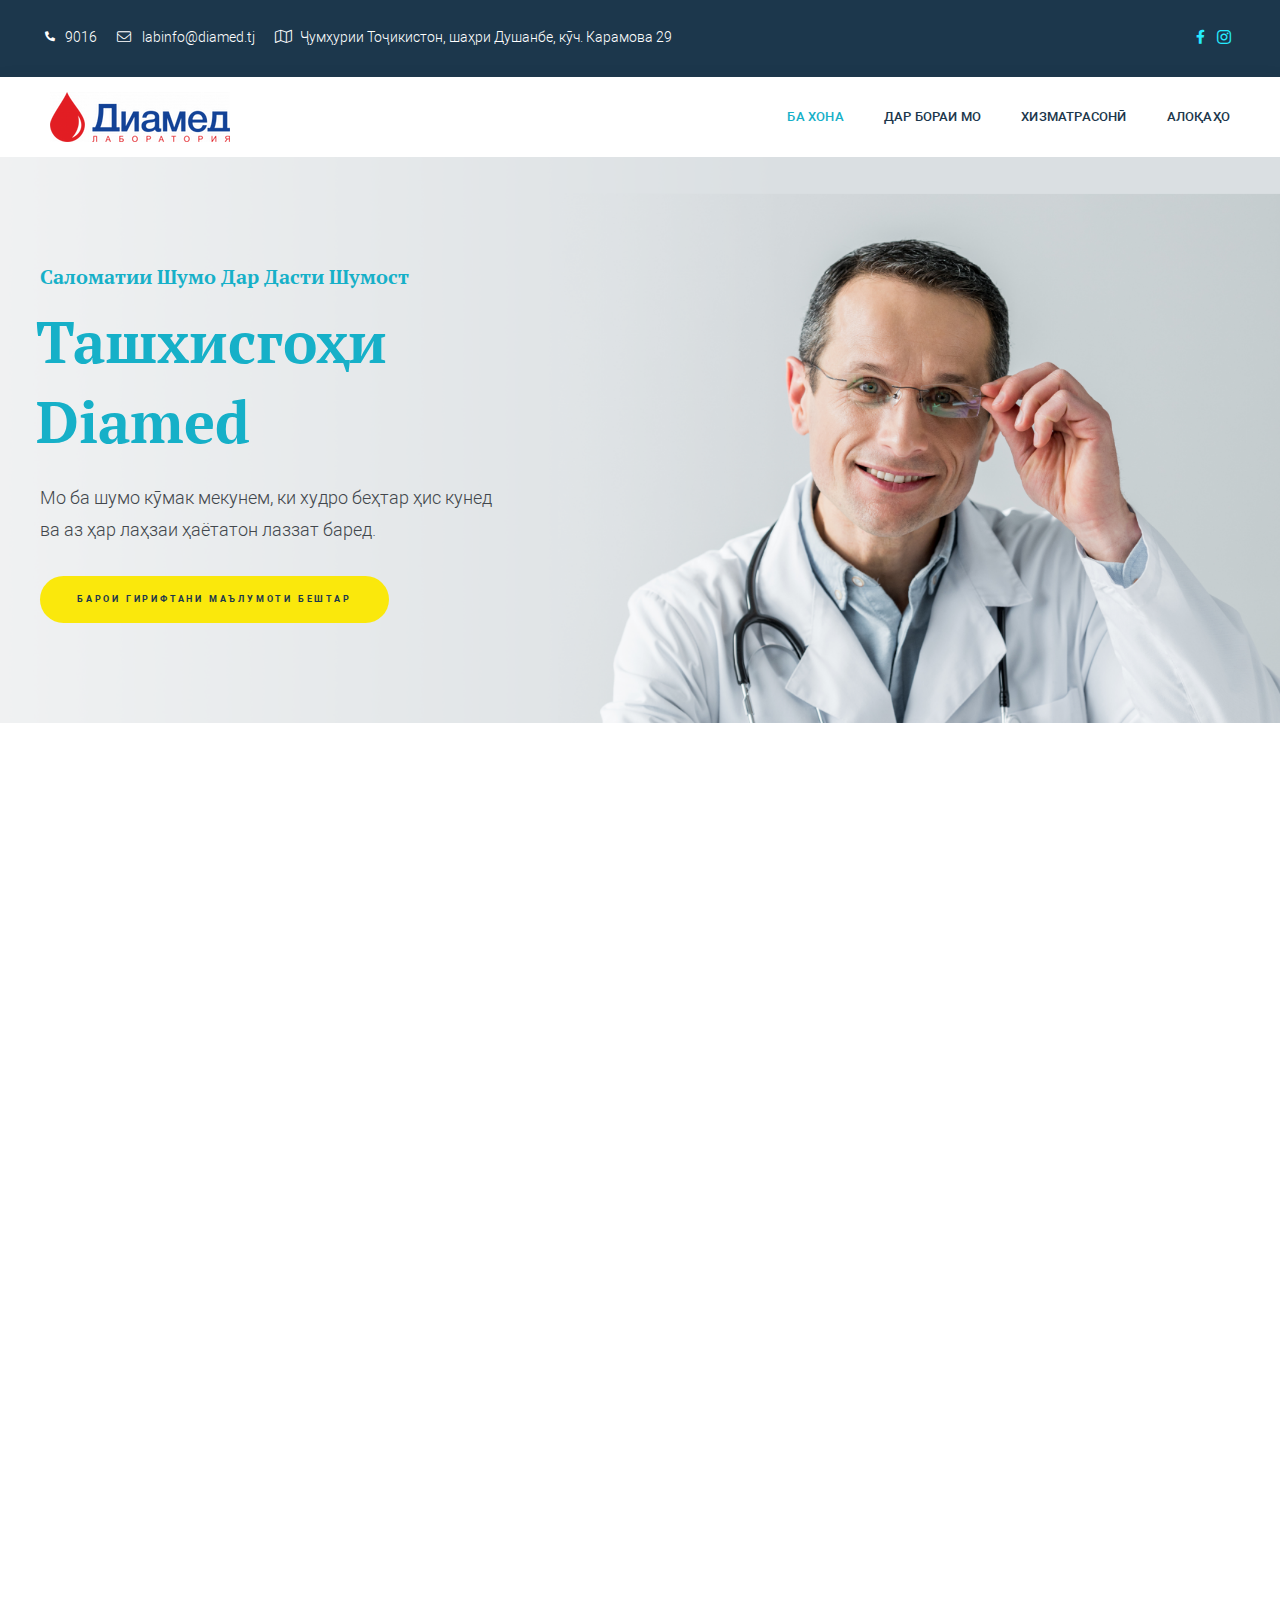
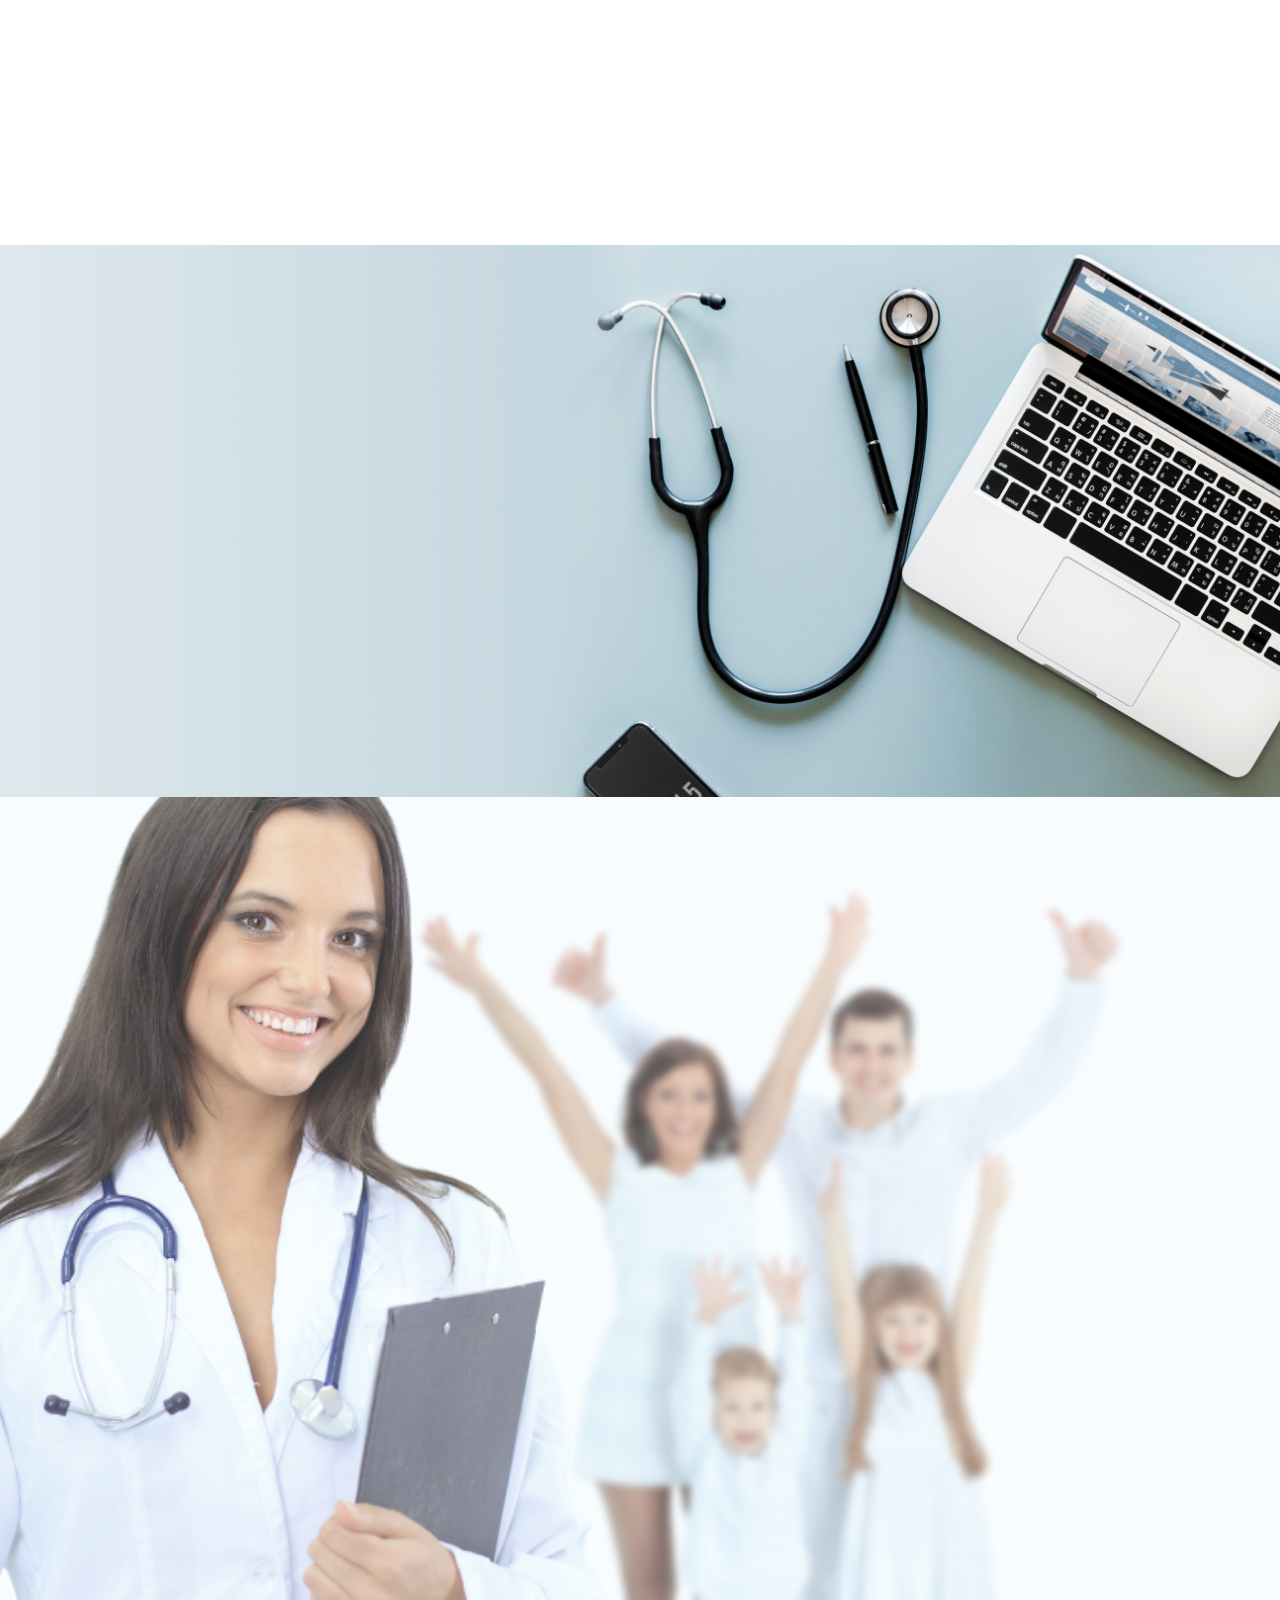
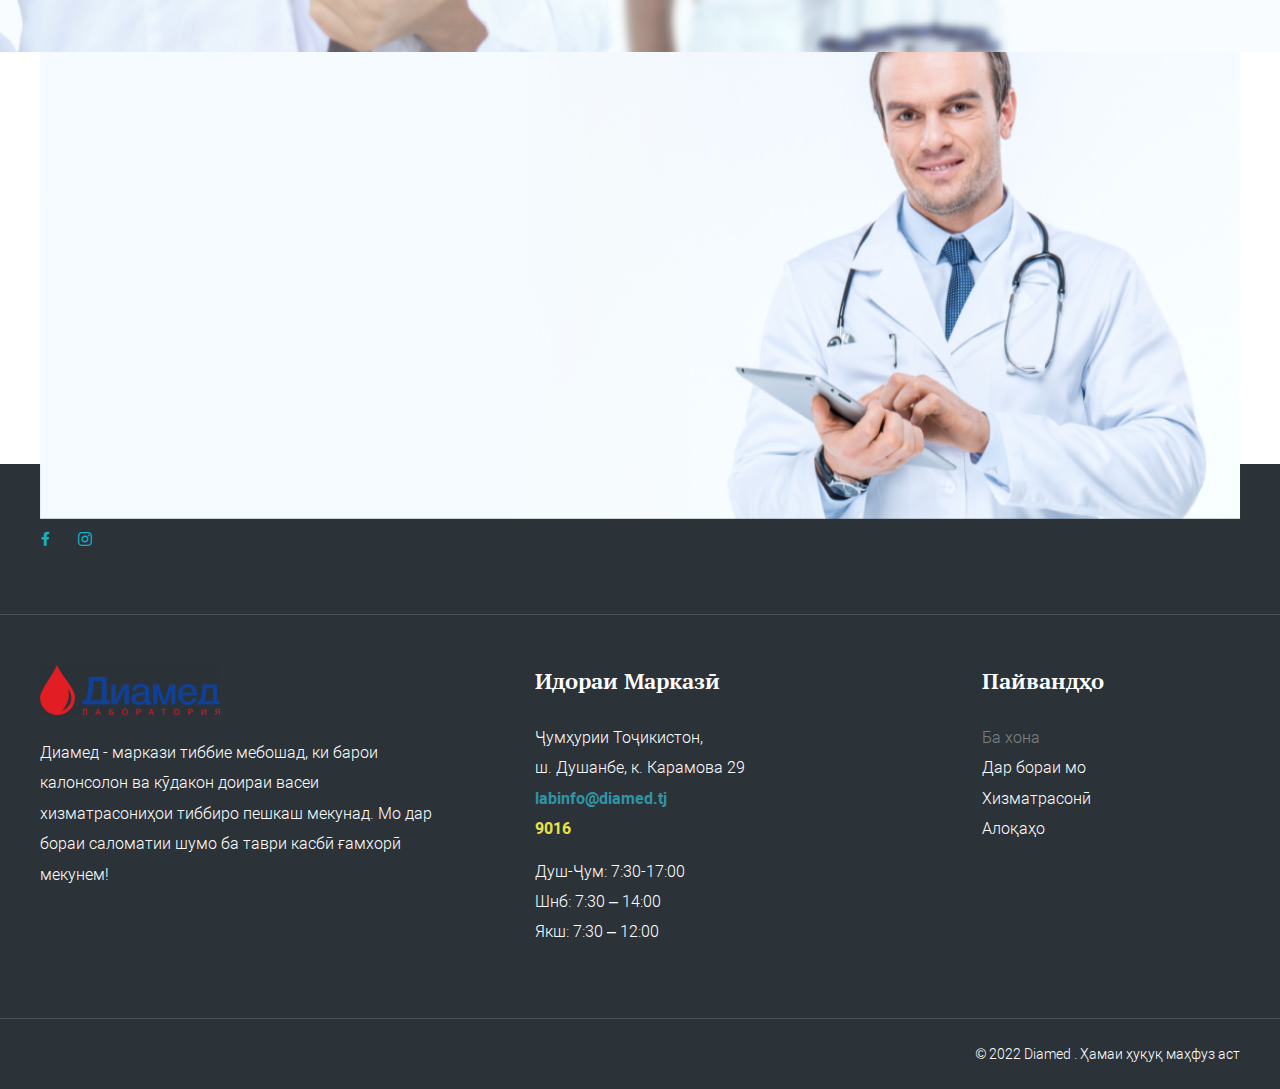
<file: index.html>
<!DOCTYPE html>
<html lang="en">
  <head>
    <meta http-equiv="Content-type" content="text/html;charset=UTF-8" />
    <link rel="shortcut icon" href="./img/ico.svg" type="image/x-icon" />
    <meta
      name="viewport"
      content="width=device-width, initial-scale=1.0, maximum-scale=1.0, user-scalable=0"
    />
    <meta name="format-detection" content="telephone=no" />
    <meta name="robots" content="none" />
    <link rel="stylesheet" href="./css/main.css" />
    <link rel="stylesheet" href="./css/adaptive.css" />
    <link rel="stylesheet" href="./fonts/ptserif.css" />
    <link rel="stylesheet" href="./fonts/roboto.css" />
    <link rel="stylesheet" href="./fonts/fontawesome/css/all.css" />
    <link rel="stylesheet" href="./fonts/fontawesome/css/brands.css" />
    <title>Ташхисгоҳи Диамед | Саҳифаи аслӣ</title>
  </head>
  <body>
    <div class="wrapper">
      <header class="header">
        <div class="header__top-panel">
          <div class="container">
            <div class="top-panel__row">
              <div class="top-panel__body">
                <a href="tel:9016" class="top-panel__contact">9016</a>
                <a href="mailto:labinfo@diamed.tj" class="top-panel__contact"
                  >labinfo@diamed.tj</a
                >
                <p class="top-panel__contact">
                  Ҷумҳурии Тоҷикистон, шаҳри Душанбе, кӯч. Карамова 29
                </p>
              </div>
              <div class="top-panel__social-media">
                <a
                  href="https://www.facebook.com/diamedlaboratory/"
                  class="top-panel__ic"
                ></a>
                <a
                  href="https://www.instagram.com/diamedlaboratory/"
                  class="top-panel__ic"
                ></a>
              </div>
            </div>
          </div>
        </div>
        <div class="header__middle-empty" id="empty"></div>
        <div class="header__header-middle" id="navbar">
          <div class="container">
            <div class="header-middle__row">
              <div class="header-middle__image">
                <a href="./index.html"
                  ><img class="logo" src="img/logo.webp" alt=""
                /></a>
              </div>
              <div class="header-middle__body">
                <div class="header-middle__mobile">
                  <i class="fas fa-bars" id="bars"></i>
                  <nav class="header-middle__nav-mobile">
                    <ul class="list">
                      <i class="fas fa-times" id="times"></i>
                      <li>
                        <a href="./index.html" class="nav-active">Ба хона</a>
                      </li>
                      <li>
                        <a href="./pages/about/index.html">Дар бораи мо</a>
                      </li>
                      <li>
                        <a href="./pages/services/index.html">Хизматрасонӣ</a>
                      </li>
                      <li><a href="./pages/contacs/index.html">Алоқаҳо</a></li>
                    </ul>
                  </nav>
                </div>
                <nav class="header-middle__nav">
                  <ul class="list">
                    <li>
                      <a href="./index.html" class="nav-active">Ба хона</a>
                    </li>
                    <li><a href="./pages/about/index.html">Дар бораи мо</a></li>
                    <li>
                      <a href="./pages/services/index.html">Хизматрасонӣ</a>
                    </li>
                    <li><a href="./pages/contacs/index.html">Алоқаҳо</a></li>
                  </ul>
                </nav>
              </div>
            </div>
          </div>
        </div>
        <div class="header__header-main">
          <div class="container">
            <div class="header-main__body _anim-items _anim-no-hide">
              <h2 class="header-main__subtitle _anim-items">
                Саломатии шумо дар дасти шумост
              </h2>
              <h1 class="header-main__title _anim-items">Ташхисгоҳи Diamed</h1>
              <div class="header-main__text _anim-items">
                Мо ба шумо кӯмак мекунем, ки худро беҳтар ҳис кунед<br />
                ва аз ҳар лаҳзаи ҳаётатон лаззат баред.
              </div>
              <div class="anim-link _anim-items">
                <a href="#" class="header-main__btn"
                  >Барои гирифтани маълумоти бештар</a
                >
              </div>
            </div>
          </div>
        </div>
      </header>
      <div class="content">
        <div class="cards-timetable">
          <div class="container">
            <div class="cards-timetable__row">
              <div class="cards-timetable__cards _anim-items _anim-no-hide">
                <div class="cards-timetable__card">
                  <div class="card__body">
                    <div class="item__row">
                      <div class="item__icon ic1"></div>
                      <h2 class="item__title">Маслиҳати</h2>
                      <p class="item__text">Профессионали</p>
                    </div>
                    <div class="item__row-back img-1">
                      <div class="item__row-back-1">
                        <h2 class="item__title-back">Маслиҳати</h2>
                        <p class="item__text-back">Профессионали</p>
                      </div>
                    </div>
                  </div>
                </div>
                <div class="cards-timetable__card">
                  <div class="card__body">
                    <div class="item__row">
                      <div class="item__icon ic2"></div>
                      <h2 class="item__title">Ташхис</h2>
                      <p class="item__text">Натиҷаи дақиқ</p>
                    </div>
                    <div class="item__row-back img-2">
                      <div class="item__row-back-1">
                        <h2 class="item__title-back">Ташхис</h2>
                        <p class="item__text-back">Натиҷаи дақиқ</p>
                      </div>
                    </div>
                  </div>
                </div>
                <div class="cards-timetable__card">
                  <div class="card__body">
                    <div class="item__row">
                      <div class="item__icon ic3"></div>
                      <h2 class="item__title">Табобат</h2>
                      <p class="item__text">Муносибати инфиродӣ</p>
                    </div>
                    <div class="item__row-back img-3">
                      <div class="item__row-back-1">
                        <h2 class="item__title-back">Табобат</h2>
                        <p class="item__text-back">Муносибати инфиродӣ</p>
                      </div>
                    </div>
                  </div>
                </div>
                <div class="cards-timetable__card">
                  <div class="card__body">
                    <div class="item__row">
                      <div class="item__icon ic4"></div>
                      <h2 class="item__title">Нигоҳубини ҳомиладор</h2>
                      <p class="item__text">Бехатар ва эҳтиёткор</p>
                    </div>
                    <div class="item__row-back img-4">
                      <div class="item__row-back-1">
                        <h2 class="item__title-back">Нигоҳубини ҳомиладор</h2>
                        <p class="item__text-back">Бехатар ва эҳтиёткор</p>
                      </div>
                    </div>
                  </div>
                </div>
                <div class="cards-timetable__card">
                  <div class="card__body">
                    <div class="item__row">
                      <div class="item__icon ic5"></div>
                      <h2 class="item__title">Педиатрия</h2>
                      <p class="item__text">Нигохубини кудакон</p>
                    </div>
                    <div class="item__row-back img-5">
                      <div class="item__row-back-1">
                        <h2 class="item__title-back">Педиатрия</h2>
                        <p class="item__text-back">
                          Нигохубини кудакони баландсифат
                        </p>
                      </div>
                    </div>
                  </div>
                </div>
                <div class="cards-timetable__card">
                  <div class="card__body">
                    <div class="item__row">
                      <div class="item__icon ic6"></div>
                      <h2 class="item__title">Онлайн Дастгирӣ</h2>
                      <p class="item__text">24/7</p>
                    </div>
                    <div class="item__row-back img-6">
                      <div class="item__row-back-1">
                        <h2 class="item__title-back">Онлайн Дастгирӣ</h2>
                        <p class="item__text-back">24/7</p>
                      </div>
                    </div>
                  </div>
                </div>
              </div>
              <div
                class="cards-timetable__time-table _anim-items _anim-no-hide"
              >
                <div class="time-table__body">
                  <div class="time-table__row">
                    <h2 class="time-table__subtitle_2">Графики ҳарҳафтаина</h2>
                    <div class="time-table__text">
                      Дар ин ҷо шумо метавонед таъинот таъин кунед, вақти
                      мувофиқро интихоб кунед ва духтури мувофиқро пайдо кунед.
                    </div>
                    <div class="time-table__timetable">
                      <div class="timetable__row">
                        <div class="timetable__daytime">
                          <div class="timetable__day">Душ. - Ҷумъа</div>
                          <div class="timetable__time">7:30 - 17:00</div>
                        </div>
                        <div class="timetable__daytime">
                          <div class="timetable__day">Шанбе</div>
                          <div class="timetable__time">7:30 - 14:00</div>
                        </div>
                        <div class="timetable__daytime">
                          <div class="timetable__day">Якшанбе</div>
                          <div class="timetable__time">7:30 - 12:00</div>
                        </div>
                      </div>
                      <a href="#" class="time-table__btn">Ба мо ташриф оред</a>
                    </div>
                  </div>
                </div>
              </div>
            </div>
          </div>
        </div>
        <div class="health-care">
          <div class="container">
            <div class="health-care__row">
              <div class="health-care__image _anim-items _anim-no-hide">
                <img src="img/Depositphotos_27390647_original.webp" alt="" />
              </div>
              <div class="health-care__body _anim-items _anim-no-hide">
                <div class="health-care__title">Мо таъмин мекунем</div>
                <div class="health-care__title_2">Саломатии хуб</div>
                <p class="health-care__text">
                  Мо хидматҳои ҳамаҷонибаи тиббиро пешниҳод менамоем, то ҳар кас
                  имкони гирифтани ёрии босифатро дошта бошад.
                </p>
                <p class="health-care__text-2">
                  Бартарии клиникӣ, гуногунрангӣ ва дастрасӣ ба технологияҳои
                  инноватсионӣ ҳама аломатҳои таҳсилоти олии тиббӣ дар Diamed
                  мебошанд. Сокинон, ҳамкорон ва кормандони намоёни мо таҷрибаи
                  худро дар Diamed мубодила мекунанд.
                </p>
                <div class="health-care__quote">
                  Мо кӯшиш мекунем, ки ба шумо кӯмак расонем ва хидматҳои
                  босифатро пешкаш кунем.
                </div>
                <a href="#" class="health-care__btn btn">бо мо тамос гиред</a>
              </div>
            </div>
          </div>
        </div>
        <div class="consultation">
          <div class="container">
            <div class="consultation__body _anim-items _anim-no-hide">
              <div class="consultation__title">Машварати онлайн гиред</div>
              <div class="consultation__text">
                Дар аксари ҳолатҳо, машварати аввалия кифоя аст. Дар ҳолатҳои
                мураккабтар, машварати такрорӣ метавонад талаб карда шавад. Шумо
                метавонед дар вақти дилхоҳ ба маркази мо муроҷиат кунед ва
                саволҳои худро диҳед. Намояндаи дастгирии касбии мо бо омодагӣ
                ба саволҳои шумо ҷавоб хоҳад дод.
              </div>
              <div class="consultation__link">
                <a href="tel:9016"
                  >Қадами аввалро барои кӯмак гузоред
                  <div>9016</div></a
                >
              </div>
              <div class="consultation__btn">
                <a href="tel:9016" class="health-care__btn">
                  Бо мо тамос гиред</a
                >
              </div>
            </div>
          </div>
        </div>
        <div class="reviews">
          <div class="container">
            <div class="reviews__row">
              <div class="reviews__body _anim-items _anim-no-hide">
                <div class="reviews__title">
                  Фикру мулоҳизаҳо аз муштариёни мо
                </div>
                <div class="slider">
                  <div class="reviews__slider-body">
                    <div class="reviews__slider">
                      <p class="slider__text">
                        Мо муддати тӯлонӣ аз хидматҳои ширкати "Диамед" истифода
                        мебарем! Хамаи аъзоёни оилаи мо дар ин пункти тиббй
                        хамеша аз муоинаи мунтазам мегузаранд. Кормандони ин ҷо
                        меҳрубон ва хеле бодиққат ҳастанд. Ман хидматҳои Diamed
                        тавсия медиҳам, агар шумо дар бораи саломатии худ
                        ғамхорӣ кунед!
                      </p>
                      <div class="slider__client">
                        <div class="clent__name-city">
                          <div class="client-name">Парвиз Шералиев</div>
                          <div class="client-city">ш. Душанбе</div>
                        </div>
                      </div>
                    </div>
                  </div>
                  <div class="reviews__slider-body">
                    <div class="reviews__slider">
                      <p class="slider__text">
                        Ташхисгоҳи хуб. Ҳамеша аз додани хун метарсидам, боре
                        маро бебарор бурданд, на танҳо дард кард, балки кӯфта
                        ҳам буд. Як дӯстам ба ман маслиҳат дод, ки дар ин ҷо
                        муроҷиат кунам, дар аввал ман худро таранг ҳис кардам,
                        аммо чунин кормандони олиҷаноб ҳастанд, онҳо хеле
                        дӯстона буданд, боодоб фаҳмонданд, ки чӣ кор кунам. Худи
                        раванд умуман бе дард гузашт, ҳамшираи шафқат дасти
                        сабук дошт, ҳама чизро зуд, дақиқ анҷом дод ва ягон
                        кӯфта намонд. Ман шодам. Натичахо сари вакт тайёр
                        шуданд, ба эътимоднокй шубхае набуд. Агар гӯянд, ки боз
                        ин корро кунам, ман ба ин ҷо меоям.
                      </p>
                      <div class="slider__client">
                        <div class="clent__name-city">
                          <div class="client-name">Манижа Асророва</div>
                          <div class="client-city">ш. Душанбе</div>
                        </div>
                      </div>
                    </div>
                  </div>
                  <div class="reviews__slider-body">
                    <div class="reviews__slider">
                      <p class="slider__text">
                        Санҷиши пурраи хун дар ин клиника гузаронида шуд. Нарх
                        писанд омад, натиҷа рӯзи дигар омад. Худи бино тозаю
                        озода, коргарон хушмуомила.
                      </p>
                      <div class="slider__client">
                        <div class="clent__name-city">
                          <div class="client-name">Озода Рахимова</div>
                          <div class="client-city">ш.Душанбе</div>
                        </div>
                      </div>
                    </div>
                  </div>
                </div>
              </div>
            </div>
          </div>
        </div>
        <div class="appointment">
          <div class="container">
            <div class="appointment__container">
              <div class="appointment__row">
                <div class="appointment__form">
                  <div class="form__title _anim-items _anim-no-hide">
                    Барои вохӯрӣ номнавис шавед
                  </div>
                  <form class="form" id="contactForm">
                    <div class="form__name _anim-items _anim-no-hide">
                      <p class="form__text">Номи Пурра</p>
                      <input
                        name="fullName"
                        type="text"
                        id="full-name"
                        required
                      />
                    </div>
                    <div class="form__phone _anim-items _anim-no-hide">
                      <p class="form__text">Рақами мобилӣ</p>
                      <input
                        name="phoneNumber"
                        type="tel"
                        id="telephone"
                        required
                      />
                    </div>
                    <div class="form__btn-anim _anim-items _anim-no-hide">
                      <button type="submit" class="form__btn">
                        ариза фиристед
                      </button>
                    </div>
                  </form>
                </div>
                <div class="appointment__empty"></div>
              </div>
            </div>
          </div>
        </div>
      </div>
      <footer class="footer">
        <div class="footer__footer-top">
          <div class="container">
            <div class="footer-top__links">
              <a
                href="https://www.facebook.com/diamedlaboratory/"
                class="top-panel__ic"
              ></a>
              <a
                href="https://www.instagram.com/diamedlaboratory/"
                class="top-panel__ic"
              ></a>
            </div>
          </div>
        </div>
        <div class="footer__footer-main">
          <div class="container">
            <div class="footer-main__row">
              <div class="footer-main__footer-column">
                <div class="footer-column__body">
                  <div class="footer-column__image">
                    <a href="index.html"
                      ><img class="logo" src="img/inver-logo.webp" alt=""
                    /></a>
                  </div>
                  <div class="footer-column__text">
                    Диамед - маркази тиббие мебошад, ки барои калонсолон ва
                    кӯдакон доираи васеи хизматрасониҳои тиббиро пешкаш мекунад.
                    Мо дар бораи саломатии шумо ба таври касбӣ ғамхорӣ мекунем!
                  </div>
                </div>
              </div>
              <div class="footer-main__footer-column">
                <div class="footer-column__body">
                  <div class="footer-column__title">Идораи Марказӣ</div>
                  <div class="footer-column__text">
                    Ҷумҳурии Тоҷикистон,<br />
                    ш. Душанбе, к. Карамова 29
                  </div>
                  <div class="footer-column__mail">
                    <a href="mailto:labinfo@diamed.tj">labinfo@diamed.tj</a>
                  </div>
                  <div class="footer-column__phone">
                    <a href="tel:9016">9016</a>
                  </div>
                  <div class="footer-column__time-table">
                    <div class="footer-column__text">Душ-Ҷум: 7:30-17:00</div>
                    <!-- Отрефакторить на row -->
                    <div class="footer-column__text">Шнб: 7:30 – 14:00</div>
                    <div class="footer-column__text">Якш: 7:30 – 12:00</div>
                  </div>
                </div>
              </div>
              <div class="footer-main__footer-column">
                <div class="footer-column__body">
                  <div class="footer-column__title">Пайвандҳо</div>
                  <div class="footer-column__links">
                    <div class="column__link link_active">
                      <a href="index.html">Ба хона</a>
                    </div>
                    <div class="column__link">
                      <a href="pages/about/index.html">Дар бораи мо</a>
                    </div>
                    <div class="column__link">
                      <a href="pages/services/index.html">Хизматрасонӣ</a>
                    </div>
                    <div class="column__link">
                      <a href="pages/contacs/index.html">Алоқаҳо</a>
                    </div>
                  </div>
                </div>
              </div>
            </div>
          </div>
        </div>
        <div class="footer-bottom">
          <div class="container">
            <div class="footer-bottom__row">
              <div class="footer-bottom__text">
                © 2022 Diamed . Ҳамаи ҳуқуқ маҳфуз аст
              </div>
            </div>
          </div>
        </div>
      </footer>
    </div>
    <script src="./js/jquery-3.5.1.min.js"></script>
    <script src="./js/slick.min.js"></script>
    <script src="./js/slider.js"></script>
    <script src="./js/main.js"></script>
  </body>
</html>
</file>
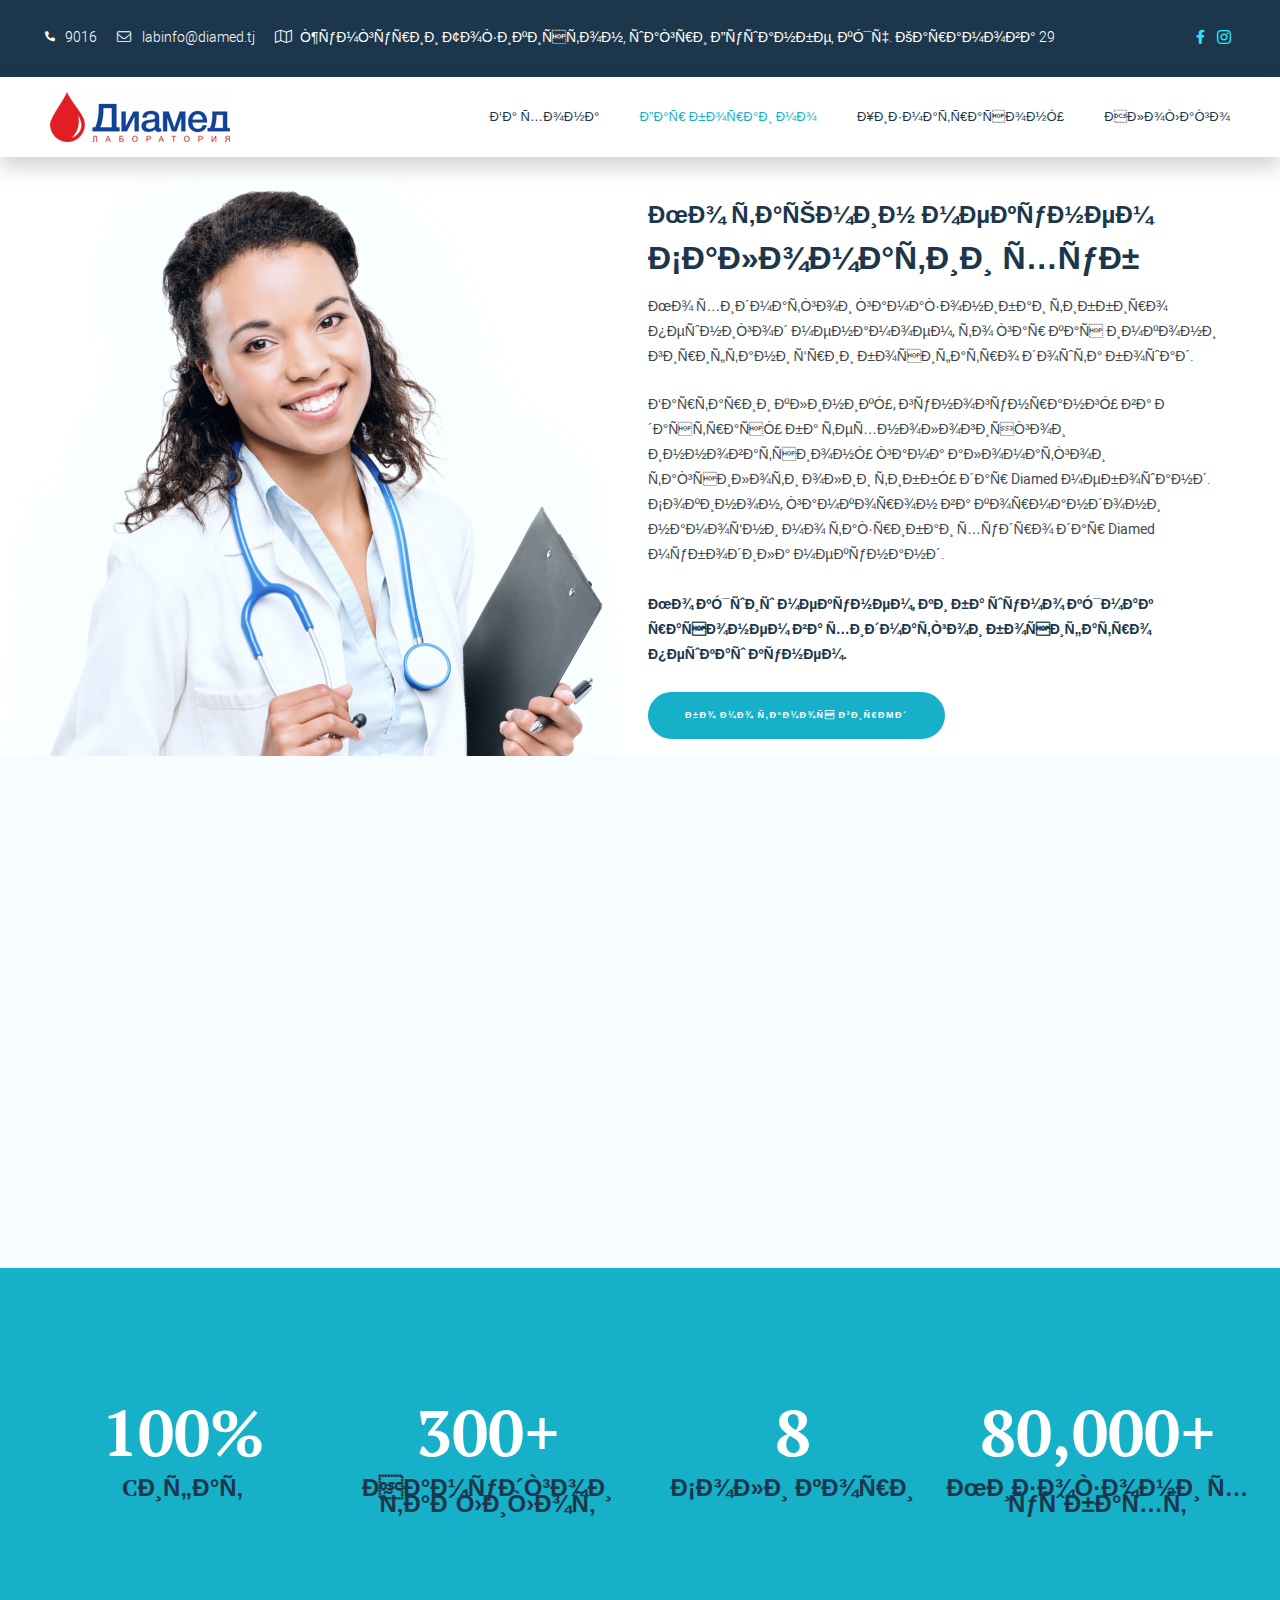
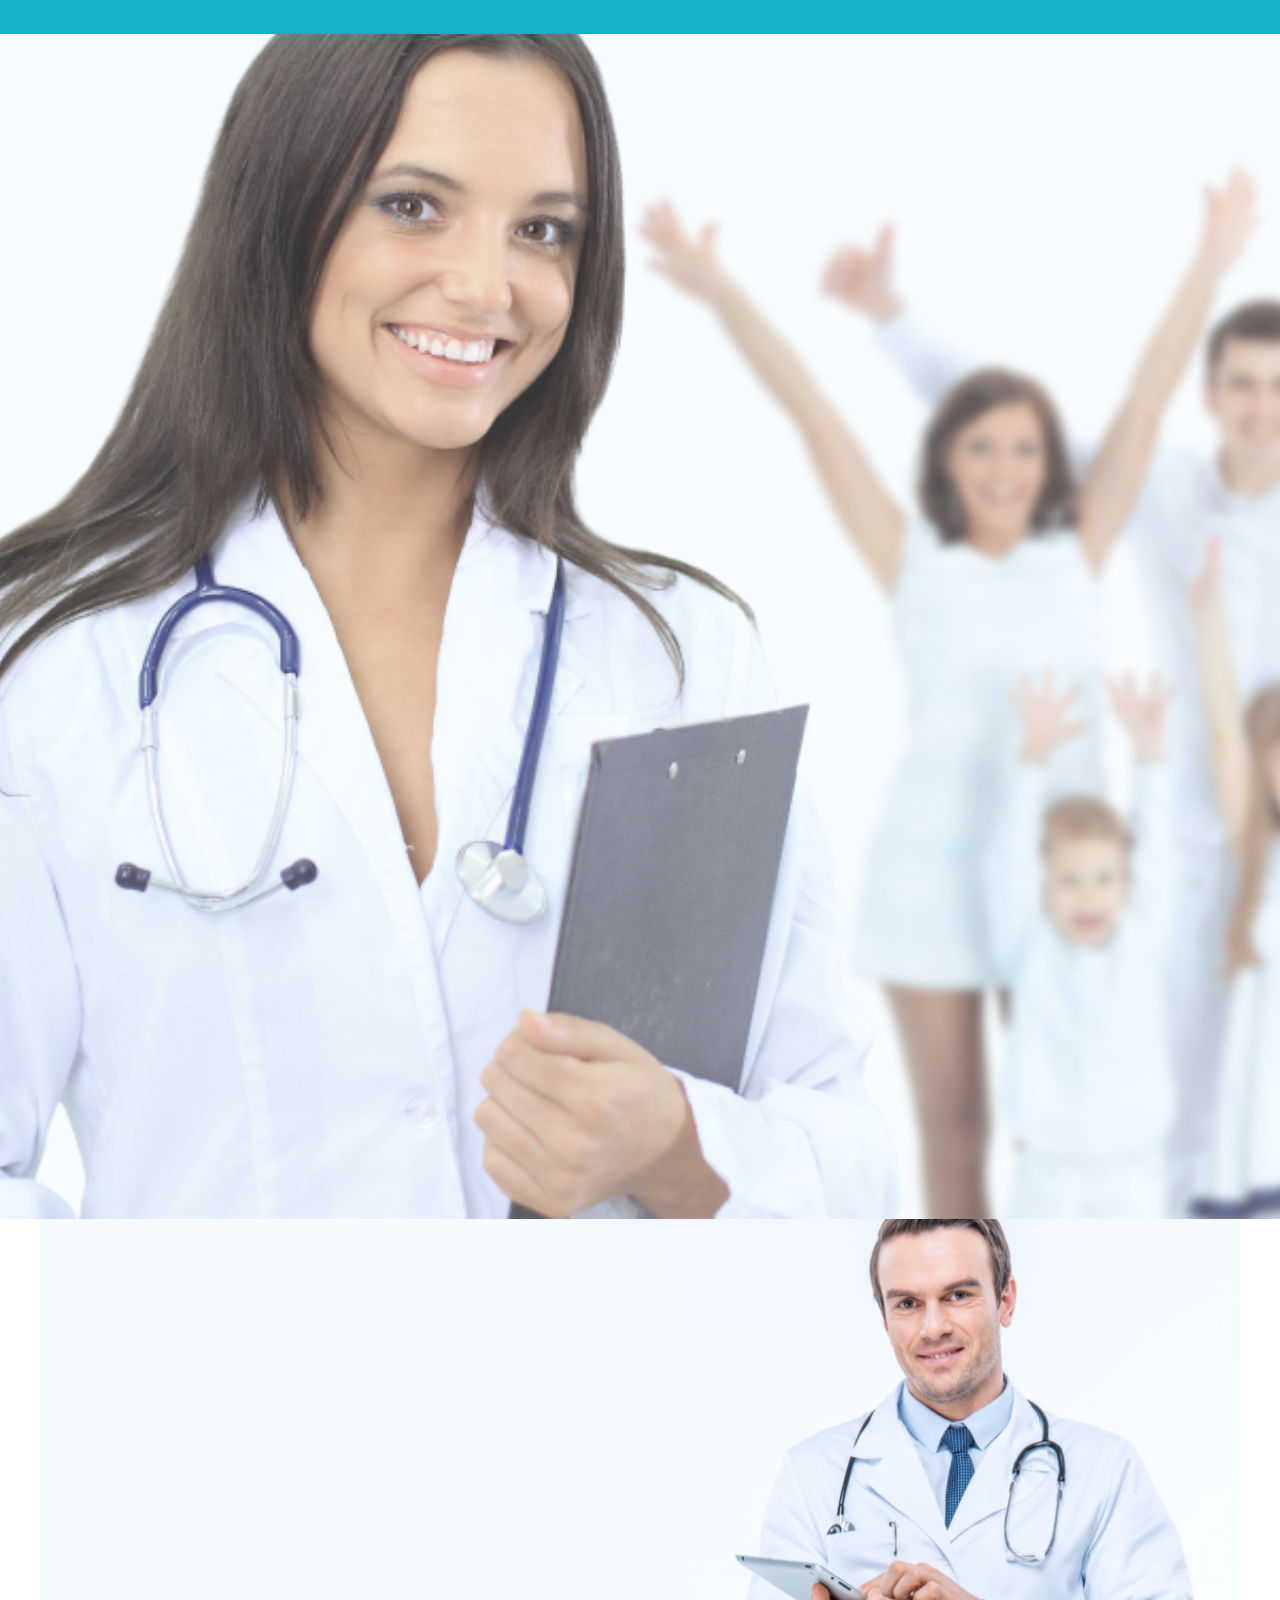
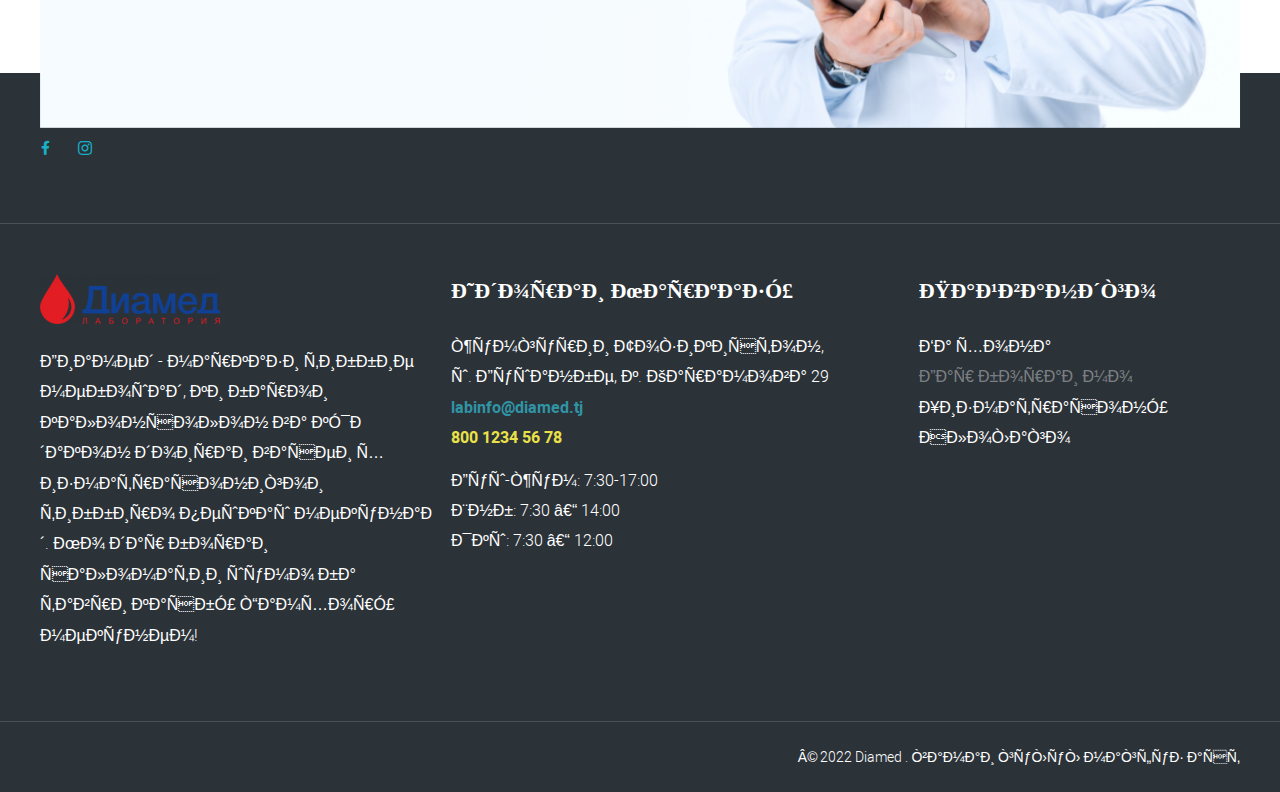
<file: pages/about/index.html>
<!DOCTYPE html>
<html lang="en">
  <head>
    <meta http-equiv="content" content="text/html;charset=UTF-8" />
    <link rel="shortcut icon" href="../../img/ico.svg" type="image/x-icon" />
    <meta
      name="viewport"
      content="width=device-width, initial-scale=1.0, maximum-scale=1.0, user-scalable=0"
    />
    <meta name="format-detection" content="telephone=no" />
    <meta name="robots" content="none" />
    <link rel="stylesheet" href="./css/main.css" />
    <link rel="stylesheet" href="../../css/adaptive.css" />
    <link rel="stylesheet" href="../../fonts/ptserif.css" />
    <link rel="stylesheet" href="../../fonts/roboto.css" />
    <link rel="stylesheet" href="../../fonts/fontawesome/css/all.css" />
    <title>Ташхисгоҳи Диамед | Дар бораи мо</title>
  </head>
  <body>
    <div class="wrapper">
      <header class="header">
        <div class="header__top-panel">
          <div class="container">
            <div class="top-panel__row">
              <div class="top-panel__body">
                <a href="tel:9016" class="top-panel__contact">9016</a>
                <a href="mailto:labinfo@diamed.tj" class="top-panel__contact"
                  >labinfo@diamed.tj</a
                >
                <p class="top-panel__contact">
                  Ҷумҳурии Тоҷикистон, шаҳри Душанбе, кӯч. Карамова 29
                </p>
              </div>
              <div class="top-panel__social-media">
                <a
                  href="https://www.facebook.com/diamedlaboratory/"
                  class="top-panel__ic"
                ></a>
                <a
                  href="https://www.instagram.com/diamedlaboratory/"
                  class="top-panel__ic"
                ></a>
              </div>
            </div>
          </div>
        </div>
        <div class="header__middle-empty" id="empty"></div>
        <div class="header__header-middle" id="navbar">
          <div class="container">
            <div class="header-middle__row">
              <div class="header-middle__image">
                <a href="../../index.html"
                  ><img class="logo" src="../../img/logo.webp" alt=""
                /></a>
              </div>
              <div class="header-middle__body">
                <div class="header-middle__mobile">
                  <i class="fas fa-bars" id="bars"></i>
                  <nav class="header-middle__nav-mobile">
                    <ul class="list">
                      <i class="fas fa-times" id="times"></i>
                      <li><a href="../../index.html">Ба хона</a></li>
                      <li>
                        <a href="../about/index.html" class="nav-active"
                          >Дар бораи мо</a
                        >
                      </li>
                      <li><a href="../services/index.html">Хизматрасонӣ</a></li>
                      <li><a href="../contacs/index.html">Алоқаҳо</a></li>
                    </ul>
                  </nav>
                </div>
                <nav class="header-middle__nav">
                  <ul class="list">
                    <li><a href="../../index.html">Ба хона</a></li>
                    <li>
                      <a href="../about/index.html" class="nav-active"
                        >Дар бораи мо</a
                      >
                    </li>
                    <li><a href="../services/index.html">Хизматрасонӣ</a></li>
                    <li><a href="../contacs/index.html">Алоқаҳо</a></li>
                  </ul>
                </nav>
              </div>
            </div>
          </div>
        </div>
      </header>
      <div class="content">
        <div class="health-care">
          <div class="container">
            <div class="health-care__row">
              <div class="health-care__image _anim-items _anim-no-hide">
                <img
                  src="../../img/Depositphotos_27390647_original.webp"
                  alt=""
                />
              </div>
              <div class="health-care__body _anim-items _anim-no-hide">
                <div class="health-care__title">Мо таъмин мекунем</div>
                <div class="health-care__title_2">Саломатии хуб</div>
                <p class="health-care__text">
                  Мо хидматҳои ҳамаҷонибаи тиббиро пешниҳод менамоем, то ҳар кас
                  имкони гирифтани ёрии босифатро дошта бошад.
                </p>
                <p class="health-care__text-2">
                  Бартарии клиникӣ, гуногунрангӣ ва дастрасӣ ба технологияҳои
                  инноватсионӣ ҳама аломатҳои таҳсилоти олии тиббӣ дар Diamed
                  мебошанд. Сокинон, ҳамкорон ва кормандони намоёни мо таҷрибаи
                  худро дар Diamed мубодила мекунанд.
                </p>
                <div class="health-care__quote">
                  Мо кӯшиш мекунем, ки ба шумо кӯмак расонем ва хидматҳои
                  босифатро пешкаш кунем.
                </div>
                <a href="#" class="health-care__btn btn">бо мо тамос гиред</a>
              </div>
            </div>
          </div>
        </div>
        <div class="quality">
          <div class="container">
            <div class="quality__row">
              <div class="quality__column _anim-items _anim-no-hide">
                <div class="column__body-q">
                  <div class="column__title-q">Сифат ва эътимоднокӣ</div>
                  <div class="column__text-q">
                    Мо ба шумо хидматҳои тиббии касбӣ пешкаш мекунем кадрхои
                    пуртачрибаи мо. Дар клиникаи мо беҳтарин аст тачхизот барои
                    назорат, диагностика ва хатто дастгирии ҳаёт
                  </div>
                </div>
              </div>
              <div class="quality__column _anim-items _anim-no-hide">
                <div class="column__body-q">
                  <div class="column__title-q">Саховат ва эҳтиром</div>
                  <div class="column__text-q">
                    Ҳолати шумо барои мо хеле муҳим аст. Мо истифода мебарем
                    муносибати инфиродӣ ва табобати ҳар як бемори мо бо эхтиром,
                    хохиш ва таклифхои шуморо ба назар гирифта.
                  </div>
                </div>
              </div>
              <div class="quality__column _anim-items _anim-no-hide">
                <div class="column__body-q">
                  <div class="column__title-q">Масъулият</div>
                  <div class="column__text-q">
                    Кормандони мо хеле касбӣ ва ҷавобгӯ мебошанд. Мо дӯст
                    медорем кори мо ва кушиши аз дастамон меомадагиро кардан ки
                    ба шумо хизматрасонй ва табобатро бо сифати баланд расонанд.
                  </div>
                </div>
              </div>
            </div>
          </div>
        </div>
        <div class="numbers">
          <div class="container">
            <div class="numbers__row">
              <div class="numbers__column">
                <div class="number__number">100%</div>
                <div class="number__subtext">Cифат</div>
              </div>
              <div class="numbers__column">
                <div class="number__number">300+</div>
                <div class="number__subtext">Намудҳои тадқиқот</div>
              </div>
              <div class="numbers__column">
                <div class="number__number">8</div>
                <div class="number__subtext">Соли кори</div>
              </div>
              <div class="numbers__column">
                <div class="number__number">80,000+</div>
                <div class="number__subtext">Мизоҷони хушбахт</div>
              </div>
            </div>
          </div>
        </div>
        <div class="reviews">
          <div class="container">
            <div class="reviews__row">
              <div class="reviews__body _anim-items _anim-no-hide">
                <div class="reviews__title">
                  Фикру мулоҳизаҳо аз муштариёни мо
                </div>
                <div class="slider">
                  <div class="reviews__slider-body">
                    <div class="reviews__slider">
                      <p class="slider__text">
                        Мо муддати тӯлонӣ аз хидматҳои ширкати "Диамед" истифода
                        мебарем! Хамаи аъзоёни оилаи мо дар ин пункти тиббй
                        хамеша аз муоинаи мунтазам мегузаранд. Кормандони ин ҷо
                        меҳрубон ва хеле бодиққат ҳастанд. Ман хидматҳои Diamed
                        тавсия медиҳам, агар шумо дар бораи саломатии худ
                        ғамхорӣ кунед!
                      </p>
                      <div class="slider__client">
                        <div class="clent__name-city">
                          <div class="client-name">Парвиз Шералиев</div>
                          <div class="client-city">ш. Душанбе</div>
                        </div>
                      </div>
                    </div>
                  </div>
                  <div class="reviews__slider-body">
                    <div class="reviews__slider">
                      <p class="slider__text">
                        Ташхисгоҳи хуб. Як дӯстам ба ман маслиҳат дод, ки дар ин
                        ҷо муроҷиат кунам, дар аввал ман худро таранг ҳис
                        кардам, аммо чунин кормандони олиҷаноб ҳастанд, онҳо
                        хеле дӯстона буданд, боодоб фаҳмонданд, ки чӣ кор кунам.
                        Худи раванд умуман бе дард гузашт, ҳамшираи шафқат дасти
                        сабук дошт, ҳама чизро зуд, дақиқ анҷом дод ва ягон
                        кӯфта намонд. Ман шодам. Натичахо сари вакт тайёр
                        шуданд, ба эътимоднокй шубхае набуд. Агар гӯянд, ки боз
                        ин корро кунам, ман ба ин ҷо меоям.
                      </p>
                      <div class="slider__client">
                        <div class="clent__name-city">
                          <div class="client-name">Манижа Асророва</div>
                          <div class="client-city">ш. Душанбе</div>
                        </div>
                      </div>
                    </div>
                  </div>
                  <div class="reviews__slider-body">
                    <div class="reviews__slider">
                      <p class="slider__text">
                        Санҷиши пурраи хун дар ин клиника гузаронида шуд. Нарх
                        писанд омад, натиҷа рӯзи дигар омад. Худи бино тозаю
                        озода, коргарон хушмуомила.
                      </p>
                      <div class="slider__client">
                        <div class="clent__name-city">
                          <div class="client-name">Озода Рахимова</div>
                          <div class="client-city">ш.Душанбе</div>
                        </div>
                      </div>
                    </div>
                  </div>
                </div>
              </div>
            </div>
          </div>
        </div>
        <div class="appointment">
          <div class="container">
            <div class="appointment__container">
              <div class="appointment__row">
                <div class="appointment__form">
                  <div class="form__title _anim-items _anim-no-hide">
                    Барои вохӯрӣ номнавис шавед
                  </div>
                  <form class="form" id="contactForm">
                    <div class="form__name _anim-items _anim-no-hide">
                      <p class="form__text">Номи Пурра</p>
                      <input
                        name="fullName"
                        type="text"
                        id="full-name"
                        required
                      />
                    </div>
                    <div class="form__phone _anim-items _anim-no-hide">
                      <p class="form__text">Рақами мобилӣ</p>
                      <input
                        name="phoneNumber"
                        type="tel"
                        id="telephone"
                        required
                      />
                    </div>
                    <div class="form__btn-anim _anim-items _anim-no-hide">
                      <button type="submit" class="form__btn">
                        ариза фиристед
                      </button>
                    </div>
                  </form>
                </div>
                <div class="appointment__empty"></div>
              </div>
            </div>
          </div>
        </div>
      </div>
      <footer class="footer">
        <div class="footer__footer-top">
          <div class="container">
            <div class="footer-top__links">
              <a
                href="https://www.facebook.com/diamedlaboratory/"
                class="top-panel__ic"
              ></a>
              <a
                href="https://www.instagram.com/diamedlaboratory/"
                class="top-panel__ic"
              ></a>
            </div>
          </div>
        </div>
        <div class="footer__footer-main">
          <div class="container">
            <div class="footer-main__row">
              <div class="footer-main__footer-column">
                <div class="footer-column__body">
                  <div class="footer-column__image">
                    <a href="../../index.html"
                      ><img class="logo" src="../../img/inver-logo.webp" alt=""
                    /></a>
                  </div>
                  <div class="footer-column__text">
                    Диамед - маркази тиббие мебошад, ки барои калонсолон ва
                    кӯдакон доираи васеи хизматрасониҳои тиббиро пешкаш мекунад.
                    Мо дар бораи саломатии шумо ба таври касбӣ ғамхорӣ мекунем!
                  </div>
                </div>
              </div>
              <div class="footer-main__footer-column">
                <div class="footer-column__body">
                  <div class="footer-column__title">Идораи Марказӣ</div>
                  <div class="footer-column__text">
                    Ҷумҳурии Тоҷикистон,<br />
                    ш. Душанбе, к. Карамова 29
                  </div>
                  <div class="footer-column__mail">
                    <a href="mailto:labinfo@diamed.tj">labinfo@diamed.tj</a>
                  </div>
                  <div class="footer-column__phone">
                    <a href="#">800 1234 56 78</a>
                  </div>
                  <div class="footer-column__time-table">
                    <div class="footer-column__text">Душ-Ҷум: 7:30-17:00</div>
                    <!-- Отрефакторить на row -->
                    <div class="footer-column__text">Шнб: 7:30 – 14:00</div>
                    <div class="footer-column__text">Якш: 7:30 – 12:00</div>
                  </div>
                </div>
              </div>
              <div class="footer-main__footer-column">
                <div class="footer-column__body">
                  <div class="footer-column__title">Пайвандҳо</div>
                  <div class="footer-column__links">
                    <div class="column__link">
                      <a href="../../index.html">Ба хона</a>
                    </div>
                    <div class="column__link link_active">
                      <a href="../about/index.html">Дар бораи мо</a>
                    </div>
                    <div class="column__link">
                      <a href="../services/index.html">Хизматрасонӣ</a>
                    </div>
                    <div class="column__link">
                      <a href="../contacs/index.html">Алоқаҳо</a>
                    </div>
                  </div>
                </div>
              </div>
            </div>
          </div>
        </div>
        <div class="footer-bottom">
          <div class="container">
            <div class="footer-bottom__row">
              <div class="footer-bottom__text">
                © 2022 Diamed . Ҳамаи ҳуқуқ маҳфуз аст
              </div>
            </div>
          </div>
        </div>
      </footer>
    </div>
    <script src="../../js/jquery-3.5.1.min.js"></script>
    <script src="../../js/slick.min.js"></script>
    <script src="../../js/slider.js"></script>
    <script src="../../js/main.js"></script>
  </body>
</html>
</file>
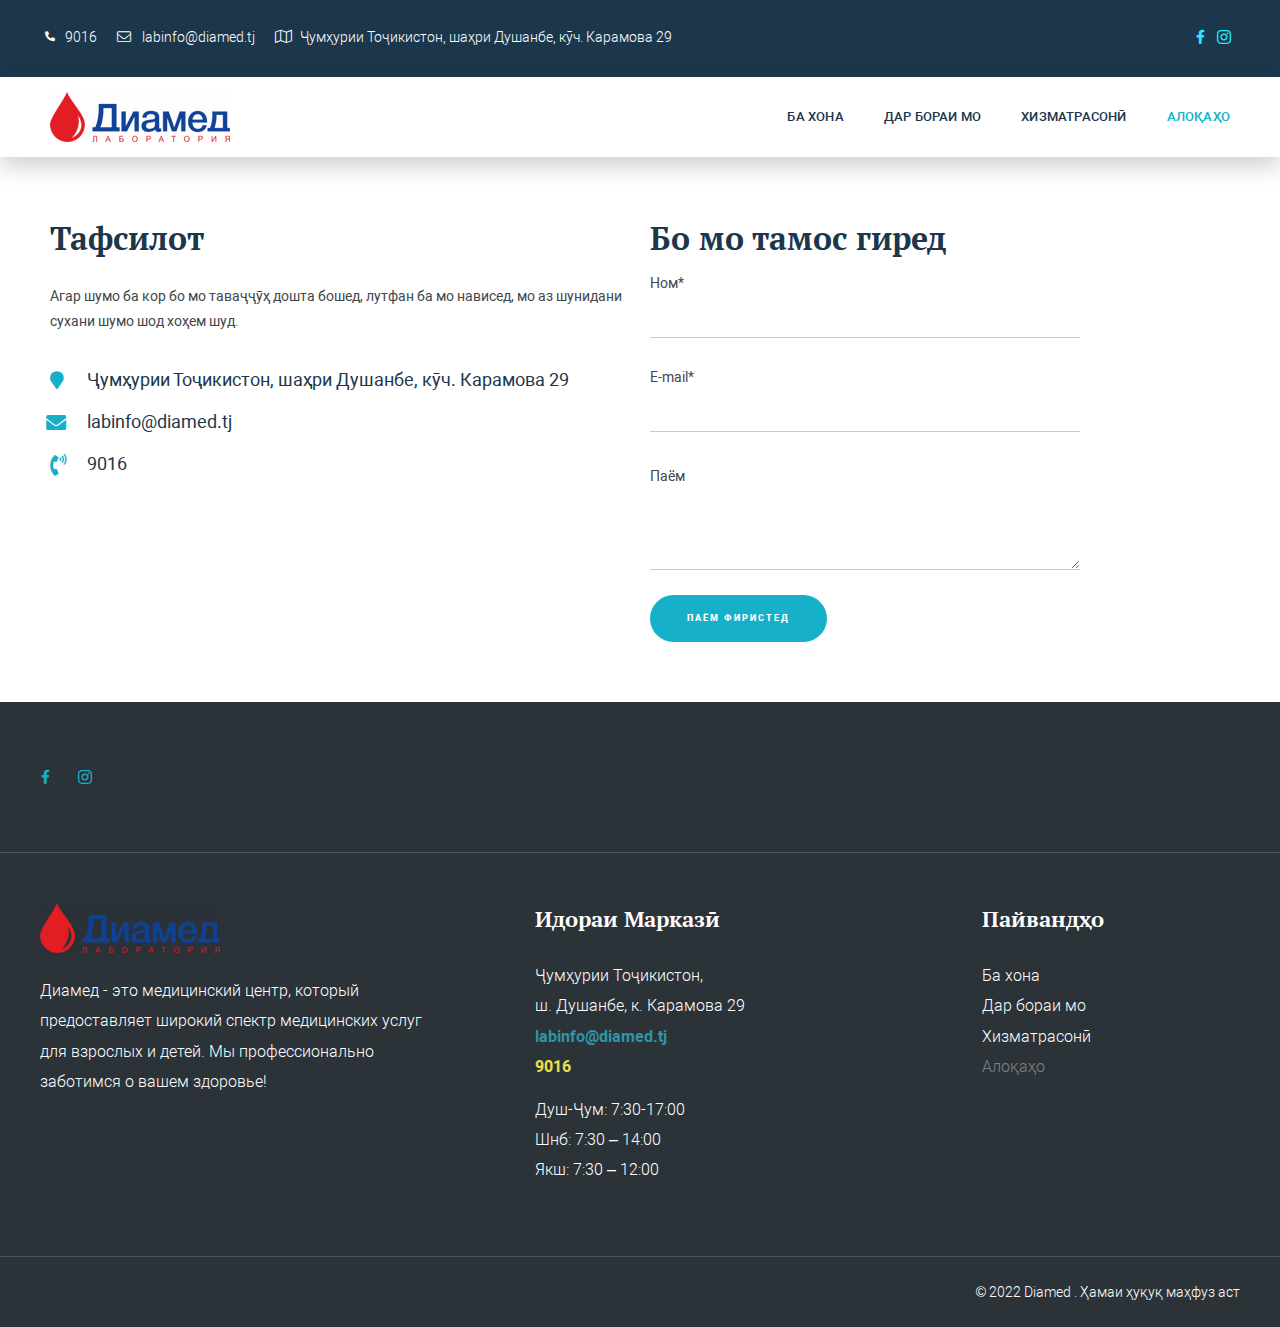
<file: pages/contacs/index.html>
<!DOCTYPE html>
<html lang="en">
  <head>
    <meta http-equiv="Content-type" content="text/html;charset=UTF-8" />
    <link rel="shortcut icon" href="../../img/ico.svg" type="image/x-icon" />
    <meta
      name="viewport"
      content="width=device-width, initial-scale=1.0, maximum-scale=1.0, user-scalable=0"
    />
    <meta name="format-detection" content="telephone=no" />
    <meta name="robots" content="none" />
    <link rel="stylesheet" href="./css/main.css" />
    <link rel="stylesheet" href="../../css/adaptive.css" />
    <link rel="stylesheet" href="../../fonts/ptserif.css" />
    <link rel="stylesheet" href="../../fonts/roboto.css" />
    <link rel="stylesheet" href="../../fonts/fontawesome/css/all.css" />
    <title>Ташхисгоҳи Диамед | Алоқаҳо</title>
  </head>
  <body>
    <div class="wrapper">
      <header class="header">
        <div class="header__top-panel">
          <div class="container">
            <div class="top-panel__row">
              <div class="top-panel__body">
                <a href="tel:9016" class="top-panel__contact">9016</a>
                <a href="mailto:labinfo@diamed.tj" class="top-panel__contact"
                  >labinfo@diamed.tj</a
                >
                <p class="top-panel__contact">
                  Ҷумҳурии Тоҷикистон, шаҳри Душанбе, кӯч. Карамова 29
                </p>
              </div>
              <div class="top-panel__social-media">
                <a
                  href="https://www.facebook.com/diamedlaboratory/"
                  class="top-panel__ic"
                ></a>
                <a
                  href="https://www.instagram.com/diamedlaboratory/"
                  class="top-panel__ic"
                ></a>
              </div>
            </div>
          </div>
        </div>
        <div class="header__middle-empty" id="empty"></div>
        <div class="header__header-middle" id="navbar">
          <div class="container">
            <div class="header-middle__row">
              <div class="header-middle__image">
                <a href="../../index.html"
                  ><img class="logo" src="../../img/logo.webp" alt=""
                /></a>
              </div>
              <div class="header-middle__body">
                <div class="header-middle__mobile">
                  <i class="fas fa-bars" id="bars"></i>
                  <nav class="header-middle__nav-mobile">
                    <ul class="list">
                      <i class="fas fa-times" id="times"></i>
                      <li><a href="../../index.html">Ба хона</a></li>
                      <li><a href="../about/index.html">Дар бораи мо</a></li>
                      <li><a href="../services/index.html">Хизматрасонӣ</a></li>
                      <li>
                        <a href="../contacs/index.html" class="nav-active"
                          >Алоқаҳо</a
                        >
                      </li>
                    </ul>
                  </nav>
                </div>
                <nav class="header-middle__nav">
                  <ul class="list">
                    <li><a href="../../index.html">Ба хона</a></li>
                    <li><a href="../about/index.html">Дар бораи мо</a></li>
                    <li><a href="../services/index.html">Хизматрасонӣ</a></li>
                    <li>
                      <a href="../contacs/index.html" class="nav-active"
                        >Алоқаҳо</a
                      >
                    </li>
                  </ul>
                </nav>
              </div>
            </div>
          </div>
        </div>
      </header>
      <div class="content">
        <div class="forms">
          <div class="container">
            <div class="forms__row">
              <div class="contact">
                <div class="contact__title _anim-items _anim-no-hide">
                  Тафсилот
                </div>
                <div class="contact__text _anim-items _anim-no-hide">
                  Агар шумо ба кор бо мо таваҷҷӯҳ дошта бошед, лутфан ба мо
                  нависед, мо аз шунидани сухани шумо шод хоҳем шуд.
                </div>
                <div class="contact__contacts">
                  <div class="contacts__place _anim-items _anim-no-hide">
                    Ҷумҳурии Тоҷикистон, шаҳри Душанбе, кӯч. Карамова 29
                  </div>
                  <div class="contacts__mail _anim-items _anim-no-hide">
                    <a href="mailto:labinfo@diamed.tj">labinfo@diamed.tj</a>
                  </div>
                  <div class="contacts__phone _anim-items _anim-no-hide">
                    <a href="tel:9016">9016</a>
                  </div>
                </div>
              </div>
              <div class="form _anim-items _anim-no-hide">
                <form id="contactForm">
                  <div class="forms__title _anim-items _anim-no-hide">
                    Бо мо тамос гиред
                  </div>
                  <div class="form__name _anim-items _anim-no-hide">
                    <div class="form__text">Ном*</div>
                    <input name="fullName" type="text" />
                  </div>
                  <div class="form__mail _anim-items _anim-no-hide">
                    <div class="form__text">E-mail*</div>
                    <input name="email" type="text" />
                  </div>
                  <div class="form__message _anim-items _anim-no-hide">
                    <div class="form__text">Паём</div>
                    <textarea name="message" name="text"></textarea>
                  </div>
                  <div class="form__btn-anim _anim-items _anim-no-hide">
                    <button type="submit" class="form__btn">
                      Паём фиристед
                    </button>
                  </div>
                </form>
              </div>
            </div>
          </div>
        </div>
      </div>
      <footer class="footer">
        <div class="footer__footer-top">
          <div class="container">
            <div class="footer-top__links">
              <a
                href="https://www.facebook.com/diamedlaboratory/"
                class="top-panel__ic"
              ></a>
              <a
                href="https://www.instagram.com/diamedlaboratory/"
                class="top-panel__ic"
              ></a>
            </div>
          </div>
        </div>
        <div class="footer__footer-main">
          <div class="container">
            <div class="footer-main__row">
              <div class="footer-main__footer-column">
                <div class="footer-column__body">
                  <div class="footer-column__image">
                    <a href="../../index.html"
                      ><img class="logo" src="../../img/inver-logo.webp" alt=""
                    /></a>
                  </div>
                  <div class="footer-column__text">
                    Диамед - это медицинский центр, который предоставляет
                    широкий спектр медицинских услуг для взрослых и детей. Мы
                    профессионально заботимся о вашем здоровье!
                  </div>
                </div>
              </div>
              <div class="footer-main__footer-column">
                <div class="footer-column__body">
                  <div class="footer-column__title">Идораи Марказӣ</div>
                  <div class="footer-column__text">
                    Ҷумҳурии Тоҷикистон,<br />
                    ш. Душанбе, к. Карамова 29
                  </div>
                  <div class="footer-column__mail">
                    <a href="mailto:labinfo@diamed.tj">labinfo@diamed.tj</a>
                  </div>
                  <div class="footer-column__phone">
                    <a href="tel:9016">9016</a>
                  </div>
                  <div class="footer-column__time-table">
                    <div class="footer-column__text">Душ-Ҷум: 7:30-17:00</div>
                    <!-- Отрефакторить на row -->
                    <div class="footer-column__text">Шнб: 7:30 – 14:00</div>
                    <div class="footer-column__text">Якш: 7:30 – 12:00</div>
                  </div>
                </div>
              </div>
              <div class="footer-main__footer-column">
                <div class="footer-column__body">
                  <div class="footer-column__title">Пайвандҳо</div>
                  <div class="footer-column__links">
                    <div class="column__link">
                      <a href="../../index.html">Ба хона</a>
                    </div>
                    <div class="column__link">
                      <a href="../about/index.html">Дар бораи мо</a>
                    </div>
                    <div class="column__link">
                      <a href="../services/index.html">Хизматрасонӣ</a>
                    </div>
                    <div class="column__link link_active">
                      <a href="../contacs/index.html">Алоқаҳо</a>
                    </div>
                  </div>
                </div>
              </div>
            </div>
          </div>
        </div>
        <div class="footer-bottom">
          <div class="container">
            <div class="footer-bottom__row">
              <div class="footer-bottom__text">
                © 2022 Diamed . Ҳамаи ҳуқуқ маҳфуз аст
              </div>
            </div>
          </div>
        </div>
      </footer>
    </div>
    <script src="../../js/main.js"></script>
  </body>
</html>
</file>
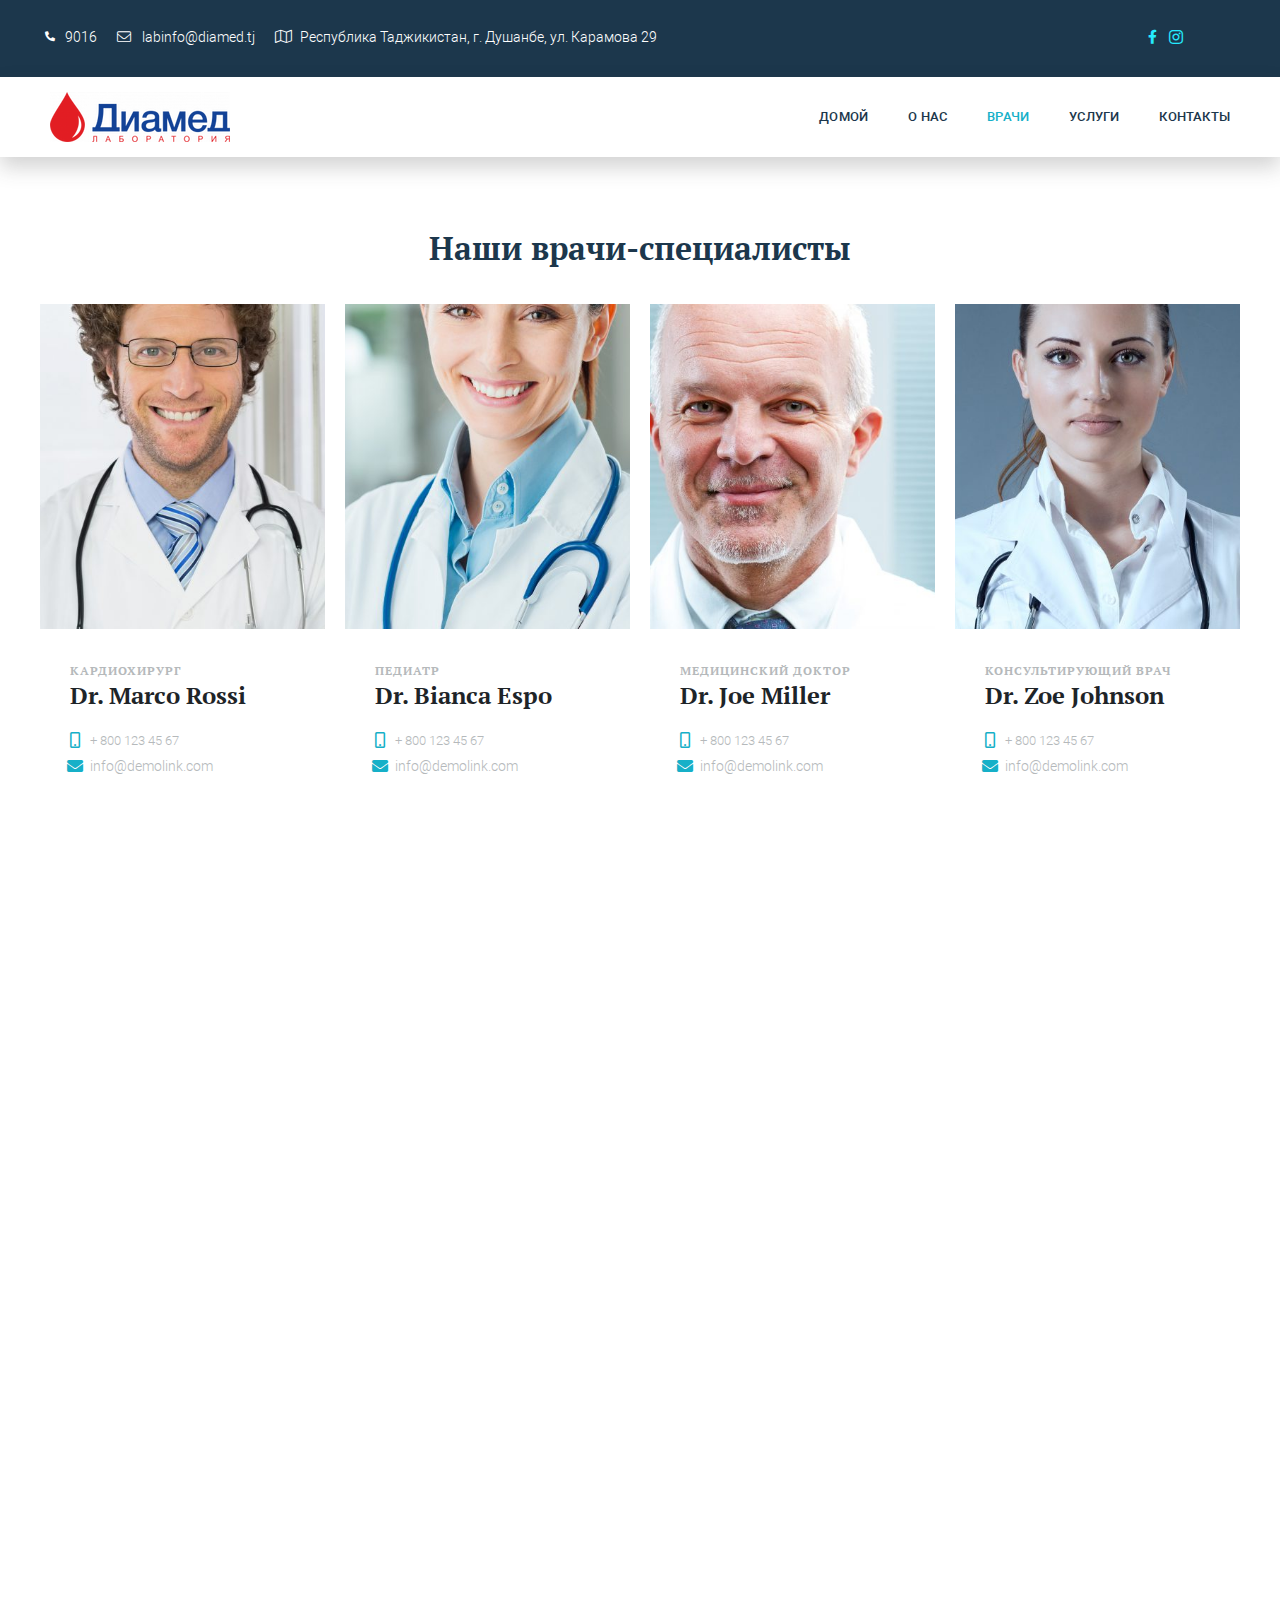
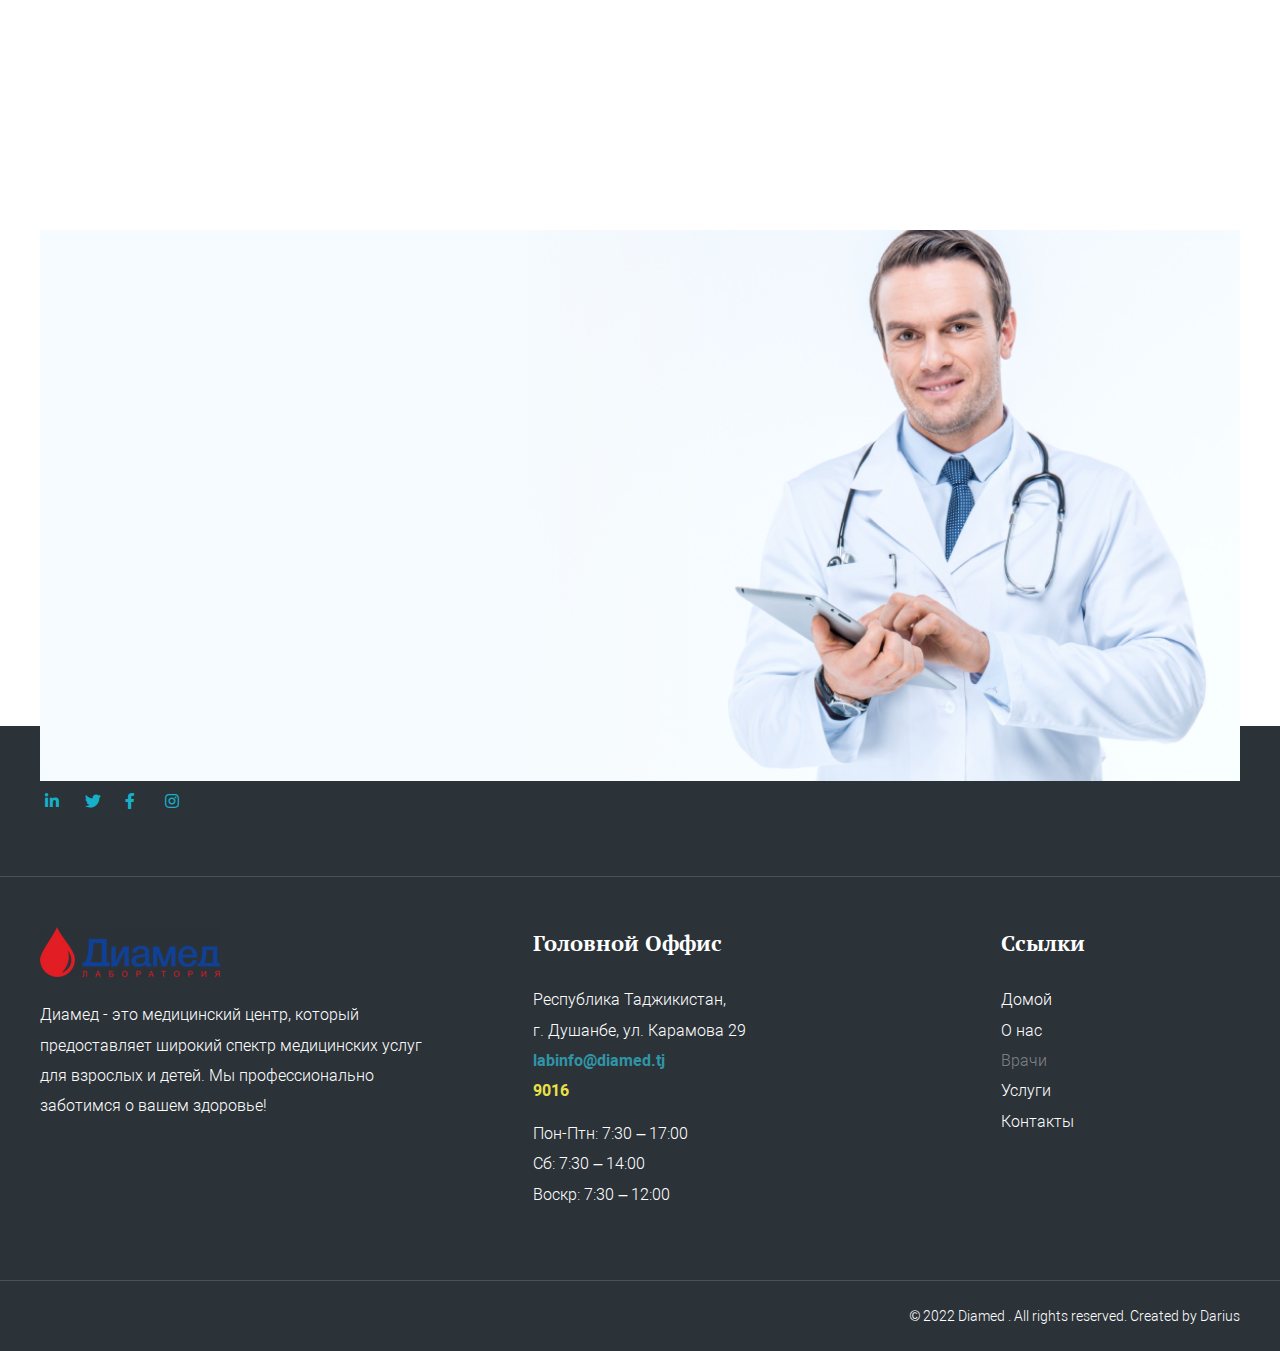
<file: pages/doctors/index.html>
<!DOCTYPE html>
<html lang="en">
  <head>
    <meta http-equiv="Content-type" content="text/html;charset=UTF-8" />
    <meta
      name="viewport"
      content="width=device-width, initial-scale=1.0, maximum-scale=1.0, user-scalable=0"
    />
    <meta name="format-detection" content="telephone=no" />
    <meta name="robots" content="none" />
    <link rel="stylesheet" href="./css/main.css" />
    <link rel="stylesheet" href="../../css/adaptive.css">
    <link rel="stylesheet" href="../../fonts/ptserif.css" />
    <link rel="stylesheet" href="../../fonts/roboto.css" />
    <link rel="stylesheet" href="../../fonts/fontawesome/css/all.css" />
    <title>Лаборатория Диамед | Врачи</title>
  </head>
  <body>
    <div class="wrapper">
      <header class="header">
        <div class="header__top-panel">
          <div class="container">
            <div class="top-panel__row">
              <div class="top-panel__body">
                <a href="tel:9016" class="top-panel__contact">9016</a>
                <a href="mailto:labinfo@diamed.tj" class="top-panel__contact"
                  >labinfo@diamed.tj</a
                >
                <p class="top-panel__contact">
                  Республика Таджикистан, г. Душанбе, ул. Карамова 29
                </p>
              </div>
              <div class="top-panel__social-media">
                <a href="#" class="top-panel__ic"></a>
                <a href="#" class="top-panel__ic"></a>
                <a href="#" class="top-panel__ic"></a>
                <a href="#" class="top-panel__ic"></a>
              </div>
            </div>
          </div>
        </div>
        <div class="header__middle-empty" id="empty"></div>
        <div class="header__header-middle" id="navbar">
          <div class="container">
            <div class="header-middle__row">
              <div class="header-middle__image">
                <a href="../../index.html"
                  ><img class="logo" src="../../img/logo.webp" alt=""
                /></a>
              </div>
              <div class="header-middle__body">
                <div class="header-middle__mobile">
                  <i class="fas fa-bars" id="bars"></i>
                  <nav class="header-middle__nav-mobile">
                    <ul class="list">
                      <i class="fas fa-times" id="times"></i>
                      <li><a href="../../index.html">домой</a></li>
                      <li><a href="../about/index.html">о нас</a></li>
                      <li>
                        <a href="../doctors/index.html" class="nav-active"
                          >врачи</a
                        >
                      </li>
                      <li><a href="../services/index.html">услуги</a></li>
                      <li><a href="../contacs/index.html">контакты</a></li>
                    </ul>
                  </nav>
                </div>
                <nav class="header-middle__nav">
                  <ul class="list">
                    <li><a href="../../index.html">домой</a></li>
                    <li><a href="../about/index.html">о нас</a></li>
                    <li>
                      <a href="../doctors/index.html" class="nav-active"
                        >врачи</a
                      >
                    </li>
                    <li><a href="../services/index.html">услуги</a></li>
                    <li><a href="../contacs/index.html">контакты</a></li>
                  </ul>
                </nav>
              </div>
            </div>
          </div>
        </div>
      </header>
      <div class="content">
        <div class="specialists">
          <div class="container">
            <div class="specialists__title _anim-items _anim-no-hide">
              Наши врачи-специалисты
            </div>
            <div class="specialists__row">
              <div class="specialists__column mb _anim-items _anim-no-hide">
                <div class="column__body">
                  <div class="column__row">
                    <div class="column__image">
                      <img src="../Source/team/team-8-770x460.jpg" alt="" />
                    </div>
                    <div class="column__information">
                      <div class="column__special">КАРДИОХИРУРГ</div>
                      <h2 class="column__name">
                        <a href="#">Dr. Marco Rossi</a>
                      </h2>
                      <a href="#" class="column__phone">+ 800 123 45 67</a>
                      <a href="#" class="column__mail">info@demolink.com</a>
                    </div>
                  </div>
                </div>
              </div>
              <div class="specialists__column mb _anim-items _anim-no-hide">
                <div class="column__body">
                  <div class="column__row">
                    <div class="column__image">
                      <img src="../Source/team/team-7-770x460.jpg" alt="" />
                    </div>
                    <div class="column__information">
                      <div class="column__special">ПЕДИАТР</div>
                      <h2 class="column__name">
                        <a href="#">Dr. Bianca Espo</a>
                      </h2>
                      <a href="#" class="column__phone">+ 800 123 45 67</a>
                      <a href="#" class="column__mail">info@demolink.com</a>
                    </div>
                  </div>
                </div>
              </div>
              <div class="specialists__column mb _anim-items _anim-no-hide">
                <div class="column__body">
                  <div class="column__row">
                    <div class="column__image">
                      <img src="../Source/team/team-6-770x460.jpg" alt="" />
                    </div>
                    <div class="column__information">
                      <div class="column__special">МЕДИЦИНСКИЙ ДОКТОР</div>
                      <h2 class="column__name">
                        <a href="#">Dr. Joe Miller</a>
                      </h2>
                      <a href="#" class="column__phone">+ 800 123 45 67</a>
                      <a href="#" class="column__mail">info@demolink.com</a>
                    </div>
                  </div>
                </div>
              </div>
              <div class="specialists__column mb _anim-items _anim-no-hide">
                <div class="column__body">
                  <div class="column__row">
                    <div class="column__image">
                      <img src="../Source/team/team-5-770x460.jpg" alt="" />
                    </div>
                    <div class="column__information">
                      <div class="column__special">КОНСУЛЬТИРУЮЩИЙ ВРАЧ</div>
                      <h2 class="column__name">
                        <a href="#">Dr. Zoe Johnson</a>
                      </h2>
                      <a href="#" class="column__phone">+ 800 123 45 67</a>
                      <a href="#" class="column__mail">info@demolink.com</a>
                    </div>
                  </div>
                </div>
              </div>
              <div class="specialists__column md _anim-items _anim-no-hide">
                <div class="column__body">
                  <div class="column__row">
                    <div class="column__image">
                      <img src="../../img/team-1-400x400.jpg" alt="" />
                    </div>
                    <div class="column__information">
                      <div class="column__special">КОНСУЛЬТИРУЮЩИЙ ВРАЧ</div>
                      <h2 class="column__name">
                        <a href="#">Dr. Sarah Johnson</a>
                      </h2>
                      <a href="#" class="column__phone">+ 800 123 45 67</a>
                      <a href="#" class="column__mail">info@demolink.com</a>
                    </div>
                  </div>
                </div>
              </div>
              <div class="specialists__column md _anim-items _anim-no-hide">
                <div class="column__body">
                  <div class="column__row">
                    <div class="column__image">
                      <img src="../../img/team-2-450x450.jpg" alt="" />
                    </div>
                    <div class="column__information">
                      <div class="column__special">СТОМАТОЛОГ</div>
                      <h2 class="column__name">
                        <a href="#">Dr. Greg House</a>
                      </h2>
                      <p href="#" class="column__phone">МЕДИЦИНСКИЙ ДОКТОР</p>
                      <a href="#" class="column__mail">info@demolink.com</a>
                    </div>
                  </div>
                </div>
              </div>
              <div class="specialists__column md _anim-items _anim-no-hide">
                <div class="column__body">
                  <div class="column__row">
                    <div class="column__image">
                      <img src="../../img/team-3-300x300.jpg" alt="" />
                    </div>
                    <div class="column__information">
                      <div class="column__special">ПЕДИАТР</div>
                      <h2 class="column__name">
                        <a href="#">Dr. Marta Stewart</a>
                      </h2>
                      <a href="#" class="column__phone">+ 800 123 45 67</a>
                      <a href="#" class="column__mail">info@demolink.com</a>
                    </div>
                  </div>
                </div>
              </div>
              <div class="specialists__column md _anim-items _anim-no-hide">
                <div class="column__body">
                  <div class="column__row">
                    <div class="column__image">
                      <img src="../../img/team-4-300x300.jpg" alt="" />
                    </div>
                    <div class="column__information">
                      <div class="column__special">Кардиохирург</div>
                      <h2 class="column__name">
                        <a href="#">Dr. Marco Rossi</a>
                      </h2>
                      <a href="#" class="column__phone">+ 800 123 45 67</a>
                      <a href="#" class="column__mail">info@demolink.com</a>
                    </div>
                  </div>
                </div>
              </div>
            </div>
          </div>
        </div>
        <div class="diplomas">
          <div class="container">
            <div class="diplomas__title _anim-items _anim-no-hide">
              Дипломы и сертификаты наших врачей
            </div>
            <div class="diplomas__row">
              <div class="diplomas__img _anim-items _anim-no-hide">
                <img src="../about/img/certificate.png" alt="" />
              </div>
              <div class="diplomas__img _anim-items _anim-no-hide">
                <img src="../about/img/certificate-1.webp" alt="" />
              </div>
              <div class="diplomas__img _anim-items _anim-no-hide">
                <img src="../about/img/certificate-2.webp" alt="" />
              </div>
              <div class="diplomas__img _anim-items _anim-no-hide">
                <img src="../about/img/certificate-3.webp" alt="" />
              </div>
            </div>
          </div>
        </div>
        <div class="appointment">
          <div class="container">
            <div class="appointment__container">
              <div class="appointment__row">
                <div class="appointment__form">
                  <div class="form__title _anim-items _anim-no-hide">
                    Запишитесь на прием
                  </div>
                  <form action="post" class="form">
                    <div class="form__department _anim-items _anim-no-hide">
                      <p class="form__text">Выберите отдел</p>
                      <input type="text" />
                    </div>
                    <div class="form__name _anim-items _anim-no-hide">
                      <p class="form__text">Ф.И.О</p>
                      <input type="text" />
                    </div>
                    <div class="form__phone _anim-items _anim-no-hide">
                      <p class="form__text">Номер Телефона</p>
                      <input type="tel" />
                    </div>
                    <div class="form__btn-anim _anim-items _anim-no-hide">
                      <a href="#" class="form__btn">отправить заявку</a>
                    </div>
                  </form>
                </div>
                <div class="appointment__empty"></div>
              </div>
            </div>
          </div>
        </div>
      </div>
      <footer class="footer">
        <div class="footer__footer-top">
          <div class="container">
            <div class="footer-top__links">
              <a href="#" class="link"></a>
              <a href="#" class="link"></a>
              <a href="#" class="link"></a>
              <a href="#" class="link"></a>
            </div>
          </div>
        </div>
        <div class="footer__footer-main">
          <div class="container">
            <div class="footer-main__row">
              <div class="footer-main__footer-column">
                <div class="footer-column__body">
                  <div class="footer-column__image">
                    <a href="../../index.html"
                      ><img class="logo" src="../../img/inver-logo.webp" alt=""
                    /></a>
                  </div>
                  <div class="footer-column__text">
                    Диамед - это медицинский центр, который предоставляет
                    широкий спектр медицинских услуг для взрослых и детей. Мы
                    профессионально заботимся о вашем здоровье!
                  </div>
                </div>
              </div>
              <div class="footer-main__footer-column">
                <div class="footer-column__body">
                  <div class="footer-column__title">Головной Оффис</div>
                  <div class="footer-column__text">
                    Республика Таджикистан,<br />
                    г. Душанбе, ул. Карамова 29
                  </div>
                  <div class="footer-column__mail">
                    <a href="mailto:labinfo@diamed.tj">labinfo@diamed.tj</a>
                  </div>
                  <div class="footer-column__phone">
                    <a href="tel:9016">9016</a>
                  </div>
                  <div class="footer-column__time-table">
                    <div class="footer-column__text">Пон-Птн: 7:30 – 17:00</div>
                    <div class="footer-column__text">Сб: 7:30 – 14:00</div>
                    <div class="footer-column__text">Воскр: 7:30 – 12:00</div>
                  </div>
                </div>
              </div>
              <div class="footer-main__footer-column">
                <div class="footer-column__body">
                  <div class="footer-column__title">Ссылки</div>
                  <div class="footer-column__links">
                    <div class="column__link">
                      <a href="../../index.html">Домой</a>
                    </div>
                    <div class="column__link">
                      <a href="../about/index.html">О нас</a>
                    </div>
                    <div class="column__link link_active">
                      <a href="../doctors/index.html">Врачи</a>
                    </div>
                    <div class="column__link">
                      <a href="../services/index.html">Услуги</a>
                    </div>
                    <div class="column__link">
                      <a href="../contacs/index.html">Контакты</a>
                    </div>
                  </div>
                </div>
              </div>
            </div>
          </div>
        </div>
        <div class="footer-bottom">
          <div class="container">
            <div class="footer-bottom__row">
              <div class="footer-bottom__text">
                © 2022 Diamed . All rights reserved. Created by Darius
              </div>
            </div>
          </div>
        </div>
      </footer>
    </div>
    <script src="../../js/main.js"></script>
  </body>
</html>
</file>
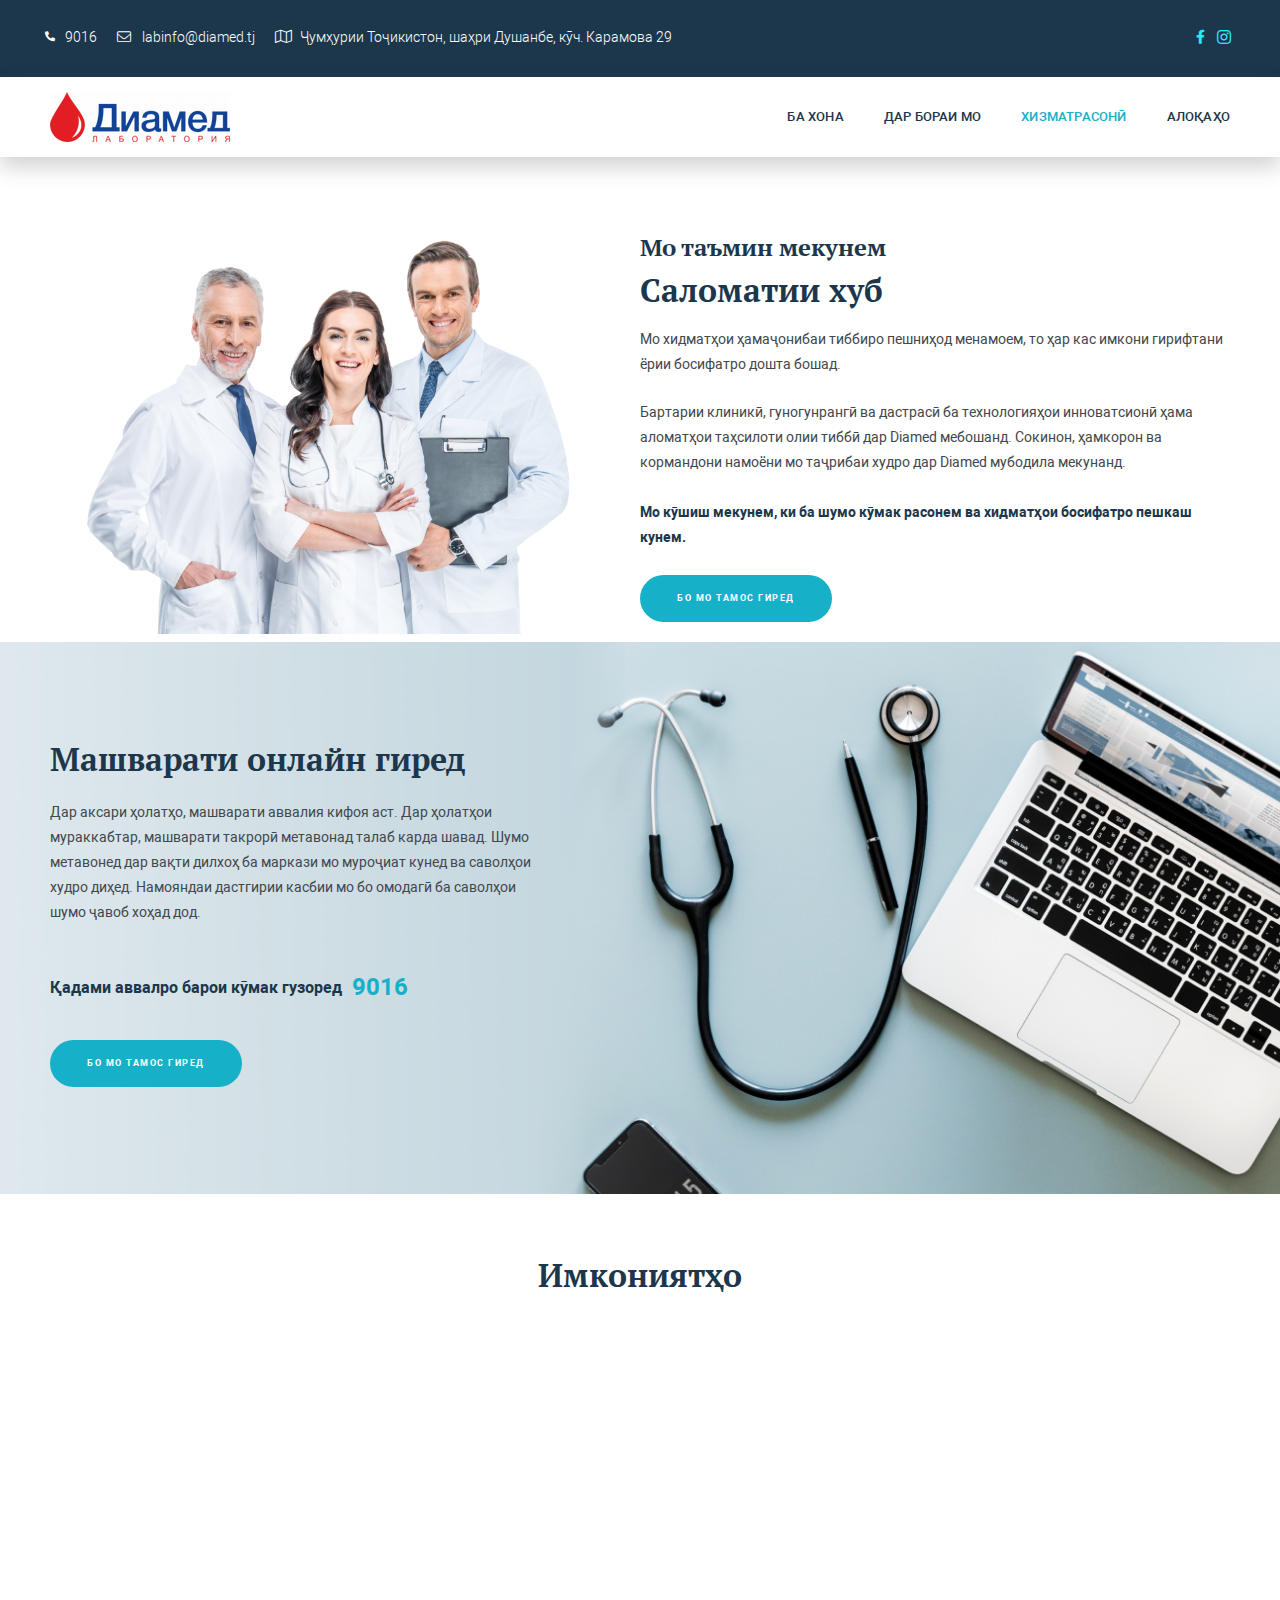
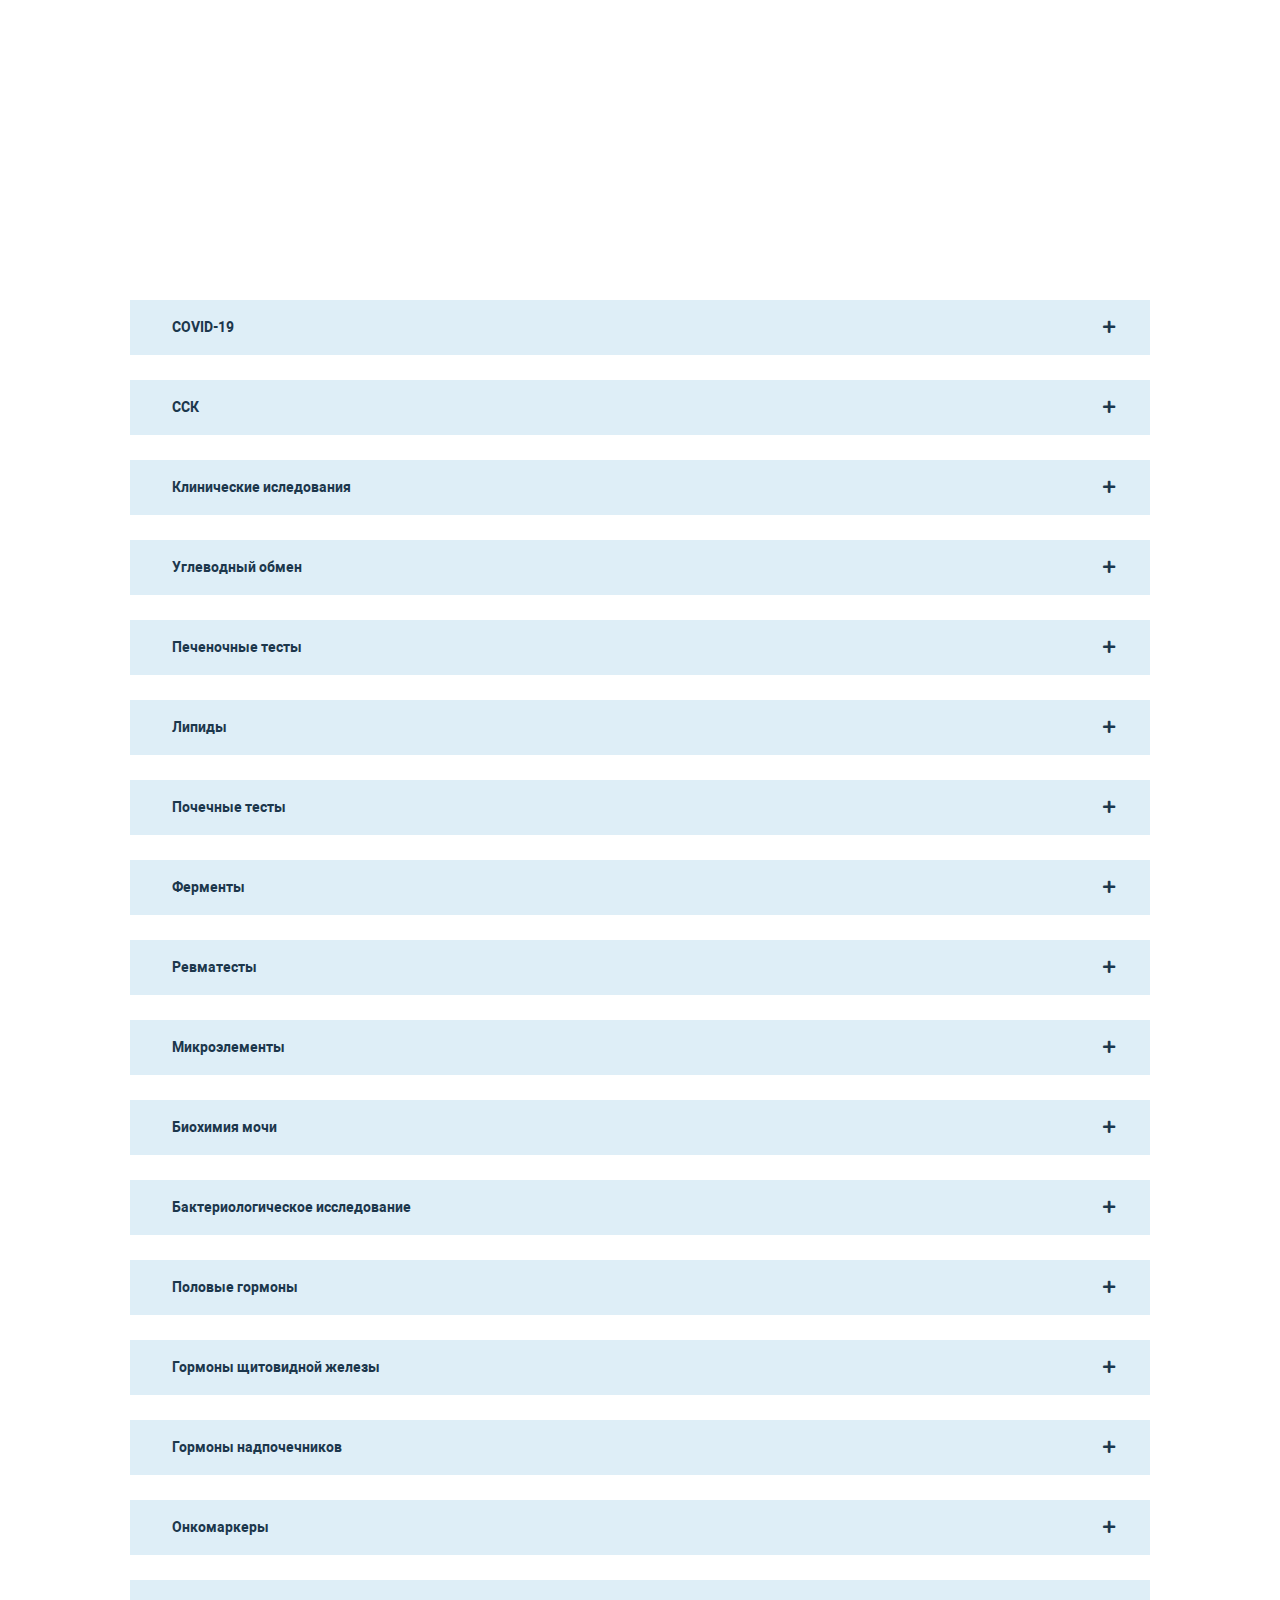
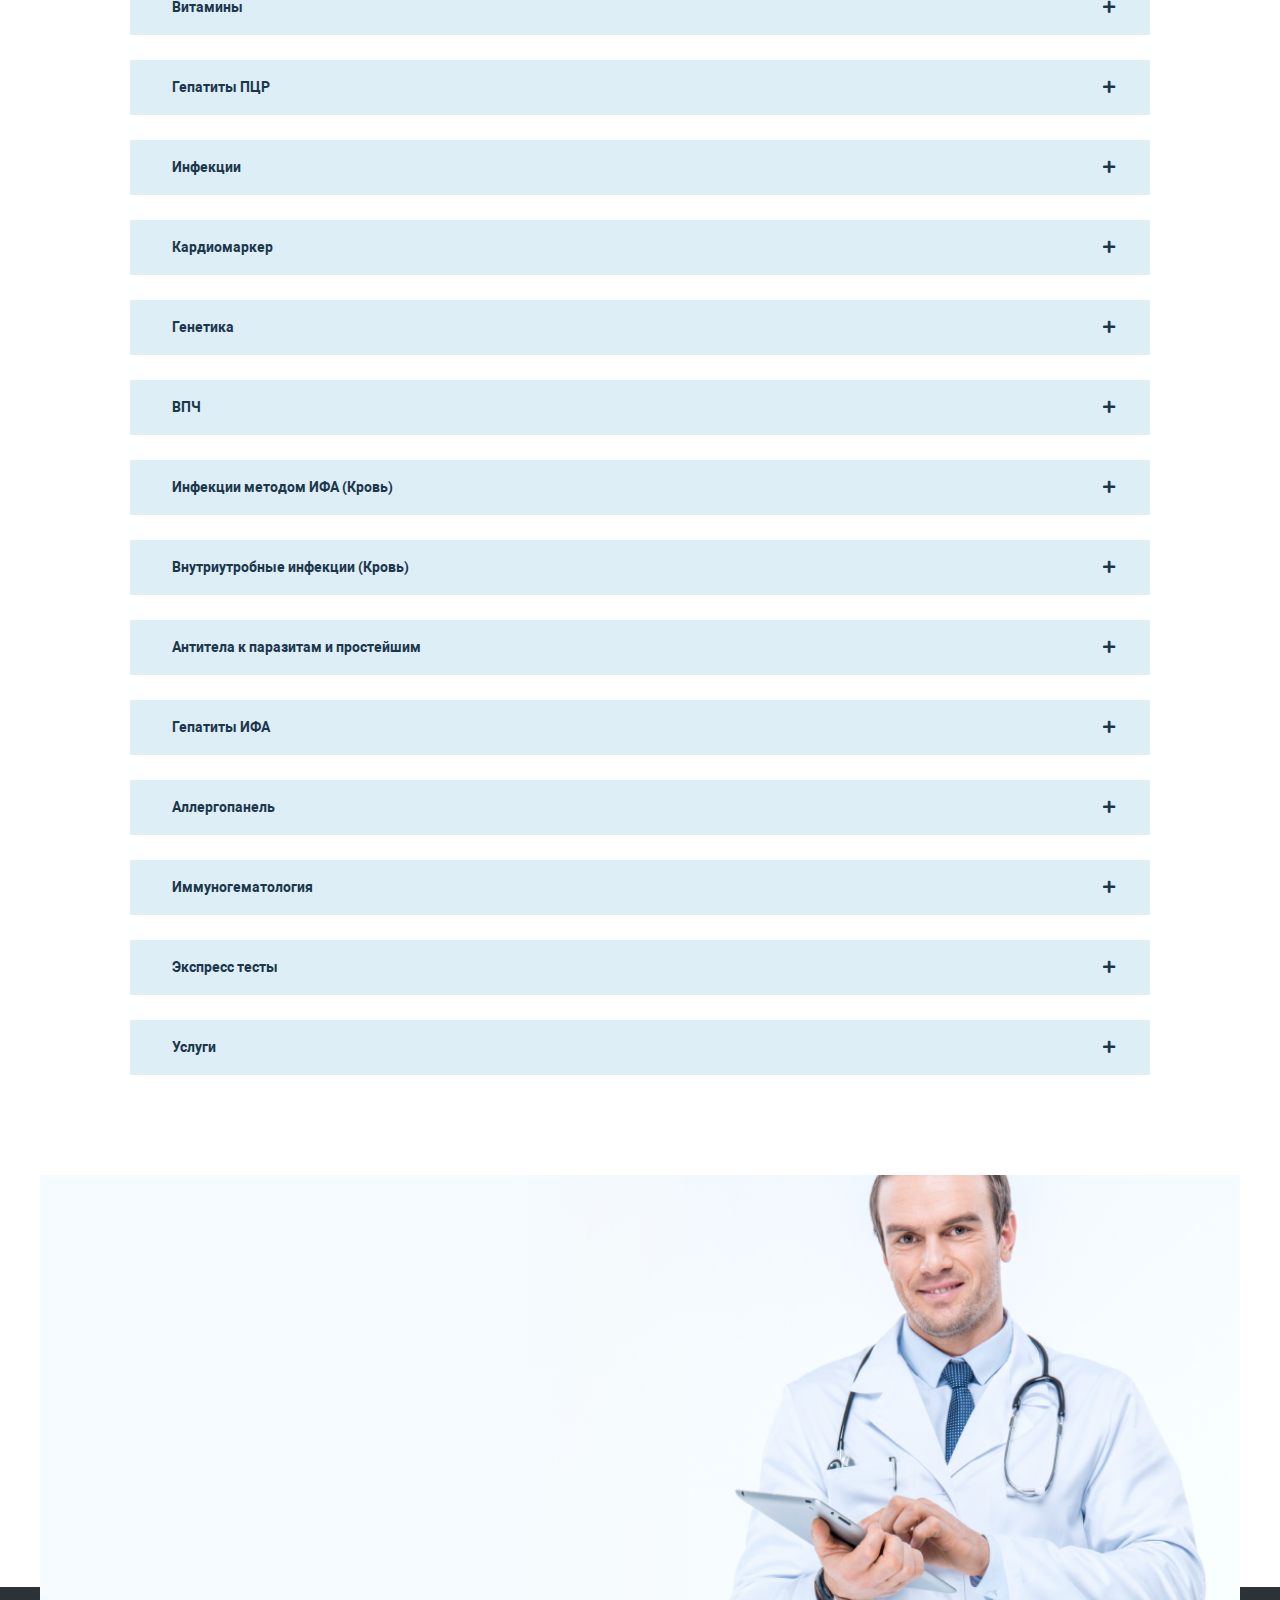
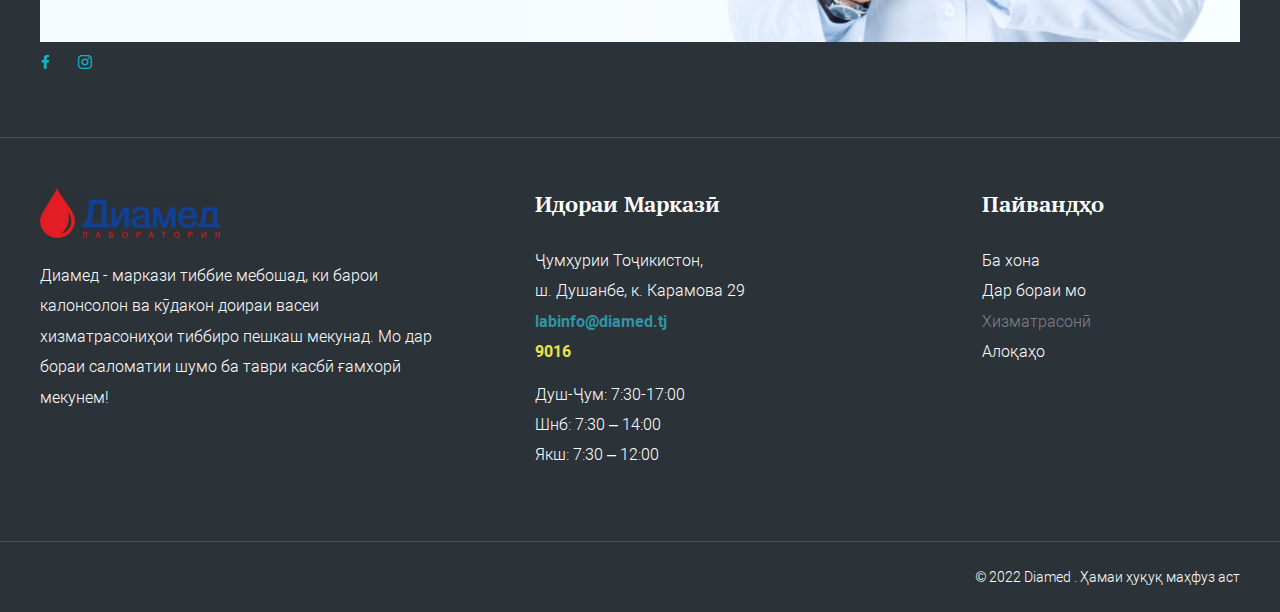
<file: pages/services/index.html>
<!DOCTYPE html>
<html lang="en">
  <head>
    <meta http-equiv="Content-type" content="text/html;charset=UTF-8" />
    <link rel="shortcut icon" href="../../img/ico.svg" type="image/x-icon" />
    <meta
      name="viewport"
      content="width=device-width, initial-scale=1.0, maximum-scale=1.0, user-scalable=0"
    />
    <meta name="format-detection" content="telephone=no" />
    <meta name="robots" content="none" />
    <link rel="stylesheet" href="./css/main.css" />
    <link rel="stylesheet" href="../../css/adaptive.css" />
    <link rel="stylesheet" href="../../fonts/ptserif.css" />
    <link rel="stylesheet" href="../../fonts/roboto.css" />
    <link rel="stylesheet" href="../../fonts/fontawesome/css/all.css" />
    <title>Ташхисгоҳи Диамед | Хизматрасонӣ</title>
  </head>
  <body>
    <div class="wrapper">
      <header class="header">
        <div class="header__top-panel">
          <div class="container">
            <div class="top-panel__row">
              <div class="top-panel__body">
                <a href="tel:9016" class="top-panel__contact">9016</a>
                <a href="mailto:labinfo@diamed.tj" class="top-panel__contact"
                  >labinfo@diamed.tj</a
                >
                <p class="top-panel__contact">
                  Ҷумҳурии Тоҷикистон, шаҳри Душанбе, кӯч. Карамова 29
                </p>
              </div>
              <div class="top-panel__social-media">
                <a
                  href="https://www.facebook.com/diamedlaboratory/"
                  class="top-panel__ic"
                ></a>
                <a
                  href="https://www.instagram.com/diamedlaboratory/"
                  class="top-panel__ic"
                ></a>
              </div>
            </div>
          </div>
        </div>
        <div class="header__middle-empty" id="empty"></div>
        <div class="header__header-middle" id="navbar">
          <div class="container">
            <div class="header-middle__row">
              <div class="header-middle__image">
                <a href="../../index.html"
                  ><img class="logo" src="../../img/logo.webp" alt=""
                /></a>
              </div>
              <div class="header-middle__body">
                <div class="header-middle__mobile">
                  <i class="fas fa-bars" id="bars"></i>
                  <nav class="header-middle__nav-mobile">
                    <ul class="list">
                      <i class="fas fa-times" id="times"></i>
                      <li><a href="../../index.html">Ба хона</a></li>
                      <li><a href="../about/index.html">Дар бораи мо</a></li>
                      <li>
                        <a href="../services/index.html" class="nav-active"
                          >Хизматрасонӣ</a
                        >
                      </li>
                      <li><a href="../contacs/index.html">Алоқаҳо</a></li>
                    </ul>
                  </nav>
                </div>
                <nav class="header-middle__nav">
                  <ul class="list">
                    <li><a href="../../index.html">Ба хона</a></li>
                    <li><a href="../about/index.html">Дар бораи мо</a></li>
                    <li>
                      <a href="../services/index.html" class="nav-active"
                        >Хизматрасонӣ</a
                      >
                    </li>
                    <li><a href="../contacs/index.html">Алоқаҳо</a></li>
                  </ul>
                </nav>
              </div>
            </div>
          </div>
        </div>
      </header>
      <div class="content">
        <div class="health-care">
          <div class="container">
            <div class="health-care__row">
              <div class="health-care__image _anim-items _anim-no-hide">
                <img src="img/Depositphotos_135129520_el0.png" alt="" />
              </div>
              <div class="health-care__body _anim-items _anim-no-hide">
                <div class="health-care__title">Мо таъмин мекунем</div>
                <div class="health-care__title_2">Саломатии хуб</div>
                <p class="health-care__text">
                  Мо хидматҳои ҳамаҷонибаи тиббиро пешниҳод менамоем, то ҳар кас
                  имкони гирифтани ёрии босифатро дошта бошад.
                </p>
                <p class="health-care__text-2">
                  Бартарии клиникӣ, гуногунрангӣ ва дастрасӣ ба технологияҳои
                  инноватсионӣ ҳама аломатҳои таҳсилоти олии тиббӣ дар Diamed
                  мебошанд. Сокинон, ҳамкорон ва кормандони намоёни мо таҷрибаи
                  худро дар Diamed мубодила мекунанд.
                </p>
                <div class="health-care__quote">
                  Мо кӯшиш мекунем, ки ба шумо кӯмак расонем ва хидматҳои
                  босифатро пешкаш кунем.
                </div>
                <a href="#" class="health-care__btn btn">бо мо тамос гиред</a>
              </div>
            </div>
          </div>
        </div>
        <div class="consultation">
          <div class="container">
            <div class="consultation__body _anim-items _anim-no-hide">
              <div class="consultation__title">Машварати онлайн гиред</div>
              <div class="consultation__text">
                Дар аксари ҳолатҳо, машварати аввалия кифоя аст. Дар ҳолатҳои
                мураккабтар, машварати такрорӣ метавонад талаб карда шавад. Шумо
                метавонед дар вақти дилхоҳ ба маркази мо муроҷиат кунед ва
                саволҳои худро диҳед. Намояндаи дастгирии касбии мо бо омодагӣ
                ба саволҳои шумо ҷавоб хоҳад дод.
              </div>
              <div class="consultation__link">
                <a href="tel:9016"
                  >Қадами аввалро барои кӯмак гузоред
                  <div>9016</div></a
                >
              </div>
              <div class="consultation__btn">
                <a href="tel:9016" class="health-care__btn"
                  >Бо мо тамос гиред</a
                >
              </div>
            </div>
          </div>
        </div>
        <div class="cards-timetable">
          <div class="container">
            <div class="cards-timetable__title">Имкониятҳо</div>
            <div class="cards-timetable__row">
              <div class="cards-timetable__cards">
                <div class="cards-timetable__card mb _anim-items _anim-no-hide">
                  <div class="card__body">
                    <div class="item__row">
                      <div class="item__icon ic1"></div>
                      <h2 class="item__title">Маслиҳати</h2>
                      <p class="item__text">Профессионали</p>
                    </div>
                    <div class="item__row-back img-1">
                      <div class="item__row-back-1">
                        <h2 class="item__title-back">Маслиҳат</h2>
                        <p class="item__text-back">
                          Шумо метавонед маслиҳати касбӣ гиред кормандони
                          ботаҷрибаи мо дар хидматрасонии маркази мо, масъалаҳои
                          тиббӣ.
                        </p>
                      </div>
                    </div>
                  </div>
                </div>
                <div class="cards-timetable__card mb _anim-items _anim-no-hide">
                  <div class="card__body">
                    <div class="item__row">
                      <div class="item__icon ic2"></div>
                      <h2 class="item__title">Ташхис</h2>
                      <p class="item__text">Натиҷаи дақиқ</p>
                    </div>
                    <div class="item__row-back img-2">
                      <div class="item__row-back-1">
                        <h2 class="item__title-back">Ташхис</h2>
                        <p class="item__text-back">
                          Шумо метавонед маслиҳати касбӣ гиред кормандони
                          ботаҷрибаи мо дар хидматрасонии маркази мо, масъалаҳои
                          тиббӣ.
                        </p>
                      </div>
                    </div>
                  </div>
                </div>
                <div class="cards-timetable__card mb _anim-items _anim-no-hide">
                  <div class="card__body">
                    <div class="item__row">
                      <div class="item__icon ic3"></div>
                      <h2 class="item__title">Табобат</h2>
                      <p class="item__text">Муносибати инфиродӣ</p>
                    </div>
                    <div class="item__row-back img-3">
                      <div class="item__row-back-1">
                        <h2 class="item__title-back">Табобат</h2>
                        <p class="item__text-back">
                          Шумо метавонед маслиҳати касбӣ гиред кормандони
                          ботаҷрибаи мо дар хидматрасонии маркази мо, масъалаҳои
                          тиббӣ.
                        </p>
                      </div>
                    </div>
                  </div>
                </div>
                <div class="cards-timetable__card md _anim-items _anim-no-hide">
                  <div class="card__body">
                    <div class="item__row">
                      <div class="item__icon ic4"></div>
                      <h2 class="item__title">Нигоҳубини ҳомиладор</h2>
                      <p class="item__text">Бехатар ва эҳтиёткор</p>
                    </div>
                    <div class="item__row-back img-4">
                      <div class="item__row-back-1">
                        <h2 class="item__title-back">Нигоҳубини ҳомиладор</h2>
                        <p class="item__text-back">
                          Шумо метавонед маслиҳати касбӣ гиред кормандони
                          ботаҷрибаи мо дар хидматрасонии маркази мо, масъалаҳои
                          тиббӣ.
                        </p>
                      </div>
                    </div>
                  </div>
                </div>
                <div class="cards-timetable__card md _anim-items _anim-no-hide">
                  <div class="card__body">
                    <div class="item__row">
                      <div class="item__icon ic5"></div>
                      <h2 class="item__title">Педиатрия</h2>
                      <p class="item__text">Нигохубини кудакони баландсифат</p>
                    </div>
                    <div class="item__row-back img-5">
                      <div class="item__row-back-1">
                        <h2 class="item__title-back">Педиатрия</h2>
                        <p class="item__text-back">
                          Шумо метавонед маслиҳати касбӣ гиред кормандони
                          ботаҷрибаи мо дар хидматрасонии маркази мо, масъалаҳои
                          тиббӣ.
                        </p>
                      </div>
                    </div>
                  </div>
                </div>
                <div class="cards-timetable__card md _anim-items _anim-no-hide">
                  <div class="card__body">
                    <div class="item__row">
                      <div class="item__icon ic6"></div>
                      <h2 class="item__title">Онлайн Дастгирӣ</h2>
                      <p class="item__text">24/7</p>
                    </div>
                    <div class="item__row-back img-6">
                      <div class="item__row-back-1">
                        <h2 class="item__title-back">Онлайн Дастгирӣ</h2>
                        <p class="item__text-back">
                          Шумо метавонед маслиҳати касбӣ гиред кормандони
                          ботаҷрибаи мо дар хидматрасонии маркази мо, масъалаҳои
                          тиббӣ.
                        </p>
                      </div>
                    </div>
                  </div>
                </div>
              </div>
            </div>
          </div>
        </div>
        <div class="toggle">
          <div class="container">
            <div class="toggle__row">
              <div class="toogle__body">
                <div class="toggle__item one">
                  <div class="toggle__title">COVID-19</div>
                  <div class="toggle__text">
                    <div class="toggle__text-row">
                      <div class="toggle__text-body">ПЦР SARS - Cov2</div>
                      <div class="toggle__text-body">122.00</div>
                    </div>
                    <div class="toggle__text-row">
                      <div class="toggle__text-body">
                        Экспресс SARS Cov2 IgG/IgM
                      </div>
                      <div class="toggle__text-body">100.00</div>
                    </div>
                    <div class="toggle__text-row">
                      <div class="toggle__text-body">
                        Антитела к SARS Cov2 IgM
                      </div>
                      <div class="toggle__text-body">130.00</div>
                    </div>
                    <div class="toggle__text-row">
                      <div class="toggle__text-body">
                        Антитела к SARS Cov2 IgG
                      </div>
                      <div class="toggle__text-body">130.00</div>
                    </div>
                    <div class="toggle__text-row">
                      <div class="toggle__text-body">
                        SARS-COV2 B.1.1.7 (Британский штамм)
                      </div>
                      <div class="toggle__text-body">122.00</div>
                    </div>
                    <div class="toggle__text-row">
                      <div class="toggle__text-body">
                        Экспресс SARS-CoV-2 Антиген
                      </div>
                      <div class="toggle__text-body">100.00</div>
                    </div>
                    <div class="toggle__text-row">
                      <div class="toggle__text-body">
                        Анти RBD SARS CoV2 IgG
                      </div>
                      <div class="toggle__text-body">100.00</div>
                    </div>
                  </div>
                </div>
                <div class="toggle__item">
                  <div class="toggle__title">ССК</div>
                  <div class="toggle__text">
                    <div class="toggle__text-row">
                      <div class="toggle__text-body">
                        Свертываемость крови (по Сухареву)
                      </div>
                      <div class="toggle__text-body">15.00</div>
                    </div>
                    <div class="toggle__text-row">
                      <div class="toggle__text-body">Аутокоагулограмма</div>
                      <div class="toggle__text-body">18.00</div>
                    </div>
                    <div class="toggle__text-row">
                      <div class="toggle__text-body">Тромбиновое время</div>
                      <div class="toggle__text-body">18.00</div>
                    </div>
                    <div class="toggle__text-row">
                      <div class="toggle__text-body">Тромботест</div>
                      <div class="toggle__text-body">20.00</div>
                    </div>
                    <div class="toggle__text-row">
                      <div class="toggle__text-body">Протромбин.индекс</div>
                      <div class="toggle__text-body">18.00</div>
                    </div>
                    <div class="toggle__text-row">
                      <div class="toggle__text-body">Протромбин по Квику</div>
                      <div class="toggle__text-body">16.00</div>
                    </div>
                    <div class="toggle__text-row">
                      <div class="toggle__text-body">Протромбин III</div>
                      <div class="toggle__text-body">18.00</div>
                    </div>
                    <div class="toggle__text-row">
                      <div class="toggle__text-body">Фибриноген "А"</div>
                      <div class="toggle__text-body">20.00</div>
                    </div>
                    <div class="toggle__text-row">
                      <div class="toggle__text-body">АЧТВ</div>
                      <div class="toggle__text-body">18.00</div>
                    </div>
                    <div class="toggle__text-row">
                      <div class="toggle__text-body">МНО</div>
                      <div class="toggle__text-body">18.00</div>
                    </div>
                    <div class="toggle__text-row">
                      <div class="toggle__text-body">Д-димер</div>
                      <div class="toggle__text-body">140.00</div>
                    </div>
                    <div class="toggle__text-row">
                      <div class="toggle__text-body">
                        Волчаночный антикоагулянт (Антифосфолипидный Синдром
                        IgG)
                      </div>
                      <div class="toggle__text-body">85.00</div>
                    </div>
                    <div class="toggle__text-row">
                      <div class="toggle__text-body">Тромбодинамика</div>
                      <div class="toggle__text-body">100.00</div>
                    </div>
                  </div>
                </div>
                <div class="toggle__item">
                  <div class="toggle__title">Клинические иследования</div>
                  <div class="toggle__text">
                    <div class="toggle__text-row">
                      <div class="toggle__text-body">ОАК + тромбоциты</div>
                      <div class="toggle__text-body">32.00</div>
                    </div>
                    <div class="toggle__text-row">
                      <div class="toggle__text-body">Клеточный иммунитет</div>
                      <div class="toggle__text-body">170.00</div>
                    </div>
                    <div class="toggle__text-row">
                      <div class="toggle__text-body">Общий анализ мочи</div>
                      <div class="toggle__text-body">25.00</div>
                    </div>
                    <div class="toggle__text-row">
                      <div class="toggle__text-body">
                        Анализ мочи по Нечипоренко
                      </div>
                      <div class="toggle__text-body">28.00</div>
                    </div>
                    <div class="toggle__text-row">
                      <div class="toggle__text-body">Тромбодинамика</div>
                      <div class="toggle__text-body">32.00</div>
                    </div>
                    <div class="toggle__text-row">
                      <div class="toggle__text-body">
                        Моча на желчные пигменты
                      </div>
                      <div class="toggle__text-body">15.00</div>
                    </div>
                    <div class="toggle__text-row">
                      <div class="toggle__text-body">Суточная протеинурия</div>
                      <div class="toggle__text-body">32.00</div>
                    </div>
                    <div class="toggle__text-row">
                      <div class="toggle__text-body">Литос — тест</div>
                      <div class="toggle__text-body">58.00</div>
                    </div>
                    <div class="toggle__text-row">
                      <div class="toggle__text-body">Спермограмма</div>
                      <div class="toggle__text-body">55.00</div>
                    </div>
                    <div class="toggle__text-row">
                      <div class="toggle__text-body">MAR-тест</div>
                      <div class="toggle__text-body">170.00</div>
                    </div>
                    <div class="toggle__text-row">
                      <div class="toggle__text-body">
                        Секрет предстательной железы
                      </div>
                      <div class="toggle__text-body">25.00</div>
                    </div>
                    <div class="toggle__text-row">
                      <div class="toggle__text-body">Мазок на флору</div>
                      <div class="toggle__text-body">28.00</div>
                    </div>
                    <div class="toggle__text-row">
                      <div class="toggle__text-body">
                        Мазок из трех точек + степень чистоты
                      </div>
                      <div class="toggle__text-body">30.00</div>
                    </div>
                    <div class="toggle__text-row">
                      <div class="toggle__text-body">
                        Цитологическое исследование
                      </div>
                      <div class="toggle__text-body">30.00</div>
                    </div>
                    <div class="toggle__text-row">
                      <div class="toggle__text-body">РАР-тест</div>
                      <div class="toggle__text-body">50.00</div>
                    </div>
                    <div class="toggle__text-row">
                      <div class="toggle__text-body">Жидкостная цитология</div>
                      <div class="toggle__text-body">85.00</div>
                    </div>
                    <div class="toggle__text-row">
                      <div class="toggle__text-body">Копрограмма</div>
                      <div class="toggle__text-body">20.00</div>
                    </div>
                    <div class="toggle__text-row">
                      <div class="toggle__text-body">Кал на простейшие</div>
                      <div class="toggle__text-body">18.00</div>
                    </div>
                    <div class="toggle__text-row">
                      <div class="toggle__text-body">Кал на яйцеглист</div>
                      <div class="toggle__text-body">20.00</div>
                    </div>
                    <div class="toggle__text-row">
                      <div class="toggle__text-body">Кал на скрытую кровь</div>
                      <div class="toggle__text-body">15.00</div>
                    </div>
                    <div class="toggle__text-row">
                      <div class="toggle__text-body">
                        Соскоб с перианальных складок
                      </div>
                      <div class="toggle__text-body">18.00</div>
                    </div>
                    <div class="toggle__text-row">
                      <div class="toggle__text-body">Парасеп</div>
                      <div class="toggle__text-body">34.00</div>
                    </div>
                  </div>
                </div>
                <div class="toggle__item">
                  <div class="toggle__title">Углеводный обмен</div>
                  <div class="toggle__text">
                    <div class="toggle__text-row">
                      <div class="toggle__text-body">Глюкоза крови</div>
                      <div class="toggle__text-body">22.00</div>
                    </div>
                    <div class="toggle__text-row">
                      <div class="toggle__text-body">Глюкоза мочи</div>
                      <div class="toggle__text-body">22.00</div>
                    </div>
                    <div class="toggle__text-row">
                      <div class="toggle__text-body">Глико-гемоглобин</div>
                      <div class="toggle__text-body">63.00</div>
                    </div>
                    <div class="toggle__text-row">
                      <div class="toggle__text-body">С-пептид</div>
                      <div class="toggle__text-body">65.00</div>
                    </div>
                    <div class="toggle__text-row">
                      <div class="toggle__text-body">Инсулин</div>
                      <div class="toggle__text-body">70.00</div>
                    </div>
                    <div class="toggle__text-row">
                      <div class="toggle__text-body">
                        Толерантность к глюкозе
                      </div>
                      <div class="toggle__text-body">32.00</div>
                    </div>
                  </div>
                </div>
                <div class="toggle__item">
                  <div class="toggle__title">Печеночные тесты</div>
                  <div class="toggle__text">
                    <div class="toggle__text-row">
                      <div class="toggle__text-body">Белок общий</div>
                      <div class="toggle__text-body">32.00</div>
                    </div>
                    <div class="toggle__text-row">
                      <div class="toggle__text-body">Альбумин</div>
                      <div class="toggle__text-body">32.00</div>
                    </div>
                    <div class="toggle__text-row">
                      <div class="toggle__text-body">Билирубин общий</div>
                      <div class="toggle__text-body">32.00</div>
                    </div>
                    <div class="toggle__text-row">
                      <div class="toggle__text-body">Билирубин прямой</div>
                      <div class="toggle__text-body">32.00</div>
                    </div>
                    <div class="toggle__text-row">
                      <div class="toggle__text-body">Трансаминаза-АЛТ</div>
                      <div class="toggle__text-body">32.00</div>
                    </div>
                    <div class="toggle__text-row">
                      <div class="toggle__text-body">Трансаминаза-АСТ</div>
                      <div class="toggle__text-body">32.00</div>
                    </div>
                    <div class="toggle__text-row">
                      <div class="toggle__text-body">Тимоловая проба</div>
                      <div class="toggle__text-body">30.00</div>
                    </div>
                    <div class="toggle__text-row">
                      <div class="toggle__text-body">ГГТ</div>
                      <div class="toggle__text-body">32.00</div>
                    </div>
                    <div class="toggle__text-row">
                      <div class="toggle__text-body">Йодная проба</div>
                      <div class="toggle__text-body">25.00</div>
                    </div>
                    <div class="toggle__text-row">
                      <div class="toggle__text-body">Ферритин</div>
                      <div class="toggle__text-body">58.00</div>
                    </div>
                  </div>
                </div>
                <div class="toggle__item">
                  <div class="toggle__title">Липиды</div>
                  <div class="toggle__text">
                    <div class="toggle__text-row">
                      <div class="toggle__text-body">Холестерин</div>
                      <div class="toggle__text-body">20.00</div>
                    </div>
                    <div class="toggle__text-row">
                      <div class="toggle__text-body">HDL-холестерин</div>
                      <div class="toggle__text-body">28.00</div>
                    </div>
                    <div class="toggle__text-row">
                      <div class="toggle__text-body">LDL-холестерин</div>
                      <div class="toggle__text-body">28.00</div>
                    </div>
                    <div class="toggle__text-row">
                      <div class="toggle__text-body">Триглицериды</div>
                      <div class="toggle__text-body">25.00</div>
                    </div>
                    <div class="toggle__text-row">
                      <div class="toggle__text-body">
                        Индекс атероген-ти (Обязательно с HDL + общий
                        холестерин)
                      </div>
                      <div class="toggle__text-body">35.00</div>
                    </div>
                  </div>
                </div>
                <div class="toggle__item">
                  <div class="toggle__title">Почечные тесты</div>
                  <div class="toggle__text">
                    <div class="toggle__text-row">
                      <div class="toggle__text-body">Креатинин</div>
                      <div class="toggle__text-body">30.00</div>
                    </div>
                    <div class="toggle__text-row">
                      <div class="toggle__text-body">Мочевина</div>
                      <div class="toggle__text-body">30.00</div>
                    </div>
                    <div class="toggle__text-row">
                      <div class="toggle__text-body">Мочевая кислота</div>
                      <div class="toggle__text-body">30.00</div>
                    </div>
                    <div class="toggle__text-row">
                      <div class="toggle__text-body">Фильтр, ф-я почек</div>
                      <div class="toggle__text-body">40.00</div>
                    </div>
                    <div class="toggle__text-row">
                      <div class="toggle__text-body">
                        Креатинин в моче (суточная моча)
                      </div>
                      <div class="toggle__text-body">30.00</div>
                    </div>
                    <div class="toggle__text-row">
                      <div class="toggle__text-body">
                        Мочевина в моче (суточная моча)
                      </div>
                      <div class="toggle__text-body">30.00</div>
                    </div>
                    <div class="toggle__text-row">
                      <div class="toggle__text-body">Кортизол в моче</div>
                      <div class="toggle__text-body">60.00</div>
                    </div>
                    <div class="toggle__text-row">
                      <div class="toggle__text-body">Альфа амилаза в моче</div>
                      <div class="toggle__text-body">30.00</div>
                    </div>
                    <div class="toggle__text-row">
                      <div class="toggle__text-body">Глюкоза в моче</div>
                      <div class="toggle__text-body">22.00</div>
                    </div>
                  </div>
                </div>
                <div class="toggle__item">
                  <div class="toggle__title">Ферменты</div>
                  <div class="toggle__text">
                    <div class="toggle__text-row">
                      <div class="toggle__text-body">Альфа-амилаза</div>
                      <div class="toggle__text-body">30.00</div>
                    </div>
                    <div class="toggle__text-row">
                      <div class="toggle__text-body">
                        А-амилаза панкреатическая
                      </div>
                      <div class="toggle__text-body">32.00</div>
                    </div>
                    <div class="toggle__text-row">
                      <div class="toggle__text-body">Липаза</div>
                      <div class="toggle__text-body">40.00</div>
                    </div>
                    <div class="toggle__text-row">
                      <div class="toggle__text-body">Щелочная фосфотаза</div>
                      <div class="toggle__text-body">28.00</div>
                    </div>
                    <div class="toggle__text-row">
                      <div class="toggle__text-body">Диастаза мочи</div>
                      <div class="toggle__text-body">30.00</div>
                    </div>
                  </div>
                </div>
                <div class="toggle__item">
                  <div class="toggle__title">Ревматесты</div>
                  <div class="toggle__text">
                    <div class="toggle__text-row">
                      <div class="toggle__text-body">Антистрептолизин</div>
                      <div class="toggle__text-body">25.00</div>
                    </div>
                    <div class="toggle__text-row">
                      <div class="toggle__text-body">С-реактивный белок</div>
                      <div class="toggle__text-body">22.00</div>
                    </div>
                    <div class="toggle__text-row">
                      <div class="toggle__text-body">Ревматоидный ф-р</div>
                      <div class="toggle__text-body">25.00</div>
                    </div>
                  </div>
                </div>
                <div class="toggle__item">
                  <div class="toggle__title">Микроэлементы</div>
                  <div class="toggle__text">
                    <div class="toggle__text-row">
                      <div class="toggle__text-body">Магний</div>
                      <div class="toggle__text-body">30.00</div>
                    </div>
                    <div class="toggle__text-row">
                      <div class="toggle__text-body">Кальций</div>
                      <div class="toggle__text-body">25.00</div>
                    </div>
                    <div class="toggle__text-row">
                      <div class="toggle__text-body">
                        Кальций ионизированный
                      </div>
                      <div class="toggle__text-body">25.00</div>
                    </div>
                    <div class="toggle__text-row">
                      <div class="toggle__text-body">Фосфор неорганический</div>
                      <div class="toggle__text-body">28.00</div>
                    </div>
                    <div class="toggle__text-row">
                      <div class="toggle__text-body">Железо</div>
                      <div class="toggle__text-body">30.00</div>
                    </div>
                    <div class="toggle__text-row">
                      <div class="toggle__text-body">Натрий</div>
                      <div class="toggle__text-body">28.00</div>
                    </div>
                    <div class="toggle__text-row">
                      <div class="toggle__text-body">Калий</div>
                      <div class="toggle__text-body">28.00</div>
                    </div>
                  </div>
                </div>
                <div class="toggle__item">
                  <div class="toggle__title">Биохимия мочи</div>
                  <div class="toggle__text">
                    <div class="toggle__text-row">
                      <div class="toggle__text-body">Альбумин в моче</div>
                      <div class="toggle__text-body">32.00</div>
                    </div>
                    <div class="toggle__text-row">
                      <div class="toggle__text-body">
                        Мочевая кислота в моче
                      </div>
                      <div class="toggle__text-body">30.00</div>
                    </div>
                    <div class="toggle__text-row">
                      <div class="toggle__text-body">Кальций в моче</div>
                      <div class="toggle__text-body">25.00</div>
                    </div>
                    <div class="toggle__text-row">
                      <div class="toggle__text-body">Фосфор в моче</div>
                      <div class="toggle__text-body">28.00</div>
                    </div>
                    <div class="toggle__text-row">
                      <div class="toggle__text-body">Альфа - амилаза мочи</div>
                      <div class="toggle__text-body">30.00</div>
                    </div>
                    <div class="toggle__text-row">
                      <div class="toggle__text-body">Креатинин в моче</div>
                      <div class="toggle__text-body">30.00</div>
                    </div>
                    <div class="toggle__text-row">
                      <div class="toggle__text-body">Мочевина в моче</div>
                      <div class="toggle__text-body">30.00</div>
                    </div>
                    <div class="toggle__text-row">
                      <div class="toggle__text-body">
                        Моча на желч. пегменты
                      </div>
                      <div class="toggle__text-body">15.00</div>
                    </div>
                  </div>
                </div>
                <div class="toggle__item">
                  <div class="toggle__title">
                    Бактериологическое исследование
                  </div>
                  <div class="toggle__text">
                    <div class="toggle__text-row">
                      <div class="toggle__text-body">Бак. посев</div>
                      <div class="toggle__text-body">30.00</div>
                    </div>
                    <div class="toggle__text-row">
                      <div class="toggle__text-body">
                        Чувствительность к антибиотикам
                      </div>
                      <div class="toggle__text-body">40.00</div>
                    </div>
                    <div class="toggle__text-row">
                      <div class="toggle__text-body">
                        Кал на дизгруппу (сальмонеллез дизентерия)
                      </div>
                      <div class="toggle__text-body">42.00</div>
                    </div>
                    <div class="toggle__text-row">
                      <div class="toggle__text-body">Кровь на гемокультуру</div>
                      <div class="toggle__text-body">60.00</div>
                    </div>
                    <div class="toggle__text-row">
                      <div class="toggle__text-body">Кровь на стерильность</div>
                      <div class="toggle__text-body">60.00</div>
                    </div>
                    <div class="toggle__text-row">
                      <div class="toggle__text-body">
                        Бруцеллез по Райту Хеддельсона
                      </div>
                      <div class="toggle__text-body">48.00</div>
                    </div>
                    <div class="toggle__text-row">
                      <div class="toggle__text-body">Демодекс</div>
                      <div class="toggle__text-body">25.00</div>
                    </div>
                    <div class="toggle__text-row">
                      <div class="toggle__text-body">КОЭ</div>
                      <div class="toggle__text-body">30.00</div>
                    </div>
                    <div class="toggle__text-row">
                      <div class="toggle__text-body">
                        КОЭ без чувствительностью к антибиотикам
                      </div>
                      <div class="toggle__text-body">48.00</div>
                    </div>
                    <div class="toggle__text-row">
                      <div class="toggle__text-body">
                        КОЭ с чувствительностью к антибиотикам
                      </div>
                      <div class="toggle__text-body">78.00</div>
                    </div>
                    <div class="toggle__text-row">
                      <div class="toggle__text-body">
                        Посев мочи на микоплазму
                      </div>
                      <div class="toggle__text-body">42.00</div>
                    </div>
                    <div class="toggle__text-row">
                      <div class="toggle__text-body">
                        Посев мочи на уреаплазму
                      </div>
                      <div class="toggle__text-body">42.00</div>
                    </div>
                  </div>
                </div>
                <div class="toggle__item">
                  <div class="toggle__title">Половые гормоны</div>
                  <div class="toggle__text">
                    <div class="toggle__text-row">
                      <div class="toggle__text-body">ЛГ</div>
                      <div class="toggle__text-body">75.00</div>
                    </div>
                    <div class="toggle__text-row">
                      <div class="toggle__text-body">ХГЧ</div>
                      <div class="toggle__text-body">32.00</div>
                    </div>
                    <div class="toggle__text-row">
                      <div class="toggle__text-body">ФСГ</div>
                      <div class="toggle__text-body">75.00</div>
                    </div>
                    <div class="toggle__text-row">
                      <div class="toggle__text-body">Прогестерон</div>
                      <div class="toggle__text-body">82.00</div>
                    </div>
                    <div class="toggle__text-row">
                      <div class="toggle__text-body">Тестостерон</div>
                      <div class="toggle__text-body">75.00</div>
                    </div>
                    <div class="toggle__text-row">
                      <div class="toggle__text-body">Пролактин</div>
                      <div class="toggle__text-body">75.00</div>
                    </div>
                    <div class="toggle__text-row">
                      <div class="toggle__text-body">Эстрадиол</div>
                      <div class="toggle__text-body">82.00</div>
                    </div>
                    <div class="toggle__text-row">
                      <div class="toggle__text-body">Секс-стер-связ.гл.</div>
                      <div class="toggle__text-body">75.00</div>
                    </div>
                    <div class="toggle__text-row">
                      <div class="toggle__text-body">ДГЭАС-сульфат</div>
                      <div class="toggle__text-body">60.00</div>
                    </div>
                    <div class="toggle__text-row">
                      <div class="toggle__text-body">Антиспермал.а/т</div>
                      <div class="toggle__text-body">132.00</div>
                    </div>
                    <div class="toggle__text-row">
                      <div class="toggle__text-body">17-ОН-прогестерон</div>
                      <div class="toggle__text-body">88.00</div>
                    </div>
                    <div class="toggle__text-row">
                      <div class="toggle__text-body">ХГЧ-точное разведение</div>
                      <div class="toggle__text-body">48.00</div>
                    </div>
                    <div class="toggle__text-row">
                      <div class="toggle__text-body">СТГ</div>
                      <div class="toggle__text-body">68.00</div>
                    </div>
                    <div class="toggle__text-row">
                      <div class="toggle__text-body">ИФР 1</div>
                      <div class="toggle__text-body">165.00</div>
                    </div>
                    <div class="toggle__text-row">
                      <div class="toggle__text-body">
                        АнтиМюллеров гормон (АМГ)
                      </div>
                      <div class="toggle__text-body">325.00</div>
                    </div>
                  </div>
                </div>
                <div class="toggle__item">
                  <div class="toggle__title">Гормоны щитовидной железы</div>
                  <div class="toggle__text">
                    <div class="toggle__text-row">
                      <div class="toggle__text-body">Антитела к ТГ</div>
                      <div class="toggle__text-body">62.00</div>
                    </div>
                    <div class="toggle__text-row">
                      <div class="toggle__text-body">Антитела к ТПО</div>
                      <div class="toggle__text-body">62.00</div>
                    </div>
                    <div class="toggle__text-row">
                      <div class="toggle__text-body">ТГ</div>
                      <div class="toggle__text-body">62.00</div>
                    </div>
                    <div class="toggle__text-row">
                      <div class="toggle__text-body">ТЗ свободный</div>
                      <div class="toggle__text-body">58.00</div>
                    </div>
                    <div class="toggle__text-row">
                      <div class="toggle__text-body">Т4</div>
                      <div class="toggle__text-body">58.00</div>
                    </div>
                    <div class="toggle__text-row">
                      <div class="toggle__text-body">Т4 свободный</div>
                      <div class="toggle__text-body">58.00</div>
                    </div>
                    <div class="toggle__text-row">
                      <div class="toggle__text-body">ТТГ</div>
                      <div class="toggle__text-body">58.00</div>
                    </div>
                    <div class="toggle__text-row">
                      <div class="toggle__text-body">Паратгормон</div>
                      <div class="toggle__text-body">135.00</div>
                    </div>
                  </div>
                </div>
                <div class="toggle__item">
                  <div class="toggle__title">Гормоны надпочечников</div>
                  <div class="toggle__text">
                    <div class="toggle__text-row">
                      <div class="toggle__text-body">Кортизол вечер</div>
                      <div class="toggle__text-body">60.00</div>
                    </div>
                    <div class="toggle__text-row">
                      <div class="toggle__text-body">Кортизол утро</div>
                      <div class="toggle__text-body">60.00</div>
                    </div>
                    <div class="toggle__text-row">
                      <div class="toggle__text-body">ДГЭАС-сульфат</div>
                      <div class="toggle__text-body">60.00</div>
                    </div>
                  </div>
                </div>
                <div class="toggle__item">
                  <div class="toggle__title">Онкомаркеры</div>
                  <div class="toggle__text">
                    <div class="toggle__text-row">
                      <div class="toggle__text-body">РЭА</div>
                      <div class="toggle__text-body">62.00</div>
                    </div>
                    <div class="toggle__text-row">
                      <div class="toggle__text-body">СА 125</div>
                      <div class="toggle__text-body">72.00</div>
                    </div>
                    <div class="toggle__text-row">
                      <div class="toggle__text-body">СА 15-3</div>
                      <div class="toggle__text-body">72.00</div>
                    </div>
                    <div class="toggle__text-row">
                      <div class="toggle__text-body">СА 19-9</div>
                      <div class="toggle__text-body">72.00</div>
                    </div>
                    <div class="toggle__text-row">
                      <div class="toggle__text-body">СА 72-4</div>
                      <div class="toggle__text-body">72.00</div>
                    </div>
                    <div class="toggle__text-row">
                      <div class="toggle__text-body">Cyfra 21-1</div>
                      <div class="toggle__text-body">92.00</div>
                    </div>
                    <div class="toggle__text-row">
                      <div class="toggle__text-body">ПСА свободный</div>
                      <div class="toggle__text-body">62.00</div>
                    </div>
                    <div class="toggle__text-row">
                      <div class="toggle__text-body">ПСА общий</div>
                      <div class="toggle__text-body">62.00</div>
                    </div>
                    <div class="toggle__text-row">
                      <div class="toggle__text-body">NSE</div>
                      <div class="toggle__text-body">72.00</div>
                    </div>
                    <div class="toggle__text-row">
                      <div class="toggle__text-body">АФП</div>
                      <div class="toggle__text-body">62.00</div>
                    </div>
                    <div class="toggle__text-row">
                      <div class="toggle__text-body">ТГ</div>
                      <div class="toggle__text-body">62.00</div>
                    </div>
                    <div class="toggle__text-row">
                      <div class="toggle__text-body">Не-4</div>
                      <div class="toggle__text-body">180.00</div>
                    </div>
                    <div class="toggle__text-row">
                      <div class="toggle__text-body">
                        ROMA (Обязательно с CA 125 + HE4)
                      </div>
                      <div class="toggle__text-body">150.00</div>
                    </div>
                    <div class="toggle__text-row">
                      <div class="toggle__text-body">Прокальцитонин</div>
                      <div class="toggle__text-body">280.00</div>
                    </div>
                  </div>
                </div>
                <div class="toggle__item">
                  <div class="toggle__title">Витамины</div>
                  <div class="toggle__text">
                    <div class="toggle__text-row">
                      <div class="toggle__text-body">Витамин D</div>
                      <div class="toggle__text-body">90.00</div>
                    </div>
                    <div class="toggle__text-row">
                      <div class="toggle__text-body">Витамин В 12</div>
                      <div class="toggle__text-body">60.00</div>
                    </div>
                    <div class="toggle__text-row">
                      <div class="toggle__text-body">Фолиевая кислота</div>
                      <div class="toggle__text-body">68.00</div>
                    </div>
                  </div>
                </div>
                <div class="toggle__item">
                  <div class="toggle__title">Гепатиты ПЦР</div>
                  <div class="toggle__text">
                    <div class="toggle__text-row">
                      <div class="toggle__text-body">
                        ПЦР Гепатит В качественный
                      </div>
                      <div class="toggle__text-body">72.00</div>
                    </div>
                    <div class="toggle__text-row">
                      <div class="toggle__text-body">
                        ПЦР Гепатит В количественный
                      </div>
                      <div class="toggle__text-body">330.00</div>
                    </div>
                    <div class="toggle__text-row">
                      <div class="toggle__text-body">
                        ПЦР Гепатит D качественный
                      </div>
                      <div class="toggle__text-body">75.00</div>
                    </div>
                    <div class="toggle__text-row">
                      <div class="toggle__text-body">
                        ПЦР Гепатит С качественный
                      </div>
                      <div class="toggle__text-body">72.00</div>
                    </div>
                    <div class="toggle__text-row">
                      <div class="toggle__text-body">
                        ПЦР Гепатит С количественный
                      </div>
                      <div class="toggle__text-body">350.00</div>
                    </div>
                    <div class="toggle__text-row">
                      <div class="toggle__text-body">ПЦР Гепатит С генотип</div>
                      <div class="toggle__text-body">260.00</div>
                    </div>
                  </div>
                </div>
                <div class="toggle__item">
                  <div class="toggle__title">Инфекции</div>
                  <div class="toggle__text">
                    <div class="toggle__text-row">
                      <div class="toggle__text-body">ПЦР Toxoplasma gondii</div>
                      <div class="toggle__text-body">62.00</div>
                    </div>
                    <div class="toggle__text-row">
                      <div class="toggle__text-body">ПЦР Candida</div>
                      <div class="toggle__text-body">60.00</div>
                    </div>
                    <div class="toggle__text-row">
                      <div class="toggle__text-body">ПЦР Chlamydia trac</div>
                      <div class="toggle__text-body">60.00</div>
                    </div>
                    <div class="toggle__text-row">
                      <div class="toggle__text-body">ПЦР Gardnerella v.</div>
                      <div class="toggle__text-body">58.00</div>
                    </div>
                    <div class="toggle__text-row">
                      <div class="toggle__text-body">ПЦР Mycoplasma g.</div>
                      <div class="toggle__text-body">60.00</div>
                    </div>
                    <div class="toggle__text-row">
                      <div class="toggle__text-body">ПЦР Mycoplasma h.</div>
                      <div class="toggle__text-body">60.00</div>
                    </div>
                    <div class="toggle__text-row">
                      <div class="toggle__text-body">ПЦР ЦМВ</div>
                      <div class="toggle__text-body">60.00</div>
                    </div>
                    <div class="toggle__text-row">
                      <div class="toggle__text-body">ПЦР вир.герп. I, II</div>
                      <div class="toggle__text-body">60.00</div>
                    </div>
                    <div class="toggle__text-row">
                      <div class="toggle__text-body">ПЦР N. gonorrhocac</div>
                      <div class="toggle__text-body">60.00</div>
                    </div>
                    <div class="toggle__text-row">
                      <div class="toggle__text-body">ПЦР Trichomanas v.</div>
                      <div class="toggle__text-body">60.00</div>
                    </div>
                    <div class="toggle__text-row">
                      <div class="toggle__text-body">ПЦР Ureaplasma parvum</div>
                      <div class="toggle__text-body">60.00</div>
                    </div>
                    <div class="toggle__text-row">
                      <div class="toggle__text-body">ПЦР Ureaplasma u.</div>
                      <div class="toggle__text-body">60.00</div>
                    </div>
                    <div class="toggle__text-row">
                      <div class="toggle__text-body">Helicobacter pylori</div>
                      <div class="toggle__text-body">62.00</div>
                    </div>
                  </div>
                </div>
                <div class="toggle__item">
                  <div class="toggle__title">Кардиомаркер</div>
                  <div class="toggle__text">
                    <div class="toggle__text-row">
                      <div class="toggle__text-body">Тропонин Т</div>
                      <div class="toggle__text-body">58.00</div>
                    </div>
                  </div>
                </div>
                <div class="toggle__item">
                  <div class="toggle__title">Генетика</div>
                  <div class="toggle__text">
                    <div class="toggle__text-row">
                      <div class="toggle__text-body">Генетика BRCA</div>
                      <div class="toggle__text-body">260.00</div>
                    </div>
                    <div class="toggle__text-row">
                      <div class="toggle__text-body">Генетика фолаты</div>
                      <div class="toggle__text-body">260.00</div>
                    </div>
                    <div class="toggle__text-row">
                      <div class="toggle__text-body">Генетика тромбофилия</div>
                      <div class="toggle__text-body">260.00</div>
                    </div>
                    <div class="toggle__text-row">
                      <div class="toggle__text-body">
                        HLA - DRB1 - типирование гена
                      </div>
                      <div class="toggle__text-body">260.00</div>
                    </div>
                    <div class="toggle__text-row">
                      <div class="toggle__text-body">
                        HLA - DQA1 - типирование гена
                      </div>
                      <div class="toggle__text-body">260.00</div>
                    </div>
                    <div class="toggle__text-row">
                      <div class="toggle__text-body">
                        HLA - DQB1 - типирование гена
                      </div>
                      <div class="toggle__text-body">260.00</div>
                    </div>
                    <div class="toggle__text-row">
                      <div class="toggle__text-body">
                        AZF локус (мужское бесплодие)
                      </div>
                      <div class="toggle__text-body">260.00</div>
                    </div>
                    <div class="toggle__text-row">
                      <div class="toggle__text-body">Фемофлор 16</div>
                      <div class="toggle__text-body">360.00</div>
                    </div>
                    <div class="toggle__text-row">
                      <div class="toggle__text-body">Андрофлор</div>
                      <div class="toggle__text-body">365.00</div>
                    </div>
                    <div class="toggle__text-row">
                      <div class="toggle__text-body">
                        Кардиогенетика гипертонии
                      </div>
                      <div class="toggle__text-body">320.00</div>
                    </div>
                  </div>
                </div>
                <div class="toggle__item">
                  <div class="toggle__title">ВПЧ</div>
                  <div class="toggle__text">
                    <div class="toggle__text-row">
                      <div class="toggle__text-body">ПЦР ВПЧ 16</div>
                      <div class="toggle__text-body">32.00</div>
                    </div>
                    <div class="toggle__text-row">
                      <div class="toggle__text-body">ПЦР ВПЧ 18</div>
                      <div class="toggle__text-body">32.00</div>
                    </div>
                    <div class="toggle__text-row">
                      <div class="toggle__text-body">
                        Супер скрининг ВПЧ «Квант 21»
                      </div>
                      <div class="toggle__text-body">260.00</div>
                    </div>
                  </div>
                </div>
                <div class="toggle__item">
                  <div class="toggle__title">Инфекции методом ИФА (Кровь)</div>
                  <div class="toggle__text">
                    <div class="toggle__text-row">
                      <div class="toggle__text-body">Трихомонада igG</div>
                      <div class="toggle__text-body">42.00</div>
                    </div>
                    <div class="toggle__text-row">
                      <div class="toggle__text-body">Герпес II IgM</div>
                      <div class="toggle__text-body">42.00</div>
                    </div>
                    <div class="toggle__text-row">
                      <div class="toggle__text-body">Герпес II IgG</div>
                      <div class="toggle__text-body">38.00</div>
                    </div>
                    <div class="toggle__text-row">
                      <div class="toggle__text-body">Микоплазма IgA</div>
                      <div class="toggle__text-body">42.00</div>
                    </div>
                    <div class="toggle__text-row">
                      <div class="toggle__text-body">Микоплазма IgG</div>
                      <div class="toggle__text-body">42.00</div>
                    </div>
                    <div class="toggle__text-row">
                      <div class="toggle__text-body">Уреаплазма IgA</div>
                      <div class="toggle__text-body">42.00</div>
                    </div>
                    <div class="toggle__text-row">
                      <div class="toggle__text-body">Уреаплазма IgG</div>
                      <div class="toggle__text-body">42.00</div>
                    </div>
                    <div class="toggle__text-row">
                      <div class="toggle__text-body">
                        Хламидии трахоматис IgG
                      </div>
                      <div class="toggle__text-body">42.00</div>
                    </div>
                    <div class="toggle__text-row">
                      <div class="toggle__text-body">
                        Хламидии трахоматис IgM
                      </div>
                      <div class="toggle__text-body">42.00</div>
                    </div>
                    <div class="toggle__text-row">
                      <div class="toggle__text-body">
                        Хламидии трахоматис IgA
                      </div>
                      <div class="toggle__text-body">42.00</div>
                    </div>
                    <div class="toggle__text-row">
                      <div class="toggle__text-body">
                        Микоплазма пневмония IgG
                      </div>
                      <div class="toggle__text-body">42.00</div>
                    </div>
                    <div class="toggle__text-row">
                      <div class="toggle__text-body">
                        Микоплазма пневмония IgM
                      </div>
                      <div class="toggle__text-body">42.00</div>
                    </div>
                    <div class="toggle__text-row">
                      <div class="toggle__text-body">
                        Хламидия пневмония IgG
                      </div>
                      <div class="toggle__text-body">42.00</div>
                    </div>
                    <div class="toggle__text-row">
                      <div class="toggle__text-body">
                        Хламидия пневмония IgM
                      </div>
                      <div class="toggle__text-body">42.00</div>
                    </div>
                    <div class="toggle__text-row">
                      <div class="toggle__text-body">Кандида IgM</div>
                      <div class="toggle__text-body">42.00</div>
                    </div>
                    <div class="toggle__text-row">
                      <div class="toggle__text-body">Кандида IgG</div>
                      <div class="toggle__text-body">42.00</div>
                    </div>
                    <div class="toggle__text-row">
                      <div class="toggle__text-body">Гарднереллез IgG</div>
                      <div class="toggle__text-body">50.00</div>
                    </div>
                    <div class="toggle__text-row">
                      <div class="toggle__text-body">Сифилис суммарные а/т</div>
                      <div class="toggle__text-body">40.00</div>
                    </div>
                    <div class="toggle__text-row">
                      <div class="toggle__text-body">Сифилис IgM</div>
                      <div class="toggle__text-body">40.00</div>
                    </div>
                    <div class="toggle__text-row">
                      <div class="toggle__text-body">Сифилис IgG</div>
                      <div class="toggle__text-body">40.00</div>
                    </div>
                    <div class="toggle__text-row">
                      <div class="toggle__text-body">
                        Антитела к Helicobacter pylori
                      </div>
                      <div class="toggle__text-body">45.00</div>
                    </div>
                    <div class="toggle__text-row">
                      <div class="toggle__text-body">Туберкулез сум.а/т</div>
                      <div class="toggle__text-body">50.00</div>
                    </div>
                    <div class="toggle__text-row">
                      <div class="toggle__text-body">Бруцеллез lg G</div>
                      <div class="toggle__text-body">32.00</div>
                    </div>
                    <div class="toggle__text-row">
                      <div class="toggle__text-body">ВЭБ IgG</div>
                      <div class="toggle__text-body">50.00</div>
                    </div>
                    <div class="toggle__text-row">
                      <div class="toggle__text-body">ВЭБ IgM</div>
                      <div class="toggle__text-body">50.00</div>
                    </div>
                    <div class="toggle__text-row">
                      <div class="toggle__text-body">ВИЧ</div>
                      <div class="toggle__text-body">58.00</div>
                    </div>
                  </div>
                </div>
                <div class="toggle__item">
                  <div class="toggle__title">
                    Внутриутробные инфекции (Кровь)
                  </div>
                  <div class="toggle__text">
                    <div class="toggle__text-row">
                      <div class="toggle__text-body">Герпес (I+II) IgG</div>
                      <div class="toggle__text-body">42.00</div>
                    </div>
                    <div class="toggle__text-row">
                      <div class="toggle__text-body">Герпес (I+II) IgM</div>
                      <div class="toggle__text-body">42.00</div>
                    </div>
                    <div class="toggle__text-row">
                      <div class="toggle__text-body">
                        Герпес (I+II) Авидность
                      </div>
                      <div class="toggle__text-body">50.00</div>
                    </div>
                    <div class="toggle__text-row">
                      <div class="toggle__text-body">Краснуха IgG</div>
                      <div class="toggle__text-body">42.00</div>
                    </div>
                    <div class="toggle__text-row">
                      <div class="toggle__text-body">Краснуха IgM</div>
                      <div class="toggle__text-body">42.00</div>
                    </div>
                    <div class="toggle__text-row">
                      <div class="toggle__text-body">Краснуха авидность</div>
                      <div class="toggle__text-body">48.00</div>
                    </div>
                    <div class="toggle__text-row">
                      <div class="toggle__text-body">Токсоплазма IgG</div>
                      <div class="toggle__text-body">42.00</div>
                    </div>
                    <div class="toggle__text-row">
                      <div class="toggle__text-body">Токсоплазма IgM</div>
                      <div class="toggle__text-body">42.00</div>
                    </div>
                    <div class="toggle__text-row">
                      <div class="toggle__text-body">
                        Токсаплазмоз Авидность
                      </div>
                      <div class="toggle__text-body">48.00</div>
                    </div>
                    <div class="toggle__text-row">
                      <div class="toggle__text-body">ЦМВ IgG</div>
                      <div class="toggle__text-body">42.00</div>
                    </div>
                    <div class="toggle__text-row">
                      <div class="toggle__text-body">ЦМВ IgM</div>
                      <div class="toggle__text-body">42.00</div>
                    </div>
                    <div class="toggle__text-row">
                      <div class="toggle__text-body">ЦМВ Авидность</div>
                      <div class="toggle__text-body">50.00</div>
                    </div>
                  </div>
                </div>
                <div class="toggle__item">
                  <div class="toggle__title">
                    Антитела к паразитам и простейшим
                  </div>
                  <div class="toggle__text">
                    <div class="toggle__text-row">
                      <div class="toggle__text-body">Аскарида IgG</div>
                      <div class="toggle__text-body">50.00</div>
                    </div>
                    <div class="toggle__text-row">
                      <div class="toggle__text-body">Описторхии а/тела</div>
                      <div class="toggle__text-body">48.00</div>
                    </div>
                    <div class="toggle__text-row">
                      <div class="toggle__text-body">Токсокары а/тела</div>
                      <div class="toggle__text-body">50.00</div>
                    </div>
                    <div class="toggle__text-row">
                      <div class="toggle__text-body">Токсокары а/тела</div>
                      <div class="toggle__text-body">50.00</div>
                    </div>
                    <div class="toggle__text-row">
                      <div class="toggle__text-body">Трихинеллы а/тела</div>
                      <div class="toggle__text-body">48.00</div>
                    </div>
                    <div class="toggle__text-row">
                      <div class="toggle__text-body">А/т к листериозу IgG</div>
                      <div class="toggle__text-body">48.00</div>
                    </div>
                    <div class="toggle__text-row">
                      <div class="toggle__text-body">Эхинококк IgG</div>
                      <div class="toggle__text-body">50.00</div>
                    </div>
                    <div class="toggle__text-row">
                      <div class="toggle__text-body">
                        А/т к аспергиллэм сумм.
                      </div>
                      <div class="toggle__text-body">50.00</div>
                    </div>
                    <div class="toggle__text-row">
                      <div class="toggle__text-body">А/т к амебам сумм.</div>
                      <div class="toggle__text-body">62.00</div>
                    </div>
                    <div class="toggle__text-row">
                      <div class="toggle__text-body">Лямблия IgG</div>
                      <div class="toggle__text-body">48.00</div>
                    </div>
                    <div class="toggle__text-row">
                      <div class="toggle__text-body">Лямблия IgM</div>
                      <div class="toggle__text-body">50.00</div>
                    </div>
                    <div class="toggle__text-row">
                      <div class="toggle__text-body">
                        Антитела А/т к фасциол. IgG
                      </div>
                      <div class="toggle__text-body">68.00</div>
                    </div>
                    <div class="toggle__text-row">
                      <div class="toggle__text-body">
                        Антитела А/т к эхинок. IgG
                      </div>
                      <div class="toggle__text-body">50.00</div>
                    </div>
                  </div>
                </div>
                <div class="toggle__item">
                  <div class="toggle__title">Гепатиты ИФА</div>
                  <div class="toggle__text">
                    <div class="toggle__text-row">
                      <div class="toggle__text-body">Спектр HCV</div>
                      <div class="toggle__text-body">178.00</div>
                    </div>
                    <div class="toggle__text-row">
                      <div class="toggle__text-body">С HCV IgM</div>
                      <div class="toggle__text-body">42.00</div>
                    </div>
                    <div class="toggle__text-row">
                      <div class="toggle__text-body">С HCV IgG</div>
                      <div class="toggle__text-body">42.00</div>
                    </div>
                    <div class="toggle__text-row">
                      <div class="toggle__text-body">A HAV IgG</div>
                      <div class="toggle__text-body">40.00</div>
                    </div>
                    <div class="toggle__text-row">
                      <div class="toggle__text-body">A HAV IgM</div>
                      <div class="toggle__text-body">42.00</div>
                    </div>
                    <div class="toggle__text-row">
                      <div class="toggle__text-body">B HBs Ag</div>
                      <div class="toggle__text-body">178.00</div>
                    </div>
                    <div class="toggle__text-row">
                      <div class="toggle__text-body">B-anti-HBs Ag</div>
                      <div class="toggle__text-body">42.00</div>
                    </div>
                    <div class="toggle__text-row">
                      <div class="toggle__text-body">В HBe Ag</div>
                      <div class="toggle__text-body">42.00</div>
                    </div>
                    <div class="toggle__text-row">
                      <div class="toggle__text-body">BHBc IgM</div>
                      <div class="toggle__text-body">42.00</div>
                    </div>
                    <div class="toggle__text-row">
                      <div class="toggle__text-body">Анти HBe IgG</div>
                      <div class="toggle__text-body">42.00</div>
                    </div>
                    <div class="toggle__text-row">
                      <div class="toggle__text-body">В HBe IgG</div>
                      <div class="toggle__text-body">42.00</div>
                    </div>
                    <div class="toggle__text-row">
                      <div class="toggle__text-body">Е HEV IgM</div>
                      <div class="toggle__text-body">42.00</div>
                    </div>
                    <div class="toggle__text-row">
                      <div class="toggle__text-body">D HDV IgM</div>
                      <div class="toggle__text-body">42.00</div>
                    </div>
                    <div class="toggle__text-row">
                      <div class="toggle__text-body">Вир. геп. D</div>
                      <div class="toggle__text-body">45.00</div>
                    </div>
                    <div class="toggle__text-row">
                      <div class="toggle__text-body">Вир. геп. D HDB сумм.</div>
                      <div class="toggle__text-body">42.00</div>
                    </div>
                  </div>
                </div>
                <div class="toggle__item">
                  <div class="toggle__title">Аллергопанель</div>
                  <div class="toggle__text">
                    <div class="toggle__text-row">
                      <div class="toggle__text-body">IgE общий</div>
                      <div class="toggle__text-body">42.00</div>
                    </div>
                  </div>
                </div>
                <div class="toggle__item">
                  <div class="toggle__title">Иммуногематология</div>
                  <div class="toggle__text">
                    <div class="toggle__text-row">
                      <div class="toggle__text-body">
                        Гуморальный иммунитет IgA
                      </div>
                      <div class="toggle__text-body">48.00</div>
                    </div>
                    <div class="toggle__text-row">
                      <div class="toggle__text-body">
                        Гуморальный иммунитет IgG
                      </div>
                      <div class="toggle__text-body">48.00</div>
                    </div>
                    <div class="toggle__text-row">
                      <div class="toggle__text-body">
                        Гуморальный иммунитет IgM
                      </div>
                      <div class="toggle__text-body">48.00</div>
                    </div>
                    <div class="toggle__text-row">
                      <div class="toggle__text-body">Клеточный иммунитет</div>
                      <div class="toggle__text-body">170.00</div>
                    </div>
                    <div class="toggle__text-row">
                      <div class="toggle__text-body">Интерлейкин 6</div>
                      <div class="toggle__text-body">400.00</div>
                    </div>
                  </div>
                </div>
                <div class="toggle__item">
                  <div class="toggle__title">Экспресс тесты</div>
                  <div class="toggle__text">
                    <div class="toggle__text-row">
                      <div class="toggle__text-body">ВИЧ</div>
                      <div class="toggle__text-body">28.00</div>
                    </div>
                    <div class="toggle__text-row">
                      <div class="toggle__text-body">Вирус Гепатита В</div>
                      <div class="toggle__text-body">22.00</div>
                    </div>
                    <div class="toggle__text-row">
                      <div class="toggle__text-body">Вирус Гепатита А</div>
                      <div class="toggle__text-body">22.00</div>
                    </div>
                    <div class="toggle__text-row">
                      <div class="toggle__text-body">Сифилис</div>
                      <div class="toggle__text-body">22.00</div>
                    </div>
                    <div class="toggle__text-row">
                      <div class="toggle__text-body">
                        Комбо тест (В, С, ВИЧ, RPR)
                      </div>
                      <div class="toggle__text-body">72.00</div>
                    </div>
                  </div>
                </div>
                <div class="toggle__item">
                  <div class="toggle__title">Услуги</div>
                  <div class="toggle__text">
                    <div class="toggle__text-row">
                      <div class="toggle__text-body">
                        Вакутейнеры + расх. материалы
                      </div>
                      <div class="toggle__text-body">8.00</div>
                    </div>
                    <div class="toggle__text-row">
                      <div class="toggle__text-body">
                        Стерил. посуд. (бак. посев)
                      </div>
                      <div class="toggle__text-body">5.00</div>
                    </div>
                    <div class="toggle__text-row">
                      <div class="toggle__text-body">
                        Зонд + расх. материалы
                      </div>
                      <div class="toggle__text-body">8.00</div>
                    </div>
                    <div class="toggle__text-row">
                      <div class="toggle__text-body">Расх. матер. (кал)</div>
                      <div class="toggle__text-body">5.00</div>
                    </div>
                    <div class="toggle__text-row">
                      <div class="toggle__text-body">Расх. матер. (моча)</div>
                      <div class="toggle__text-body">5.00</div>
                    </div>
                    <div class="toggle__text-row">
                      <div class="toggle__text-body">Диск (спермограмма)</div>
                      <div class="toggle__text-body">10.00</div>
                    </div>
                    <div class="toggle__text-row">
                      <div class="toggle__text-body">Контейнер PARASEP</div>
                      <div class="toggle__text-body">16.00</div>
                    </div>
                    <div class="toggle__text-row">
                      <div class="toggle__text-body">Выезд по городу</div>
                      <div class="toggle__text-body">30.00</div>
                    </div>
                    <div class="toggle__text-row">
                      <div class="toggle__text-body">
                        Выезд за предел. города
                      </div>
                      <div class="toggle__text-body">40.00</div>
                    </div>
                    <div class="toggle__text-row">
                      <div class="toggle__text-body">"Выезд плюс"</div>
                      <div class="toggle__text-body">5.00</div>
                    </div>
                  </div>
                </div>
              </div>
            </div>
          </div>
        </div>
        <div class="appointment">
          <div class="container">
            <div class="appointment__container">
              <div class="appointment__row">
                <div class="appointment__form">
                  <div class="form__title _anim-items _anim-no-hide">
                    Барои вохӯрӣ номнавис шавед
                  </div>
                  <form class="form" id="contactForm">
                    <div class="form__name _anim-items _anim-no-hide">
                      <p class="form__text">Номи Пурра</p>
                      <input
                        name="fullName"
                        type="text"
                        id="full-name"
                        required
                      />
                    </div>
                    <div class="form__phone _anim-items _anim-no-hide">
                      <p class="form__text">Рақами мобилӣ</p>
                      <input
                        name="phoneNumber"
                        type="tel"
                        id="telephone"
                        required
                      />
                    </div>
                    <div class="form__btn-anim _anim-items _anim-no-hide">
                      <button type="submit" class="form__btn">
                        ариза фиристед
                      </button>
                    </div>
                  </form>
                </div>
                <div class="appointment__empty"></div>
              </div>
            </div>
          </div>
        </div>
      </div>
      <footer class="footer">
        <div class="footer__footer-top">
          <div class="container">
            <div class="footer-top__links">
              <a
                href="https://www.facebook.com/diamedlaboratory/"
                class="top-panel__ic"
              ></a>
              <a
                href="https://www.instagram.com/diamedlaboratory/"
                class="top-panel__ic"
              ></a>
            </div>
          </div>
        </div>
        <div class="footer__footer-main">
          <div class="container">
            <div class="footer-main__row">
              <div class="footer-main__footer-column">
                <div class="footer-column__body">
                  <div class="footer-column__image">
                    <a href="../../index.html"
                      ><img class="logo" src="../../img/inver-logo.webp" alt=""
                    /></a>
                  </div>
                  <div class="footer-column__text">
                    Диамед - маркази тиббие мебошад, ки барои калонсолон ва
                    кӯдакон доираи васеи хизматрасониҳои тиббиро пешкаш мекунад.
                    Мо дар бораи саломатии шумо ба таври касбӣ ғамхорӣ мекунем!
                  </div>
                </div>
              </div>
              <div class="footer-main__footer-column">
                <div class="footer-column__body">
                  <div class="footer-column__title">Идораи Марказӣ</div>
                  <div class="footer-column__text">
                    Ҷумҳурии Тоҷикистон,<br />
                    ш. Душанбе, к. Карамова 29
                  </div>
                  <div class="footer-column__mail">
                    <a href="mailto:labinfo@diamed.tj">labinfo@diamed.tj</a>
                  </div>
                  <div class="footer-column__phone">
                    <a href="tel:9016">9016</a>
                  </div>
                  <div class="footer-column__time-table">
                    <div class="footer-column__text">Душ-Ҷум: 7:30-17:00</div>
                    <!-- Отрефакторить на row -->
                    <div class="footer-column__text">Шнб: 7:30 – 14:00</div>
                    <div class="footer-column__text">Якш: 7:30 – 12:00</div>
                  </div>
                </div>
              </div>
              <div class="footer-main__footer-column">
                <div class="footer-column__body">
                  <div class="footer-column__title">Пайвандҳо</div>
                  <div class="footer-column__links">
                    <div class="column__link">
                      <a href="../../index.html">Ба хона</a>
                    </div>
                    <div class="column__link">
                      <a href="../about/index.html">Дар бораи мо</a>
                    </div>
                    <div class="column__link link_active">
                      <a href="../services/index.html">Хизматрасонӣ</a>
                    </div>
                    <div class="column__link">
                      <a href="../contacs/index.html">Алоқаҳо</a>
                    </div>
                  </div>
                </div>
              </div>
            </div>
          </div>
        </div>
        <div class="footer-bottom">
          <div class="container">
            <div class="footer-bottom__row">
              <div class="footer-bottom__text">
                © 2022 Diamed . Ҳамаи ҳуқуқ маҳфуз аст
              </div>
            </div>
          </div>
        </div>
      </footer>
    </div>
    <script src="js/jquery-3.5.1.min.js"></script>
    <script src="../../js/main.js"></script>
    <script src="js/main.js"></script>
  </body>
</html>
</file>
<file: css/main.css>
.header__header-main {
  padding: 100px 0px 100px 0px;
  background: url(../img/Group-1.webp) center/cover no-repeat;
}
.header-main__body {
  font-family: "PT Serif", sans-serif;
  color: #16b0c8;

  transform: translate(-20%, 0);
  opacity: 0;
  transition: all 0.8s ease;
}

.header-main__body._active {
  transform: translate(0, 0);
  opacity: 1;
}

.header-main__subtitle {
  font-size: 20px;
  font-weight: 700;
  text-transform: capitalize;
  line-height: 41px;
  margin-bottom: 4px;
}

.cards-timetable__time-table._active {
  transform: translate(0, 0);
  opacity: 1;
  transition-duration: 0.8s;
}

.cards-timetable__cards._active {
  transform: translate(0, 0);
  opacity: 1;
  transition-duration: 0.8s;
}

.health-care__image._active {
  transform: translate(0, 0);
  opacity: 1;
  transition-duration: 0.8s;
}
.health-care__body._active {
  transform: translate(0, 0);
  opacity: 1;
  transition-duration: 0.8s;
}

.consultation__body._active {
  transform: translate(0, 0);
  opacity: 1;
  transition-duration: 0.8s;
}

.news__title._active {
  transform: translate(0, 0);
  opacity: 1;
  transition-duration: 0.8s;
}

.news__column._active {
  transform: translate(0, 0);
  opacity: 1;
  transition-duration: 0.8s;
  transition-delay: 0.2s;
}

.specialists__title._active {
  transform: translate(0, 0);
  opacity: 1;
  transition-duration: 0.8s;
}

.specialists__row._active {
  transform: translate(0, 0);
  opacity: 1;
  transition-duration: 0.8s;
  transition-delay: 0.2s;
}

.reviews__body._active {
  transform: translate(0, 0);
  opacity: 1;
  transition-duration: 0.8s;
}

.form__title._active {
  transform: translate(0, 0);
  opacity: 1;
  transition-duration: 0.8s;
}
.form__department._active {
  transform: translate(0, 0);
  opacity: 1;
  transition-duration: 0.8s;
  transition-delay: 0.2s;
}
.form__name._active {
  transform: translate(0, 0);
  opacity: 1;
  transition-duration: 0.8s;
  transition-delay: 0.4s;
}
.form__phone._active {
  transform: translate(0, 0);
  opacity: 1;
  transition-duration: 0.8s;
  transition-delay: 0.6s;
}
.form__btn-anim._active {
  transform: translate(0, 0);
  opacity: 1;
  transition-duration: 0.8s;
  transition-delay: 0.8s;
}

/*Конец анимации*/

.header-main__title {
  font-family: "PT Serif", Sans-serif;
  font-size: 58px;
  font-weight: 700;
  text-transform: capitalize;
  line-height: 80px;
  margin-bottom: 20px;
  max-width: 560px;
  margin-left: -4px;
}
.header-main__text {
  font-weight: 300;
  font-family: "Roboto", Sans-serif;
  font-size: 18px;
  line-height: 32px;
  color: #42474c;
  margin-bottom: 30px;
}
.header-main__btn {
  display: inline-block;
  font-family: "Roboto", Sans-serif;
  font-size: 9px;
  font-weight: 700;
  text-transform: uppercase;
  line-height: 11px;
  letter-spacing: 2.8px;
  color: #1c374c;
  background-color: #fae80c;
  border-radius: 40px;
  padding: 18px 37px;
  transition: all 0.5s ease;
}

.header-main__btn:hover {
  color: #ffffff;
  background-color: #1c374c;
}
.cards-timetable {
  padding-top: 60px;
}
.cards-timetable__row {
  display: -webkit-flex;
  display: -moz-flex;
  display: -ms-flex;
  display: -o-flex;
  display: flex;
  gap: 10px;
  justify-content: space-between;
  flex-wrap: wrap;
}
.cards-timetable__cards {
  display: -webkit-flex;
  display: -moz-flex;
  display: -ms-flex;
  display: -o-flex;
  display: flex;
  flex-wrap: wrap;
  -webkit-flex-wrap: wrap;
  -moz-flex-wrap: wrap;
  -ms-flex-wrap: wrap;
  -o-flex-wrap: wrap;
  flex: 1 0 calc(68% - 10px);
  transform: translate(-20%, 0);
  opacity: 0;
  transition: all 0.3s ease;
}

.cards-timetable__card {
  flex: 1 0 33.333%;
  padding: 10px;
  perspective: 400px;
  min-height: 200px;
}
.card__body {
  transform-style: preserve-3d;
  width: 100%;
  height: 100%;
  display: -webkit-flex;
  display: -moz-flex;
  display: -ms-flex;
  display: -o-flex;
  display: flex;
  -ms-align-items: center;
  align-items: center;
  justify-content: center;
  position: relative;
  transition: 0.8s transform ease;
}

.cards-timetable__card:hover .card__body {
  transform: rotateX(180deg);
}
.item__row {
  background-color: #f6fcff;
  position: absolute;
  width: 100%;
  height: 100%;
  transition: transform 0.8s ease;
  transform-style: preserve-3d;
  backface-visibility: hidden;
  transform-style: preserve-3d;
  display: flex;
  align-items: center;
  justify-content: center;
  flex-direction: column;
}
.item__row-back::before {
  position: absolute;
  content: "";
  inset: 0;
  background: #1c374c70;
}
.item__row-back {
  transform-style: preserve-3d;
  backface-visibility: hidden;
  display: -webkit-flex;
  display: -moz-flex;
  display: -ms-flex;
  display: -o-flex;
  display: flex;
  -ms-align-items: center;
  align-items: center;
  justify-content: center;
  -webkit-flex-wrap: wrap;
  -moz-flex-wrap: wrap;
  -ms-flex-wrap: wrap;
  -o-flex-wrap: wrap;
  flex-wrap: wrap;
  width: 100%;
  height: 100%;
  position: absolute;
  text-align: center;
  transform: rotateX(-180deg);
  transition: transform 0.8s ease;
}
.item__row-back-1 {
  z-index: 1;
  position: relative;
}
.img-1 {
  background: url(../img/flip_cards/1.webp) center/cover no-repeat;
}
.img-2 {
  background: url(../img/flip_cards/3.webp) center/cover no-repeat;
}
.img-3 {
  background: url(../img/flip_cards/6.jpg) center/cover no-repeat;
}
.img-4 {
  background: url(../img/flip_cards/4.jpg) center/cover no-repeat;
}
.img-5 {
  background: url(../img/flip_cards/5.jpg) center/cover no-repeat;
}
.img-6 {
  background: url(../img/flip_cards/2.jpg) center/cover no-repeat;
}
.item__title-back {
  font-family: "PT Serif", Sans-serif;
  font-size: 20px;
  font-weight: 700;
  color: #fff;
  margin-bottom: 20px;
}
.item__text-back {
  font-family: "Roboto", Sans-serif;
  font-size: 14px;
  font-weight: 400;
  color: #fff;
}
.item__icon {
  width: 100%;
  height: 30px;
  position: relative;
}
.ic1:before {
  content: "\f7e6";
  font-family: "Font Awesome 5 Pro";
  position: absolute;
  color: #16b0c8;
  font-size: 60px;
  font-weight: 900;
  left: 50%;
  transform: translateX(-50%);
}
.ic2:before {
  content: "\f004";
  font-family: "Font Awesome 5 Pro";
  position: absolute;
  color: #16b0c8;
  font-size: 70px;
  font-weight: 300;
  left: 50%;
  transform: translateX(-50%);
}
.ic3:before {
  content: "\f21e";
  font-family: "Font Awesome 5 Pro";
  position: absolute;
  color: #16b0c8;
  font-size: 70px;
  font-weight: 900;
  left: 50%;
  transform: translateX(-50%);
}
.ic4:before {
  content: "\f182";
  font-family: "Font Awesome 5 Pro";
  position: absolute;
  color: #16b0c8;
  font-size: 60px;
  font-weight: 900;
  left: 50%;
  transform: translateX(-50%);
}
.ic5:before {
  content: "\f1ae";
  font-family: "Font Awesome 5 Pro";
  position: absolute;
  color: #16b0c8;
  font-size: 60px;
  font-weight: 900;
  left: 50%;
  transform: translateX(-50%);
}
.ic6:before {
  content: "\f4d2";
  font-family: "Font Awesome 5 Pro";
  position: absolute;
  color: #16b0c8;
  font-size: 45px;
  font-weight: 900;
  top: 10px;
  left: 50%;
  transform: translateX(-50%);
}
.item__title {
  color: #1c374c;
  font-family: "PT Serif", Sans-serif;
  font-size: 20px;
  font-weight: 700;
  line-height: 20px;
  text-align: center;
  padding: 0px 15px;
  padding-top: 50px;
  margin-bottom: 10px;
}
.item__text {
  color: #1c374c;
  font-family: "Roboto", Sans-serif;
  font-size: 14px;
  font-weight: 400;
  text-align: center;
}
.cards-timetable__time-table {
  background-color: #16b0c8;
  flex: 1 0 32%;
  padding: 10px;
  transform: translate(30%, 0);
  opacity: 0;
  transition: all 0.3s ease;
}
.time-table__body {
  border: 3px solid rgba(255, 255, 255, 0.27);
  padding: 46px 25px 42px 35px;
}

.time-table__subtitle {
  color: #fff;
  font-family: "PT Serif", Sans-serif;
  font-size: 22px;
  font-weight: 700;
  line-height: 42px;
}
.time-table__subtitle_2 {
  color: #fff;
  font-family: "PT Serif", Sans-serif;
  font-size: 28px;
  font-weight: 700;
  line-height: 42px;
  margin-bottom: 20px;
}
.time-table__text {
  color: #ffffff;
  font-family: "Roboto", Sans-serif;
  font-size: 14px;
  font-weight: 400;
  line-height: 25px;
}

.timetable__row {
  margin-bottom: 20px;
}
.timetable__daytime {
  display: -webkit-flex;
  display: -moz-flex;
  display: -ms-flex;
  display: -o-flex;
  display: flex;
  justify-content: space-between;
  -ms-align-items: center;
  align-items: center;
  position: relative;
}

.timetable__daytime:before {
  content: "";
  color: #fff;
  position: absolute;
  width: 10px;
  height: 3px;
  background-color: #fff;
  left: 55%;
  top: 50%;
  margin-top: -3px;
}
.timetable__day {
  font-family: "Roboto", Sans-serif;
  font-size: 14px;
  line-height: 41px;
  color: #ffffff;
  font-weight: 700;
}
.timetable__time {
  font-family: "Roboto", Sans-serif;
  font-size: 14px;
  font-weight: 700;
  color: #fae80c;
  padding: 0px 0px 0px 0px;
}
.time-table__btn {
  display: inline-block;
  font-family: "Roboto", Sans-serif;
  font-size: 9px;
  font-weight: 700;
  line-height: 11px;
  letter-spacing: 1.5px;
  color: #fff;
  background-color: #1c374c;
  border-radius: 40px 40px 40px 40px;
  padding: 18px 50px 18px 50px;
  text-transform: uppercase;
  transition: all 1s ease;
}

.time-table__btn:hover {
  background-color: #fff;
  color: #1c374c;
}
.health-care__row {
  margin: 0px 10px;
  gap: 30px;
  display: -webkit-flex;
  display: -moz-flex;
  display: -ms-flex;
  display: -o-flex;
  display: flex;
  -ms-align-items: center;
  align-items: center;
}
.health-care__image {
  flex: 1 1 50%;
  margin-left: -50px;
  transform: translate(-30%, 0);
  opacity: 0;
  transition: all 0.3s ease;
}
.health-care__image img {
  width: auto;
  object-fit: cover;
}
.health-care__body {
  flex: 1 1 50%;
  transform: translate(50%, 0);
  opacity: 0;
  transition: all 0.3s ease;
}
.health-care__title {
  font-family: "PT Serif", Sans-serif;
  font-size: 22px;
  font-weight: 700;
  line-height: 42px;
  color: #1c374c;
}
.health-care__title_2 {
  font-family: "PT Serif", Sans-serif;
  font-weight: 700;
  font-size: 30px;
  line-height: 42px;
  color: #1c374c;
  margin-bottom: 16px;
}
.health-care__text {
  font-family: "Roboto", Sans-serif;
  font-size: 14px;
  font-weight: 400;
  line-height: 25px;
  color: #42474c;
  margin-bottom: 23px;
}
.health-care__text-2 {
  font-family: "Roboto", Sans-serif;
  font-size: 14px;
  font-weight: 400;
  line-height: 25px;
  color: #42474c;
  margin-bottom: 25px;
}
.health-care__quote {
  font-family: "Roboto", Sans-serif;
  font-size: 14px;
  font-weight: 700;
  line-height: 25px;
  color: #1c374c;
  margin-bottom: 25px;
}
.health-care__btn {
  display: inline-block;
  text-transform: uppercase;
  font-family: "Roboto", Sans-serif;
  font-size: 9px;
  font-weight: 700;
  line-height: 11px;
  letter-spacing: 1.5px;
  color: #ffffff;
  background-color: #16b0c8;
  border-radius: 40px;
  padding: 18px 37px;
  transition: all 0.5s ease;
}

.health-care__btn:hover {
  background-color: #1c374c;
}

.consultation {
  padding: 96px 0px 107px 0px;
  background: url(../img/Group-8.webp) center center/cover no-repeat;
}
.consultation__body {
  padding: 0px 10px;

  transform: translate(-50%, 0);
  opacity: 0;
  transition: all 0.3s ease;
}
.consultation__title {
  font-family: "PT Serif", Sans-serif;
  font-size: 30px;
  line-height: 42px;
  color: #1c374c;
  font-weight: 700;
  margin-bottom: 20px;
}
.consultation__text {
  font-family: "Roboto", Sans-serif;
  font-size: 14px;
  font-weight: 400;
  line-height: 25px;
  color: #42474c;
  margin-bottom: 50px;
  max-width: 500px;
}
.consultation__link {
  max-width: fit-content;
}
.consultation__link a {
  color: #1c374c;
  font-family: "Roboto", Sans-serif;
  font-size: 16px;
  font-weight: 700;
  line-height: 25px;
  margin-bottom: 40px;
  display: -webkit-flex;
  display: -moz-flex;
  display: -ms-flex;
  display: -o-flex;
  display: flex;
  -ms-align-items: center;
  align-items: center;
}
.consultation__link a div {
  margin-left: 10px;
  display: inline-block;
  color: #16b0c8;
  font-family: "Roboto", Sans-serif;
  font-size: 24px;
  font-weight: 700;
}

.consultation__link span {
  color: #16b0c8;
  font-family: "Roboto", Sans-serif;
  font-size: 24px;
  font-weight: 700;
}

.specialists {
  padding: 77px 0px 96px 0px;
  background-color: #f7fafb;
}
.specialists__title {
  font-family: "PT Serif", Sans-serif;
  font-size: 32px;
  line-height: 42px;
  color: #1c374c;
  font-weight: 700;
  text-align: center;
  padding: 15px 0px 30px 0px;

  transform: translate(0, 50%);
  opacity: 0;
  transition: all 0.3s ease;
}
.specialists__row {
  display: -webkit-flex;
  display: -moz-flex;
  display: -ms-flex;
  display: -o-flex;
  display: flex;
  flex-wrap: wrap;
  transform: translate(0, 10%);
  opacity: 0;
  transition: all 0.3s ease;
  gap: 10px;
}
.specialists__column {
  flex: 1 1 calc(25% - 10px);
}
.column__body {
  transition: all 0.5s ease;
}
.column__body:hover {
  box-shadow: 0px 0px 50px 10px rgba(169, 169, 169, 0.45);
}

.column__image {
  height: 325px;
}
.column__image img {
  position: relative;
  top: 0;
  max-width: 100%;
  height: 100%;
  object-fit: cover;
}
.column__information {
  padding: 33px 30px 40px;
  display: flex;
  flex-direction: column;
}
.column__name {
  margin-bottom: 18px;
}
.column__name a {
  color: #1e2428;
  font-family: "PT Serif", sans-serif;
  font-weight: 700;
  font-size: 24px;
  line-height: 32px;
  transition: all 0.5s ease;
}
.column__name a:hover {
  color: #16b0c8;
}
.column__phone {
  color: #b5b9bb;
  display: inline-block;
  font-size: 0.95rem;
  padding-left: 20px;
  line-height: 1.6;
  margin-bottom: 4px;
  position: relative;
  font-weight: 300;
}
.column__mail {
  color: #b5b9bb;
  display: inline-block;
  padding-left: 20px;
  line-height: 1.6;
  position: relative;
  transition: all 0.5s ease;
  font-weight: 300;
}
.column__mail:hover {
  color: #16b0c8;
}

.column__mail:before {
  font-family: "Font Awesome 5 Pro";
  font-weight: 900;
  content: "\f0e0";
  position: absolute;
  top: -1px;
  left: -3px;
  color: #16b0c8;
  font-size: 16px;
}
.column__phone:before {
  font-family: "Font Awesome 5 Pro";
  content: "\f10b";
  position: absolute;
  left: 0;
  color: #16b0c8;
  font-weight: 400;
  font-size: 16px;
  top: -2px;
}

.reviews {
  padding: 148px 0px 114px 0px;
  background: url(../img/Group-91.webp) -140px top/cover no-repeat;
  position: relative;
}
.reviews:before {
  content: "";
  position: absolute;
  top: 0;
  left: 0;
  width: 100%;
  height: 100%;
  background: #ffffff34;
  z-index: 1;
}
.reviews__row {
  display: flex;
  justify-content: flex-end;
}
.reviews__body {
  position: relative;
  z-index: 2;
  width: 50%;
  transform: translate(0, 20%);
  opacity: 0;
  transition: all 0.3s ease;
}
.reviews__title {
  font-family: "PT Serif", Sans-serif;
  font-size: 32px;
  font-weight: 700;
  line-height: 42px;
  padding-right: 10px;
  color: #1e2428;
  margin-bottom: 20px;
}

.slider__text {
  color: #000000;
  font-family: "Roboto", Sans-serif;
  font-size: 18px;
  line-height: 32px;
  margin-bottom: 45px;
  max-width: 500px;
}
.slider__client {
  display: -webkit-flex;
  display: -moz-flex;
  display: -ms-flex;
  display: -o-flex;
  display: flex;
}
.client__image {
  max-height: 64px;
  width: 64px;
  background: url(../img/testy1-104x104.jpg) left/100% no-repeat;
  border-radius: 50%;
}
.clent__name-city {
  margin-left: 35px;
}
.client-name {
  font-family: "PT Serif", Sans-serif;
  font-size: 24px;
  font-weight: 700;
  line-height: 32px;
}
.client-city {
  color: #2b4559;
  font-family: "Roboto", Sans-serif;
  font-size: 16px;
  font-weight: 400;
  line-height: 32px;
}

.news {
  padding: 83px 0px 50px 0px;
}
.news__title {
  font-family: "PT Serif", Sans-serif;
  font-size: 32px;
  font-weight: 700;
  line-height: 42px;
  color: #1c374c;
  text-align: center;
  margin-bottom: 40px;

  transform: translate(0, 100%);
  opacity: 0;
  transition: all 0.3s ease;
}
.news__row {
  display: -webkit-flex;
  display: -moz-flex;
  display: -ms-flex;
  display: -o-flex;
  display: flex;
}
.news__column {
  flex: 0 1 33.333%;
  margin: 0px 10px;
  /*padding: 50px;*/

  transform: translate(0, 10%);
  opacity: 0;
  transition: all 0.3s ease;
}
.news__image {
  height: 215px;
  margin-bottom: 28px;
}
.news__img-link {
  display: block;
  height: 100%;
  width: 100%;
}
.news__img-link img {
  height: 100%;
  width: 100%;
  object-fit: cover;
}
.news__date {
  margin-bottom: 13px;
}
.news__date a {
  padding-left: 25px;
  font-size: 0.999rem;
  font-weight: 400;
  color: rgb(143, 147, 149);
  position: relative;
  transition: all 0.5s ease;
}
.news__date a:hover {
  color: #16b0c8;
}

.news__date a:before {
  font-family: "Font Awesome 5 Pro";
  top: 1.5px;
  left: 0;
  position: absolute;
  content: "\f133";
  color: #16b0c8;
}

.news__subtitle {
  margin-bottom: 30px;
}
.news__subtitle a {
  color: #1c374c;
  font-family: "PT Serif", Sans-serif;
  font-size: 24px;
  font-weight: 700;
  line-height: 32px;
}
.news__text {
  font-family: "Roboto", Sans-serif;
  font-size: 14px;
  font-weight: 400;
  line-height: 28px;
  color: #42474c;
}


.slick-list {
  overflow: hidden;
}
.slick-track {
  display: -webkit-flex;
  display: -moz-flex;
  display: -ms-flex;
  display: -o-flex;
  display: flex;
  padding: 0px 0px;
}

.slider button.slick-arrow {
  font-size: 0;
}
.slider button.slick-arrow:hover {
  color: #16b0c8;
}
.slider button.slick-arrow:before {
  font-family: "Font Awesome 5 Pro";
  font-size: 26px;
  position: absolute;
  font-weight: 300;
  z-index: 2;
  padding: 0px 10px 0px 10px;
  bottom: 37px;
  color: #1c374c;
  transition: all 0.8s ease;
}
.slider .slick-arrow.slick-prev:before {
  content: "\f104";
  position: absolute;
  right: 100px;
}
.slider button.slick-arrow.slick-next:before:hover {
  color: #16b0c8;
}
.slider .slick-arrow.slick-next:before {
  content: "\f105";
  position: absolute;
  right: 40px;
}

.slider {
  width: 100%;
  position: relative;
}

@media (max-width: 1180px) {
  .cards-timetable__time-table {
    flex: 1 1 auto;
  }
  .specialists__column {
    flex: 1 1 calc(50% - 10px);
  }
  .column__image img {
    width: 100%;
  }
}

@media (max-width: 1100px) {
  .health-care__row {
    flex-wrap: wrap;
    padding: 20px 0px;
  }
  .health-care__image {
    flex: 1 1 100%;
  }
}
</file>
<file: css/adaptive.css>
* {
  padding: 0;
  margin: 0;
  border: 0;
}

*,
*:after,
*:before {
  -webkit-box-sizing: border-box;
  -moz-box-sizing: border-box;
  box-sizing: border-box;
}

:focus,
:active {
  outline: none;
}
a:focus,
a:active {
  outline: none;
}

html,
body {
  min-height: 100vh;
  min-width: 100vw;
  line-height: 1;
  font-size: 14px;
  -ms-text-size-adjust: 100%;
  -moz-text-size-adjust: 100%;
  -webkit-text-size-adjust: 100%;
}

input,
button,
textarea {
  font-family: inherit;
}
input::-ms-clear {
  display: none;
}
button {
  cursor: pointer;
}
button::-moz-focus-inner {
  padding: 0;
  border: 0;
}
a,
a:visited {
  text-decoration: none;
}
a:hover {
  text-decoration: none;
}
ul li {
  list-style: none;
}
img {
  vertical-align: top;
}
h1,
h2,
h3,
h4,
h5,
h6 {
  font-size: inherit;
  font-weight: 400;
}

body {
  font-family: "Roboto", Arial, "Helvetica Neue", Helvetica, sans-serif;
  overflow-x: hidden;
}

.wrapper {
  min-height: 100vh;
  position: relative;
}

.container {
  max-width: 1260px;
  margin: 0px auto;
  padding: 0px 30px;
}

/* header */

.header__top-panel {
  padding: 25px 0px 28px 0px;
  background-color: #1c374c;
}
.top-panel__row {
  display: -webkit-flex;
  display: -moz-flex;
  display: -ms-flex;
  display: -o-flex;
  display: flex;
}
.top-panel__body {
  flex: 1 0 auto;
  display: -webkit-flex;
  display: -moz-flex;
  display: -ms-flex;
  display: -o-flex;
  display: flex;
  flex-wrap: wrap;
}
.top-panel__contact {
  flex: 0 1 auto;
  font-weight: 300;
  line-height: 24px;
  margin-right: 20px;
  color: #fff;
  padding-left: 25px;
  position: relative;
  display: block;
  font-size: 14px;
  opacity: 1;
  transition: 0.5s;
}

.top-panel__contact:hover {
  color: #25ebff;
}

.top-panel__contact:last-child {
  margin: 0;
}

.top-panel__contact:last-child:hover {
  color: #fff;
}

.top-panel__contact:first-child:before {
  font-family: "Font Awesome 5 Pro";
  font-weight: 900;
  font-size: 10px;
  content: "\f879";
  position: absolute;
  top: -0.7px;
  left: 5px;
}

.top-panel__contact:nth-child(2):before {
  font-family: "Font Awesome 5 Pro";
  font-weight: 300;
  content: "\f0e0";
  position: absolute;
  top: 0;
  left: 0;
}

.top-panel__contact:last-child:before {
  font-family: "Font Awesome 5 Pro";
  font-weight: 300;
  content: "\f279";
  font-size: 15px;
  position: absolute;
  top: 0;
  left: 0;
}

.top-panel__social-media {
  display: flex;
  margin-right: 4px;
}
.top-panel__social-media a {
  position: relative;
  color: #25ebff;
  line-height: 24px;
  font-size: 16px;
  margin: 0px 6px;
  transition: 0.5s;
  padding: 0px 6px;
  font-weight: 400;
}

.top-panel__ic:nth-child(1):before {
  font-family: "Font Awesome 5 Brands";
  content: "\f39e";
  position: absolute;
  font-size: 14px;
  left: 50%;
  margin-left: -4px;
}
.top-panel__ic:nth-child(2):before {
  font-family: "Font Awesome 5 Brands";
  content: "\f16d";
  position: absolute;
  font-size: 16px;
  left: 50%;
  margin-left: -7px;
}

.top-panel__social-media a:hover {
  color: #fff;
}

.header-middle__row {
  display: -webkit-flex;
  display: -moz-flex;
  display: -ms-flex;
  display: -o-flex;
  display: flex;
  justify-content: space-between;
}
.header-middle__image {
  margin: 0px 10px;
}

.header-middle__body {
  display: -webkit-flex;
  display: -moz-flex;
  display: -ms-flex;
  display: -o-flex;
  display: flex;
  -ms-align-items: center;
  align-items: center;
}
.header-middle__mobile {
  display: none;
}
.header-middle__nav-mobile {
  position: fixed;
  top: 0;
  width: 70%;
  right: 0;
  bottom: 0;
  background: #fdfdfd;
  z-index: 1;
  display: flex;
  align-items: center;
  justify-content: center;
  box-shadow: 0 0 30px #33333362;
  opacity: 0;
  transition: 0.8s transform cubic-bezier(0.76, 0.41, 0.3, 0.95),
    0s opacity 0.8s;
  transform: translateX(100%);
}
.fas {
  font-size: 1.6rem;
}
.fa-bars {
  opacity: 1;
  visibility: visible;
  transition: 0.2s opacity 0.9s ease, 0s visibility 0.9s ease;
}
.fa-bars.active {
  visibility: hidden;
  transition: 0.2s opacity ease;
  opacity: 0;
}
.fa-bars.active ~ .header-middle__nav-mobile {
  transition: 0.8s transform cubic-bezier(0.76, 0.41, 0.3, 0.95);
  transform: translate(0);
  opacity: 1;
}
.fa-times {
  top: 30px;
  right: 30px;
  position: absolute;
  opacity: 0;
  visibility: hidden;
  transition: 0.2s opacity ease, 0s visibility 0.2s;
}
.fa-bars.active + .header-middle__nav-mobile .fa-times {
  opacity: 1;
  transition: 0.2s opacity 0.8s ease, 0s visibility 0.8s;
  visibility: visible;
}
.header-middle__nav-mobile .list {
  flex-direction: column;
  align-items: center;
}
.header-middle__nav-mobile .list li a {
  color: #1c374c;
}
.header-middle__nav-mobile .list li a:hover {
  color: #16b0c8;
}
.header-middle__nav-mobile .list li a.nav-active {
  color: #16b0c8;
}
.list {
  display: -webkit-flex;
  display: -moz-flex;
  display: -ms-flex;
  display: -o-flex;
  display: flex;
  gap: 20px;
}
.list li a {
  line-height: 24px;
  color: #1c374c;
  text-transform: uppercase;
  font-size: 13px;
  font-weight: 500;
  letter-spacing: 0.2px;
  padding: 0px 10px;
  transition: all 0.5s ease;
}

.list li a:hover {
  color: #16b0c8;
}

.list li .nav-active {
  color: #16b0c8;
}

.header__header-middle {
  width: 100%;
  padding: 15px 0px;
  background-color: #fff;
  box-shadow: 0px 10px 20px rgba(59, 59, 59, 0.227);
}
.header__middle--fixed {
  top: 0;
  left: 0;
  right: 0;
  z-index: 10;
  position: fixed;
}
.empty {
  height: 0;
  width: 100%;
  background: #fff;
}
.header__middle-empty--active {
  height: var(--height);
}

/* Appointment */

.appointment {
  margin: 0px 0px -55px 0px;
  z-index: 2;
  position: relative;
}
.appointment__container {
  padding: 80px 50px 90px 50px;
  background: url(../img/Group-6-9.webp) center/cover no-repeat;
}
.appointment__row {
  display: -webkit-flex;
  display: -moz-flex;
  display: -ms-flex;
  display: -o-flex;
  display: flex;
}
.appointment__form {
  flex: 0 1 55%;
  margin: 0px 0px 0px 55px;
}

.appointment__form div input {
  background-color: rgba(255, 255, 255, 0); /*Прозрачный цвет*/
  border-bottom: 1px solid #c5cbcf;
  width: 100%;
  padding: 5px 0px;
}
.appointment__form div {
  margin-bottom: 20px;
}
.form__title {
  font-family: "PT Serif", Sans-serif;
  font-size: 32px;
  font-weight: 700;
  line-height: 42px;
  color: #1e2428;

  transform: translate(0, 50%);
  opacity: 0;
  transition: all 0.3s ease;
}
.form__department {
  transform: translate(0, 50%);
  opacity: 0;
  transition: all 0.3s ease;
}

.form__name {
  transform: translate(0, 50%);
  opacity: 0;
  transition: all 0.3s ease;
}
.form__phone {
  transform: translate(0, 50%);
  opacity: 0;
  transition: all 0.3s ease;
}
.form__text {
  font-family: "Roboto", Sans-serif;
  font-size: 14px;
  font-weight: 400;
  line-height: 28px;
  color: #42474c;
  margin-bottom: 10px;
}
.form__btn-anim {
  transform: translate(0, 50%);
  opacity: 0;
  transition: all 0.3s ease;
}
.form__btn {
  display: inline-block;
  font-family: "Roboto", Sans-serif;
  font-size: 9px;
  line-height: 11px;
  background-color: #16b0c8;
  color: #fff;
  border-radius: 40px;
  padding: 18px 37px;
  letter-spacing: 2px;
  text-transform: uppercase;
  font-weight: 900;
  transition: all 0.5s ease;
}
.form__btn:hover {
  background-color: #0c0c0c;
}
.appointment__empty {
  flex: 0 1 45%;
}

/* Footer */

.footer {
  background-color: #2b3238;
}
.footer__footer-top {
  padding: 35px 0px;
  border-bottom: 1px solid #4b5156;
}
.footer-top__links {
  height: 80px;
  display: -webkit-flex;
  display: -moz-flex;
  display: -ms-flex;
  display: -o-flex;
  display: flex;
  -ms-align-items: center;
  align-items: center;
  margin: 0px -15px;
}
.footer-top__links a {
  line-height: 0px;
  font-size: 16px;
  color: #16b0c8;
  margin: 0px 20px;
  font-weight: 400;
  transition: all 0.5s ease;
  position: relative;
}
.link:nth-child(1):before {
  font-family: "Font Awesome 5 Brands";
  content: "\f0e1";
  position: absolute;
  font-size: 16px;
  left: 50%;
}
.link:nth-child(2):before {
  font-family: "Font Awesome 5 Brands";
  content: "\f099";
  position: absolute;
  font-size: 16px;
  left: 50%;
}

.link:nth-child(3):before {
  font-family: "Font Awesome 5 Brands";
  content: "\f39e";
  position: absolute;
  font-size: 16px;
  left: 50%;
}
.link:nth-child(4):before {
  font-family: "Font Awesome 5 Brands";
  content: "\f16d";
  position: absolute;
  font-size: 16px;
  left: 50%;
}
.footer-top__links a:hover {
  color: #fff;
}
.footer__footer-main {
  padding: 50px 0px 70px 0px;
}
.footer-main__row {
  display: -webkit-flex;
  display: -moz-flex;
  display: -ms-flex;
  display: -o-flex;
  display: flex;
  gap: 10px;
}
.footer-main__footer-column {
  flex: 1 0 25%;
  display: flex;
  justify-content: center;
}
.footer-column__title {
  line-height: 1.5;
  font-family: PT Serif, serif;
  font-size: 22px;
  font-weight: 700;
  margin-bottom: 25px;
  color: #fff;
}
.footer-column__image {
  margin-bottom: 23px;
}
.footer-column__text {
  font-size: 16px;
  line-height: 1.9;
  color: #fff;
  font-weight: 300;
}
.footer-column__mail a {
  font-size: 16px;
  color: #3094a5;
  font-weight: 700;
  line-height: 1.9;
}
.footer-column__phone a {
  font-size: 16px;
  color: #eae049;
  font-weight: 700;
  line-height: 1.9;
}
.footer-column__time-table div:first-child {
  margin-top: 12px;
}

.column__link a {
  font-size: 16px;
  line-height: 1.9;
  font-weight: 300;
  color: #fff;
}
.link_active a {
  color: rgba(255, 255, 255, 0.4);
}

.footer-bottom {
  border-top: 1px solid #4b5156;
  padding: 24px 0px;
}
.footer-bottom__row {
  display: -webkit-flex;
  display: -moz-flex;
  display: -ms-flex;
  display: -o-flex;
  display: flex;
  justify-content: flex-end;
}
.footer-bottom__text {
  line-height: 1.6;
  font-weight: 300;
  color: #ffffff;
}

/* Media Queries */

@media (max-width: 960px) {
  .reviews:before {
    backdrop-filter: blur(5px);
    background-color: #ffffff60;
  }
  .reviews__body {
    width: 100%;
  }
  .slick-slide {
    display: flex;
    align-items: center;
    flex-direction: column;
  }
  .reviews__slider {
    text-align: center;
    display: flex;
    align-items: center;
    flex-direction: column;
  }
  .slider button.slick-arrow.slick-prev:before {
    right: 90% !important;
  }
}

@media (max-width: 850px) {
  .cards-timetable__card {
    flex: 1 0 100%;
  }
}

@media (max-width: 830px) {
  .footer-main__row {
    flex-wrap: wrap;
    gap: 30px;
  }
  .footer-main__footer-column {
    flex: 1 0 calc(50% - 30px);
  }
  .footer-main__footer-column:nth-child(2) {
    justify-content: flex-start;
  }
  .footer-main__footer-column:first-child {
    flex: 1 0 calc(100%);
    justify-content: flex-start;
  }
}

@media (max-width: 750px) {
  .appointment__container {
    padding-left: 10px;
    padding-right: 10px;
  }
  .appointment__form {
    margin-left: 30px;
    flex: 1 1 auto;
  }
  .appointment__empty {
    flex: 0 1 40%;
  }
}

@media (max-width: 800px) {
  .top-panel__row {
    flex-direction: column;
    align-items: center;
    gap: 10px;
    padding-bottom: 25px;
  }
}

@media (max-width: 780px) {
  .top-panel__body {
    justify-content: center;
    gap: 10px;
  }
  .header-middle__mobile {
    display: block;
  }
  .header-middle__nav {
    display: none;
  }
}
</file>
<file: fonts/ptserif.css>
@font-face {
    font-family: 'PT Serif';
    src: local('PT Serif'), local('PTSerif-Regular'), url('ptserif.woff2') format('woff2'), url('ptserif.woff') format('woff'), url('ptserif.ttf') format('truetype');
    font-weight: 400;
    font-style: normal;
}
@font-face {
    font-family: 'PT Serif';
    src: local('PT Serif Italic'), local('PTSerif-Italic'), url('ptserifitalic.woff2') format('woff2'), url('ptserifitalic.woff') format('woff'), url('ptserifitalic.ttf') format('truetype');
    font-weight: 400;
    font-style: italic;
}
@font-face {
    font-family: 'PT Serif';
    src: local('PT Serif Bold'), local('PTSerif-Bold'), url('ptserifbold.woff2') format('woff2'), url('ptserifbold.woff') format('woff'), url('ptserifbold.ttf') format('truetype');
    font-weight: 700;
    font-style: normal;
}
@font-face {
    font-family: 'PT Serif';
    src: local('PT Serif Bold Italic'), local('PTSerif-BoldItalic'), url('ptserifbolditalic.woff2') format('woff2'), url('ptserifbolditalic.woff') format('woff'), url('ptserifbolditalic.ttf') format('truetype');
    font-weight: 700;
    font-style: italic;
}
</file>
<file: fonts/roboto.css>
@font-face {
    font-family: 'Roboto';
    src: local('Roboto Thin'), local('Roboto-Thin'), url('Robotothin.woff2') format('woff2'), url('Robotothin.woff') format('woff'), url('Robotothin.ttf') format('truetype');
    font-weight: 100;
    font-style: normal;
}
@font-face {
    font-family: 'Roboto';
    src: local('Roboto Thin Italic'), local('Roboto-ThinItalic'), url('Robotothinitalic.woff2') format('woff2'), url('Robotothinitalic.woff') format('woff'), url('Robotothinitalic.ttf') format('truetype');
    font-weight: 100;
    font-style: italic;
}
@font-face {
    font-family: 'Roboto';
    src: local('Roboto Light'), local('Roboto-Light'), url('Robotolight.woff2') format('woff2'), url('Robotolight.woff') format('woff'), url('Robotolight.ttf') format('truetype');
    font-weight: 300;
    font-style: normal;
}
@font-face {
    font-family: 'Roboto';
    src: local('Roboto Light Italic'), local('Roboto-LightItalic'), url('Robotolightitalic.woff2') format('woff2'), url('Robotolightitalic.woff') format('woff'), url('Robotolightitalic.ttf') format('truetype');
    font-weight: 300;
    font-style: italic;
}
@font-face {
    font-family: 'Roboto';
    src: local('Roboto'), local('Roboto-Regular'), url('Roboto.woff2') format('woff2'), url('Roboto.woff') format('woff'), url('Roboto.ttf') format('truetype');
    font-weight: 400;
    font-style: normal;
}
@font-face {
    font-family: 'Roboto';
    src: local('Roboto Italic'), local('Roboto-Italic'), url('Robotoitalic.woff2') format('woff2'), url('Robotoitalic.woff') format('woff'), url('Robotoitalic.ttf') format('truetype');
    font-weight: 400;
    font-style: italic;
}
@font-face {
    font-family: 'Roboto';
    src: local('Roboto Medium'), local('Roboto-Medium'), url('Robotomedium.woff2') format('woff2'), url('Robotomedium.woff') format('woff'), url('Robotomedium.ttf') format('truetype');
    font-weight: 500;
    font-style: normal;
}
@font-face {
    font-family: 'Roboto';
    src: local('Roboto Medium Italic'), local('Roboto-MediumItalic'), url('Robotomediumitalic.woff2') format('woff2'), url('Robotomediumitalic.woff') format('woff'), url('Robotomediumitalic.ttf') format('truetype');
    font-weight: 500;
    font-style: italic;
}
@font-face {
    font-family: 'Roboto';
    src: local('Roboto Bold'), local('Roboto-Bold'), url('Robotobold.woff2') format('woff2'), url('Robotobold.woff') format('woff'), url('Robotobold.ttf') format('truetype');
    font-weight: 700;
    font-style: normal;
}
@font-face {
    font-family: 'Roboto';
    src: local('Roboto Bold Italic'), local('Roboto-BoldItalic'), url('Robotobolditalic.woff2') format('woff2'), url('Robotobolditalic.woff') format('woff'), url('Robotobolditalic.ttf') format('truetype');
    font-weight: 700;
    font-style: italic;
}
@font-face {
    font-family: 'Roboto';
    src: local('Roboto Black'), local('Roboto-Black'), url('Robotoblack.woff2') format('woff2'), url('Robotoblack.woff') format('woff'), url('Robotoblack.ttf') format('truetype');
    font-weight: 900;
    font-style: normal;
}
@font-face {
    font-family: 'Roboto';
    src: local('Roboto Black Italic'), local('Roboto-BlackItalic'), url('Robotoblackitalic.woff2') format('woff2'), url('Robotoblackitalic.woff') format('woff'), url('Robotoblackitalic.ttf') format('truetype');
    font-weight: 900;
    font-style: italic;
}
</file>
<file: pages/about/css/main.css>
.health-care {
  padding-top: 20px;
}

.health-care__row {
  margin: 0px 10px;
  display: -webkit-flex;
  display: -moz-flex;
  display: -ms-flex;
  display: -o-flex;
  display: flex;
  -ms-align-items: center;
  align-items: center;
}
.health-care__image {
  margin-left: -50px;

  transform: translate(-30%, 0);
  opacity: 0;
  transition: all 0.3s ease;
}
.health-care__body {
  margin-left: 30px;

  transform: translate(30%, 0);
  opacity: 0;
  transition: all 0.3s ease;
}
.health-care__title {
  font-family: "PT Serif", Sans-serif;
  font-size: 24px;
  font-weight: 700;
  line-height: 42px;
  color: #1c374c;
}
.health-care__title_2 {
  font-family: "PT Serif", Sans-serif;
  font-weight: 700;
  font-size: 32px;
  line-height: 42px;
  color: #1c374c;
  margin-bottom: 16px;
}
.health-care__text {
  font-family: "Roboto", Sans-serif;
  font-size: 14px;
  font-weight: 400;
  line-height: 25px;
  color: #42474c;
  margin-bottom: 23px;
}
.health-care__text-2 {
  font-family: "Roboto", Sans-serif;
  font-size: 14px;
  font-weight: 400;
  line-height: 25px;
  color: #42474c;
  margin-bottom: 25px;
}
.health-care__quote {
  font-family: "Roboto", Sans-serif;
  font-size: 14px;
  font-weight: 700;
  line-height: 25px;
  color: #1c374c;
  margin-bottom: 25px;
}
.health-care__btn {
  display: inline-block;
  text-transform: uppercase;
  font-family: "Roboto", Sans-serif;
  font-size: 9px;
  font-weight: 700;
  line-height: 11px;
  letter-spacing: 1.5px;
  color: #ffffff;
  background-color: #16b0c8;
  border-radius: 40px;
  padding: 18px 37px;
  transition: all 0.5s ease;
}

.health-care__btn:hover {
  background-color: #1c374c;
}

.quality {
  padding: 73px 0px 53px 0px;
  background-color: #f6fcff;
}
.quality__row {
  display: -webkit-flex;
  display: -moz-flex;
  display: -ms-flex;
  display: -o-flex;
  display: flex;
  margin: 0px -10px;
}
.quality__column {
  flex: 1 0 33.333%;
  margin: 0px 10px;

  transform: translate(0, 40%);
  opacity: 0;
  transition: all 0.3s ease;
}
.column__body-q {
  padding: 0px 35px;
  padding-top: 70px;
}
.column__title-q {
  font-family: "PT Serif", Sans-serif;
  font-size: 24px;
  font-weight: 700;
  line-height: 32px;
  color: #1e2428;
  margin-bottom: 20px;
  text-align: center;
}
.column__text-q {
  font-family: "Roboto", Sans-serif;
  font-size: 14px;
  font-weight: 400;
  line-height: 25px;
  color: #42474c;
  text-align: center;
}

.specialists {
  padding: 77px 0px 96px 0px;
  background-color: #f7fafb;
}
.specialists__title {
  font-family: "PT Serif", Sans-serif;
  font-size: 32px;
  line-height: 42px;
  color: #1c374c;
  font-weight: 700;
  text-align: center;
  padding: 15px 0px 30px 0px;

  transform: translate(0, 100%);
  opacity: 0;
  transition: all 0.3s ease;
}
.specialists__row {
  display: -webkit-flex;
  display: -moz-flex;
  display: -ms-flex;
  display: -o-flex;
  display: flex;
}
.specialists__column {
  flex: 1 1 25%;
  padding: 0px 10px;

  transform: translate(0, 40%);
  opacity: 0;
  transition: all 0.3s ease;
}
.column__body {
  transition: all 0.5s ease;
}
.column__body:hover {
  box-shadow: 0px 0px 50px 10px rgba(169, 169, 169, 0.45);
}
.column__image {
  height: 325px;
}
.column__image img {
  position: relative;
  top: 0;
  max-width: 100%;
  height: 100%;
  object-fit: cover;
}
.column__information {
  padding: 33px 30px 40px;
}
.column__name {
  margin-bottom: 18px;
}
.column__name a {
  color: #1e2428;
  font-family: "PT Serif", sans-serif;
  font-weight: 700;
  font-size: 24px;
  line-height: 32px;
  transition: all 0.5s ease;
}
.column__name a:hover {
  color: #16b0c8;
}
.column__phone {
  color: #b5b9bb;
  display: inline-block;
  font-size: 0.95rem;
  padding-left: 20px;
  line-height: 1.6;
  margin-bottom: 4px;
  position: relative;
  font-weight: 300;
}
.column__mail {
  color: #b5b9bb;
  display: inline-block;
  /*font-size: 14px;*/
  padding-left: 20px;
  line-height: 1.6;
  position: relative;
  transition: all 0.5s ease;
  font-weight: 300;
}
.column__mail:hover {
  color: #16b0c8;
}

.column__mail:before {
  font-family: "Font Awesome 5 Pro";
  font-weight: 900;
  content: "\f0e0";
  position: absolute;
  top: -1px;
  left: -3px;
  color: #16b0c8;
  font-size: 16px;
}
.column__phone:before {
  font-family: "Font Awesome 5 Pro";
  content: "\f10b";
  position: absolute;
  left: 0;
  color: #16b0c8;
  font-weight: 400;
  font-size: 16px;
  top: -2px;
}

.numbers {
  background-color: #16b0c8;
  padding: 122px 0px;
}
.numbers__row {
  display: -webkit-flex;
  display: -moz-flex;
  display: -ms-flex;
  display: -o-flex;
  display: flex;
  margin: 0px -10px;
}
.numbers__column {
  flex: 1 1 25%;
  text-align: center;
}
.number__number {
  color: #ffffff;
  font-family: "PT Serif", Sans-serif;
  font-size: 64px;
  font-weight: 700;
  line-height: 85px;
  margin-bottom: 5px;
}
.number__subtext {
  color: #1c374c;
  font-family: "PT Serif", Sans-serif;
  font-size: 24px;
  font-weight: 700;
  font-style: normal;
  line-height: 16px;
}

.reviews {
  padding: 148px 0px 114px 0px;
  background: url(../../../img/Group-91.webp) -140px top/cover no-repeat;
  position: relative;
}
.reviews:before {
  content: "";
  position: absolute;
  top: 0;
  left: 0;
  width: 100%;
  height: 100%;
  background: #ffffff34;
  z-index: 1;
}
.reviews__row {
  padding: 0px 10px;
}
.reviews__body {
  position: relative;
  z-index: 2;
  padding: 0px 15px;
  margin-left: 50%;

  transform: translate(0, 20%);
  opacity: 0;
  transition: all 0.3s ease;
}
.reviews__title {
  font-family: "PT Serif", Sans-serif;
  font-size: 32px;
  font-weight: 700;
  line-height: 42px;
  color: #1e2428;
  margin-bottom: 20px;
  padding-right: 10px;
}

.slider__text {
  color: #000000;
  font-family: "Roboto", Sans-serif;
  font-size: 18px;
  line-height: 32px;
  margin-bottom: 45px;
  max-width: 500px;
}
.slider__client {
  display: -webkit-flex;
  display: -moz-flex;
  display: -ms-flex;
  display: -o-flex;
  display: flex;
}
.client__image {
  max-height: 64px;
  width: 64px;
  background: url(../../../img/testy1-104x104.jpg) left/100% no-repeat;
  border-radius: 50%;
}
.clent__name-city {
  margin-left: 35px;
}
.client-name {
  font-family: "PT Serif", Sans-serif;
  font-size: 24px;
  font-weight: 700;
  line-height: 32px;
}
.client-city {
  color: #2b4559;
  font-family: "Roboto", Sans-serif;
  font-size: 16px;
  font-weight: 400;
  line-height: 32px;
}

.diplomas {
  padding: 77px 0px 15px 0px;
}
.diplomas__title {
  color: #1c374c;
  font-family: "PT Serif", Sans-serif;
  font-size: 32px;
  line-height: 42px;
  letter-spacing: 0.6px;
  text-align: center;
  font-weight: 900;
  margin-bottom: 20px;

  transform: translate(0, 100%);
  opacity: 0;
  transition: all 0.3s ease;
}
.diplomas__row {
  display: -webkit-flex;
  display: -moz-flex;
  display: -ms-flex;
  display: -o-flex;
  display: flex;
  gap: 30px;
  justify-content: center;
  flex-wrap: wrap;
}
.diplomas__img {
  flex: 0 0 270px;
  transform: translate(0, 50%);
  opacity: 0;
  transition: all 0.3s ease;
}

.appointment {
  margin: 0px 0px -55px 0px;
  z-index: 2;
  position: relative;
}
.appointment__container {
  padding: 80px 50px 90px 50px;
  background: url(../../../img/Group-6-9.webp) left -20px / cover no-repeat;
}
.appointment__row {
  display: -webkit-flex;
  display: -moz-flex;
  display: -ms-flex;
  display: -o-flex;
  display: flex;
}
.appointment__form {
  flex: 0 1 55%;
  margin: 0px 0px 0px 55px;
}

.appointment__form div input {
  background-color: rgba(255, 255, 255, 0); /*Прозрачный цвет*/
  border-bottom: 1px solid #c5cbcf;
  width: 100%;
  padding: 5px 0px;
}
.appointment__form div {
  margin-bottom: 20px;
}
.form__title {
  font-family: "PT Serif", Sans-serif;
  font-size: 32px;
  font-weight: 700;
  line-height: 42px;
  color: #1e2428;

  transform: translate(0, 100%);
  opacity: 0;
  transition: all 0.3s ease;
}
.form__department {
  transform: translate(0, 50%);
  opacity: 0;
  transition: all 0.3s ease;
}

.form__name {
  transform: translate(0, 50%);
  opacity: 0;
  transition: all 0.3s ease;
}
.form__phone {
  transform: translate(0, 50%);
  opacity: 0;
  transition: all 0.3s ease;
}

.form__text {
  font-family: "Roboto", Sans-serif;
  font-size: 14px;
  font-weight: 400;
  line-height: 28px;
  color: #42474c;
  margin-bottom: 10px;
}

.form__btn-anim {
  transform: translate(0, 50%);
  opacity: 0;
  transition: all 0.3s ease;
}

.form__btn {
  display: inline-block;
  font-family: "Roboto", Sans-serif;
  font-size: 9px;
  line-height: 11px;
  background-color: #16b0c8;
  color: #fff;
  border-radius: 40px;
  padding: 18px 37px;
  letter-spacing: 2px;
  text-transform: uppercase;
  font-weight: 900;
  transition: all 0.5s ease;
}
.form__btn:hover {
  background-color: #0c0c0c;
}
.appointment__empty {
  flex: 0 1 45%;
}

.footer {
  background-color: #2b3238;
}
.footer__footer-top {
  padding: 35px 0px;
  border-bottom: 1px solid #4b5156;
}
.footer-top__links {
  height: 80px;
  display: -webkit-flex;
  display: -moz-flex;
  display: -ms-flex;
  display: -o-flex;
  display: flex;
  -ms-align-items: center;
  align-items: center;
  margin: 0px -15px;
}
.footer-top__links a {
  line-height: 0px;
  font-size: 16px;
  color: #16b0c8;
  margin: 0px 20px;
  font-weight: 400;
  transition: all 0.5s ease;
  position: relative;
}
.link:nth-child(1):before {
  font-family: "Font Awesome 5 Brands";
  content: "\f0e1";
  position: absolute;
  font-size: 16px;
  left: 50%;
  /*margin-left: -7px;*/
}
.link:nth-child(2):before {
  font-family: "Font Awesome 5 Brands";
  content: "\f099";
  position: absolute;
  font-size: 16px;
  left: 50%;
  /*margin-left: -7px;*/
}

.link:nth-child(3):before {
  font-family: "Font Awesome 5 Brands";
  content: "\f39e";
  position: absolute;
  font-size: 16px;
  left: 50%;
  /*margin-left: -7px;*/
}
.link:nth-child(4):before {
  font-family: "Font Awesome 5 Brands";
  content: "\f16d";
  position: absolute;
  font-size: 16px;
  left: 50%;
  /*margin-left: -7px;*/
}
.footer-top__links a:hover {
  color: #fff;
}
.footer__footer-main {
  padding: 50px 0px 70px 0px;
}
.footer-main__row {
  display: -webkit-flex;
  display: -moz-flex;
  display: -ms-flex;
  display: -o-flex;
  display: flex;
  gap: 10px;
}
.footer-main__footer-column {
  display: flex;
  justify-content: center;
  flex: 1 0 25%;
}
.footer-column__title {
  line-height: 1.5;
  font-family: PT Serif, serif;
  font-size: 22px;
  font-weight: 700;
  margin-bottom: 25px;
  color: #fff;
}
.footer-column__image {
  margin-bottom: 23px;
}
.footer-column__text {
  font-size: 16px;
  line-height: 1.9;
  color: #fff;
  font-weight: 300;
}
.footer-column__mail a {
  font-size: 16px;
  color: #3094a5;
  font-weight: 700;
  line-height: 1.9;
}
.footer-column__phone a {
  font-size: 16px;
  color: #eae049;
  font-weight: 700;
  line-height: 1.9;
}
.footer-column__time-table div:first-child {
  margin-top: 12px;
}
.post-1 {
  margin-bottom: 27px;
}
.post-1:last-child {
  margin: 0;
}
.post-1__text a {
  font-weight: 400 !important;
  font-size: 14px !important;
  line-height: 28px !important;
  color: #fff !important;
  display: inline-block;
  margin-bottom: 10px;
}
.post-1__date {
  color: #fff;
}
.column__link a {
  font-size: 16px;
  line-height: 1.9;
  font-weight: 300;
  color: #fff;
}
.link_active a {
  color: rgba(255, 255, 255, 0.4);
}

.footer-bottom {
  border-top: 1px solid #4b5156;
  padding: 24px 0px;
}
.footer-bottom__row {
  display: -webkit-flex;
  display: -moz-flex;
  display: -ms-flex;
  display: -o-flex;
  display: flex;
  justify-content: flex-end;
}
.footer-bottom__text {
  line-height: 1.6;
  font-weight: 300;
  color: #ffffff;
}

/*Анимация*/

.health-care__image._active {
  transform: translate(0, 0);
  opacity: 1;
  transition-duration: 0.8s;
}

.health-care__body._active {
  transform: translate(0, 0);
  opacity: 1;
  transition-duration: 0.8s;
}

.quality__column:nth-child(1)._active {
  transform: translate(0, 0);
  opacity: 1;
  transition-duration: 0.8s;
}

.quality__column:nth-child(2)._active {
  transform: translate(0, 0);
  opacity: 1;
  transition-duration: 0.8s;
  transition-delay: 0.2s;
}

.quality__column:nth-child(3)._active {
  transform: translate(0, 0);
  opacity: 1;
  transition-duration: 0.8s;
  transition-delay: 0.4s;
}

.specialists__title._active {
  transform: translate(0, 0);
  opacity: 1;
  transition-duration: 0.8s;
}

.specialists__column:nth-child(1)._active {
  transform: translate(0, 0);
  opacity: 1;
  transition-duration: 0.8s;
}
.specialists__column:nth-child(2)._active {
  transform: translate(0, 0);
  opacity: 1;
  transition-duration: 0.8s;
  transition-delay: 0.2s;
}
.specialists__column:nth-child(3)._active {
  transform: translate(0, 0);
  opacity: 1;
  transition-duration: 0.8s;
  transition-delay: 0.4s;
}
.specialists__column:nth-child(4)._active {
  transform: translate(0, 0);
  opacity: 1;
  transition-duration: 0.8s;
  transition-delay: 0.6s;
}

.reviews__body._active {
  transform: translate(0, 0);
  opacity: 1;
  transition-duration: 0.8s;
}

.diplomas__title._active {
  transform: translate(0, 0);
  opacity: 1;
  transition-duration: 0.8s;
}

.diplomas__img:nth-child(1)._active {
  transform: translate(0, 0);
  opacity: 1;
  transition-duration: 0.8s;
}
.diplomas__img:nth-child(2)._active {
  transform: translate(0, 0);
  opacity: 1;
  transition-duration: 0.8s;
  transition-delay: 0.2s;
}
.diplomas__img:nth-child(3)._active {
  transform: translate(0, 0);
  opacity: 1;
  transition-duration: 0.8s;
  transition-delay: 0.4s;
}
.diplomas__img:nth-child(4)._active {
  transform: translate(0, 0);
  opacity: 1;
  transition-duration: 0.8s;
  transition-delay: 0.6s;
}

.form__title._active {
  transform: translate(0, 0);
  opacity: 1;
  transition-duration: 0.8s;
}
.form__department._active {
  transform: translate(0, 0);
  opacity: 1;
  transition-duration: 0.8s;
  transition-delay: 0.2s;
}
.form__name._active {
  transform: translate(0, 0);
  opacity: 1;
  transition-duration: 0.8s;
  transition-delay: 0.4s;
}
.form__phone._active {
  transform: translate(0, 0);
  opacity: 1;
  transition-duration: 0.8s;
  transition-delay: 0.6s;
}
.form__btn-anim._active {
  transform: translate(0, 0);
  opacity: 1;
  transition-duration: 0.8s;
  transition-delay: 0.8s;
}
/*Ограничивающая оболочка*/

.slick-list {
  overflow: hidden;
}
.slick-track {
  display: -webkit-flex;
  display: -moz-flex;
  display: -ms-flex;
  display: -o-flex;
  display: flex;
  padding: 0px 0px;
}

/*Стрелка*/
.slider button.slick-arrow {
  font-size: 0;
}
.slider button.slick-arrow:hover {
  color: #16b0c8;
}
.slider button.slick-arrow:before {
  font-family: "Font Awesome 5 Pro";
  font-size: 26px;
  position: absolute;
  font-weight: 300;
  z-index: 2;
  padding: 0px 10px 0px 10px;
  bottom: 37px;
  color: #1c374c;
  transition: all 0.8s ease;
}
.slider button.slick-arrow.slick-prev:before {
  content: "\f104";
  position: absolute;
  right: 100px;
}
.slider button.slick-arrow.slick-next:before:hover {
  color: #16b0c8;
}
.slider button.slick-arrow.slick-next:before {
  content: "\f105";
  position: absolute;
  right: 40px;
}

/*Конкретный слайдер*/
.slider {
  width: 100%;
  position: relative;
}
</file>
<file: pages/contacs/css/main.css>
.forms {
  padding: 50px 0px;
}
.forms__row {
  display: -webkit-flex;
  display: -moz-flex;
  display: -ms-flex;
  display: -o-flex;
  display: flex;
}
.contact {
  flex: 1 1 50%;
  padding: 10px;
}
.contact__title {
  color: #1c374c;
  font-family: "PT Serif", Sans-serif;
  font-size: 32px;
  font-weight: 700;
  line-height: 42px;
  margin-bottom: 25px;

  transform: translate(0, 70%);
  opacity: 0;
  transition: all 0.3s ease;
}
.contact__text {
  font-family: "Roboto", Sans-serif;
  font-size: 14px;
  font-weight: 400;
  line-height: 25px;
  color: #42474c;
  margin-bottom: 25px;

  transform: translate(0, 70%);
  opacity: 0;
  transition: all 0.3s ease;
}
.contact__contacts {
  color: #1c374c;
  font-family: "Roboto", Sans-serif;
  font-size: 18px;
  line-height: 42px;
}
.contact__contacts a {
  position: relative;
  color: #1c374c;
  font-family: "Roboto", Sans-serif;
  font-size: 18px;
  line-height: 42px;
  padding-left: 37px;
  display: inline-block;
}

.contacts__mail a:before {
  font-family: "Font Awesome 5 Pro";
  position: absolute;
  content: "\f0e0";
  color: #16b0c8;
  font-size: 20px;
  left: -4px;
  top: 1px;
  font-weight: 900;
}
.contacts__place {
  padding-left: 37px;
  position: relative;

  transform: translate(0, 70%);
  opacity: 0;
  transition: all 0.3s ease;
}
.contacts__place:before {
  font-family: "Font Awesome 5 Pro";
  position: absolute;
  content: "\f041";
  font-weight: 900;
  color: #16b0c8;
  font-size: 18px;
  left: 0;
}
.contacts__mail {
  transform: translate(0, 70%);
  opacity: 0;
  transition: all 0.3s ease;
}
.contacts__phone a:before {
  font-family: "Font Awesome 5 Pro";
  position: absolute;
  content: "\f2a0";
  color: #16b0c8;
  font-size: 22px;
  left: 0px;
  top: 1px;
  font-weight: 900;
}

.contacts__phone {
  transform: translate(0, 70%);
  opacity: 0;
  transition: all 0.3s ease;
}
.form {
  flex: 1 1 50%;
  padding: 10px;
  padding-right: 160px;
  font-weight: 700;
}
.forms__title {
  color: #1c374c;
  font-family: "PT Serif", Sans-serif;
  font-size: 32px;
  font-weight: 700;
  line-height: 42px;
  margin-bottom: 10px;

  transform: translate(0, 70%);
  opacity: 0;
  transition: all 0.3s ease;
}
.form__name {
  transform: translate(0, 70%);
  opacity: 0;
  transition: all 0.3s ease;
}

.form__name input {
  line-height: 30px;
  border-bottom: 1px solid #c5cbcf;
  color: #333;
  width: 100%;
  font-weight: 500;
}

.form__mail {
  margin-bottom: 30px;

  transform: translate(0, 70%);
  opacity: 0;
  transition: all 0.3s ease;
}
.form__name {
  margin-bottom: 25px;

  transform: translate(0, 70%);
  opacity: 0;
  transition: all 0.3s ease;
}

.form__message {
  transform: translate(0, 70%);
  opacity: 0;
  transition: all 0.3s ease;
}
.form__mail input {
  line-height: 30px;
  border-bottom: 1px solid #c5cbcf;
  color: #333;
  width: 100%;
  font-weight: 500;
}
.form__message textarea {
  resize: vertical;
  width: 100%;
  min-height: 70px;
  border-bottom: 1px solid #c5cbcf;
}
.form__text {
  color: #1c374c;
  font-family: "Roboto", Sans-serif;
  font-size: 14px;
  font-weight: 500;
  line-height: 25px;
}
.form__btn {
  font-family: "Roboto", Sans-serif;
  font-size: 9px;
  font-weight: 700;
  line-height: 11px;
  letter-spacing: 1.8px;
  color: #ffffff;
  background-color: #16b0c8;
  border-radius: 40px;
  margin: 23px 0px 0px 0px;
  padding: 19px 40px 19px 40px;
  transition: all 0.5s ease;
  display: inline-block;
  text-transform: uppercase;
}

.form__btn:hover {
  background-color: #0c0c0c;
}

.footer {
  background-color: #2b3238;
}
.footer__footer-top {
  padding: 35px 0px;
  border-bottom: 1px solid #4b5156;
}
.footer-top__links {
  height: 80px;
  display: -webkit-flex;
  display: -moz-flex;
  display: -ms-flex;
  display: -o-flex;
  display: flex;
  -ms-align-items: center;
  align-items: center;
  margin: 0px -15px;
}
.footer-top__links a {
  line-height: 0px;
  font-size: 16px;
  color: #16b0c8;
  margin: 0px 20px;
  font-weight: 400;
  transition: all 0.5s ease;
  position: relative;
}
.link:nth-child(1):before {
  font-family: "Font Awesome 5 Brands";
  content: "\f0e1";
  position: absolute;
  font-size: 16px;
  left: 50%;
  /*margin-left: -7px;*/
}
.link:nth-child(2):before {
  font-family: "Font Awesome 5 Brands";
  content: "\f099";
  position: absolute;
  font-size: 16px;
  left: 50%;
  /*margin-left: -7px;*/
}

.link:nth-child(3):before {
  font-family: "Font Awesome 5 Brands";
  content: "\f39e";
  position: absolute;
  font-size: 16px;
  left: 50%;
  /*margin-left: -7px;*/
}
.link:nth-child(4):before {
  font-family: "Font Awesome 5 Brands";
  content: "\f16d";
  position: absolute;
  font-size: 16px;
  left: 50%;
  /*margin-left: -7px;*/
}
.footer-top__links a:hover {
  color: #fff;
}
.footer__footer-main {
  padding: 50px 0px 70px 0px;
}
.footer-main__row {
  display: -webkit-flex;
  display: -moz-flex;
  display: -ms-flex;
  display: -o-flex;
  display: flex;
}
.footer-main__footer-column {
  display: flex;
  justify-content: center;
  flex: 1 0 25%;
}
.footer-column__title {
  line-height: 1.5;
  font-family: PT Serif, serif;
  font-size: 22px;
  font-weight: 700;
  margin-bottom: 25px;
  color: #fff;
}
.footer-column__image {
  margin-bottom: 23px;
}
.footer-column__text {
  font-size: 16px;
  line-height: 1.9;
  color: #fff;
  font-weight: 300;
}
.footer-column__mail a {
  font-size: 16px;
  color: #3094a5;
  font-weight: 700;
  line-height: 1.9;
}
.footer-column__phone a {
  font-size: 16px;
  color: #eae049;
  font-weight: 700;
  line-height: 1.9;
}
.footer-column__time-table div:first-child {
  margin-top: 12px;
}
.post-1 {
  margin-bottom: 27px;
}
.post-1:last-child {
  margin: 0;
}
.post-1__text a {
  font-weight: 400 !important;
  font-size: 14px !important;
  line-height: 28px !important;
  color: #fff !important;
  display: inline-block;
  margin-bottom: 10px;
}
.post-1__date {
  color: #fff;
}
.column__link a {
  font-size: 16px;
  line-height: 1.9;
  font-weight: 300;
  color: #fff;
}
.link_active a {
  color: rgba(255, 255, 255, 0.4);
}

.footer-bottom {
  border-top: 1px solid #4b5156;
  padding: 24px 0px;
}
.footer-bottom__row {
  display: -webkit-flex;
  display: -moz-flex;
  display: -ms-flex;
  display: -o-flex;
  display: flex;
  justify-content: flex-end;
}
.footer-bottom__text {
  line-height: 1.6;
  font-weight: 300;
  color: #ffffff;
}

/*Новые стили*/

.contact__title._active {
  transform: translate(0, 0);
  opacity: 1;
  transition-duration: 0.8s;
  transition-delay: 0;
}
.contact__text._active {
  transform: translate(0, 0);
  opacity: 1;
  transition-duration: 0.8s;
  transition-delay: 0.2s;
}
.contacts__place._active {
  transform: translate(0, 0);
  opacity: 1;
  transition-duration: 0.8s;
  transition-delay: 0.4s;
}
.contacts__mail._active {
  transform: translate(0, 0);
  opacity: 1;
  transition-duration: 0.8s;
  transition-delay: 0.6s;
}
.contacts__phone._active {
  transform: translate(0, 0);
  opacity: 1;
  transition-duration: 0.8s;
  transition-delay: 0.8s;
}

.forms__title {
  transform: translate(0, 70%);
  opacity: 0;
  transition: all 0.3s ease;
}
.form__name {
  transform: translate(0, 70%);
  opacity: 0;
  transition: all 0.3s ease;
}
.form__mail {
  transform: translate(0, 70%);
  opacity: 0;
  transition: all 0.3s ease;
}
.form__message {
  transform: translate(0, 70%);
  opacity: 0;
  transition: all 0.3s ease;
}

.form__btn-anim {
  transform: translate(0, 50%);
  opacity: 0;
  transition: all 0.3s ease;
}

.forms__title._active {
  transform: translate(0, 0);
  opacity: 1;
  transition-duration: 0.8s;
  transition-delay: 1s;
}
.form__name._active {
  transform: translate(0, 0);
  opacity: 1;
  transition-duration: 0.8s;
  transition-delay: 1.2s;
}
.form__mail._active {
  transform: translate(0, 0);
  opacity: 1;
  transition-duration: 0.8s;
  transition-delay: 1.4s;
}
.form__message._active {
  transform: translate(0, 0);
  opacity: 1;
  transition-duration: 0.8s;
  transition-delay: 1.6s;
}

.form__btn-anim._active {
  transform: translate(0, 0);
  opacity: 1;
  transition-duration: 0.8s;
  transition-delay: 1.8s;
}
</file>
<file: pages/doctors/css/main.css>
.specialists {
  padding: 55px 0px 96px 0px;
}
.specialists__title {
  font-family: "PT Serif", Sans-serif;
  font-size: 32px;
  line-height: 42px;
  color: #1c374c;
  font-weight: 700;
  text-align: center;
  padding: 15px 0px 0px 0px;
  margin-bottom: 35px;

  transform: translate(0, 50%);
  opacity: 0;
  transition: all 0.3s ease;
}
.specialists__row {
  display: -webkit-flex;
  display: -moz-flex;
  display: -ms-flex;
  display: -o-flex;
  display: flex;
  -webkit-flex-wrap: wrap;
  -moz-flex-wrap: wrap;
  -ms-flex-wrap: wrap;
  -o-flex-wrap: wrap;
  flex-wrap: wrap;
  margin: 0px -10px;
}
.specialists__column {
  flex: 1 1 25%;
  padding: 0px 10px;
}
.mb {
  margin-bottom: 45px;
}
.column__body {
  transition: all 0.5s ease;
}
.column__body:hover {
  box-shadow: 0px 0px 50px 10px rgba(169, 169, 169, 0.45);
}
.column__image {
  height: 325px;
}
.column__image img {
  position: relative;
  top: 0;
  max-width: 100%;
  height: 100%;
  object-fit: cover;
}
.column__information {
  padding: 33px 30px 40px;
}
.column__special {
  font-size: 12px;
  text-transform: uppercase;
  letter-spacing: 1px;
  color: #b5b9bb;
  font-weight: 700;
  line-height: 1.5;
  font-family: PT Serif, serif;
}
.column__name {
  margin-bottom: 18px;
}
.column__name a {
  color: #1e2428;
  font-family: "PT Serif", sans-serif;
  font-weight: 700;
  font-size: 24px;
  line-height: 32px;
  transition: all 0.5s ease;
}
.column__name a:hover {
  color: #16b0c8;
}
.column__phone {
  color: #b5b9bb;
  display: inline-block;
  font-size: 0.95rem;
  padding-left: 20px;
  line-height: 1.6;
  margin-bottom: 4px;
  position: relative;
  font-weight: 300;
}
.column__mail {
  color: #b5b9bb;
  display: inline-block;
  /*font-size: 14px;*/
  padding-left: 20px;
  line-height: 1.6;
  position: relative;
  transition: all 0.5s ease;
  font-weight: 300;
}
.column__mail:hover {
  color: #16b0c8;
}

.column__mail:before {
  font-family: "Font Awesome 5 Pro";
  font-weight: 900;
  content: "\f0e0";
  position: absolute;
  top: -1px;
  left: -3px;
  color: #16b0c8;
  font-size: 16px;
}
.column__phone:before {
  font-family: "Font Awesome 5 Pro";
  content: "\f10b";
  position: absolute;
  left: 0;
  color: #16b0c8;
  font-weight: 400;
  font-size: 16px;
  top: -2px;
}

.diplomas {
  padding: 77px 0px 15px 0px;
}
.diplomas__title {
  color: #1c374c;
  font-family: "PT Serif", Sans-serif;
  font-size: 32px;
  line-height: 42px;
  letter-spacing: 0.6px;
  text-align: center;
  font-weight: 900;
  margin-bottom: 20px;

  transform: translate(0, 100%);
  opacity: 0;
  transition: all 0.3s ease;
}
.diplomas__row {
  display: -webkit-flex;
  display: -moz-flex;
  display: -ms-flex;
  display: -o-flex;
  display: flex;
  gap: 30px;
  justify-content: center;
  flex-wrap: wrap;
}
.diplomas__img {
  flex: 0 0 270px;
  transform: translate(0, 50%);
  opacity: 0;
  transition: all 0.3s ease;
}

.appointment {
  margin: 0px 0px -55px 0px;
  z-index: 2;
  position: relative;
}
.appointment__container {
  padding: 80px 50px 90px 50px;
  background: url(../../../img/Group-6-9.webp) left -20px / cover no-repeat;
}
.appointment__row {
  display: -webkit-flex;
  display: -moz-flex;
  display: -ms-flex;
  display: -o-flex;
  display: flex;
}
.appointment__form {
  flex: 0 1 55%;
  margin: 0px 0px 0px 55px;
}

.appointment__form div input {
  background-color: rgba(255, 255, 255, 0); /*Прозрачный цвет*/
  border-bottom: 1px solid #c5cbcf;
  width: 100%;
  padding: 5px 0px;
}
.appointment__form div {
  margin-bottom: 20px;
}
.form__title {
  font-family: "PT Serif", Sans-serif;
  font-size: 32px;
  font-weight: 700;
  line-height: 42px;
  color: #1e2428;

  transform: translate(0, 100%);
  opacity: 0;
  transition: all 0.3s ease;
}
.form__department {
  transform: translate(0, 50%);
  opacity: 0;
  transition: all 0.3s ease;
}

.form__name {
  transform: translate(0, 50%);
  opacity: 0;
  transition: all 0.3s ease;
}
.form__phone {
  transform: translate(0, 50%);
  opacity: 0;
  transition: all 0.3s ease;
}
.form__text {
  font-family: "Roboto", Sans-serif;
  font-size: 14px;
  font-weight: 400;
  line-height: 28px;
  color: #42474c;
  margin-bottom: 10px;
}

.form__btn {
  display: inline-block;
  font-family: "Roboto", Sans-serif;
  font-size: 9px;
  line-height: 11px;
  background-color: #16b0c8;
  color: #fff;
  border-radius: 40px;
  padding: 18px 37px;
  letter-spacing: 2px;
  text-transform: uppercase;
  font-weight: 900;
  transition: all 0.5s ease;
}
.form__btn-anim {
  transform: translate(0, 50%);
  opacity: 0;
  transition: all 0.3s ease;
}

.form__btn:hover {
  background-color: #0c0c0c;
}
.appointment__empty {
  flex: 0 1 45%;
}

.footer {
  background-color: #2b3238;
}
.footer__footer-top {
  padding: 35px 0px;
  border-bottom: 1px solid #4b5156;
}
.footer-top__links {
  height: 80px;
  display: -webkit-flex;
  display: -moz-flex;
  display: -ms-flex;
  display: -o-flex;
  display: flex;
  -ms-align-items: center;
  align-items: center;
  margin: 0px -15px;
}
.footer-top__links a {
  line-height: 0px;
  font-size: 16px;
  color: #16b0c8;
  margin: 0px 20px;
  font-weight: 400;
  transition: all 0.5s ease;
  position: relative;
}
.link:nth-child(1):before {
  font-family: "Font Awesome 5 Brands";
  content: "\f0e1";
  position: absolute;
  font-size: 16px;
  left: 50%;
}
.link:nth-child(2):before {
  font-family: "Font Awesome 5 Brands";
  content: "\f099";
  position: absolute;
  font-size: 16px;
  left: 50%;
}

.link:nth-child(3):before {
  font-family: "Font Awesome 5 Brands";
  content: "\f39e";
  position: absolute;
  font-size: 16px;
  left: 50%;
}
.link:nth-child(4):before {
  font-family: "Font Awesome 5 Brands";
  content: "\f16d";
  position: absolute;
  font-size: 16px;
  left: 50%;
}
.footer-top__links a:hover {
  color: #fff;
}
.footer__footer-main {
  padding: 50px 0px 70px 0px;
}
.footer-main__row {
  display: -webkit-flex;
  display: -moz-flex;
  display: -ms-flex;
  display: -o-flex;
  display: flex;
  gap: 10px;
}
.footer-main__footer-column {
  display: flex;
  justify-content: center;
  flex: 1 0 25%;
}
.footer-column__title {
  line-height: 1.5;
  font-family: PT Serif, serif;
  font-size: 22px;
  font-weight: 700;
  margin-bottom: 25px;
  color: #fff;
}
.footer-column__image {
  margin-bottom: 23px;
}
.footer-column__text {
  font-size: 16px;
  line-height: 1.9;
  color: #fff;
  font-weight: 300;
}
.footer-column__mail a {
  font-size: 16px;
  color: #3094a5;
  font-weight: 700;
  line-height: 1.9;
}
.footer-column__phone a {
  font-size: 16px;
  color: #eae049;
  font-weight: 700;
  line-height: 1.9;
}
.footer-column__time-table div:first-child {
  margin-top: 12px;
}
.post-1 {
  margin-bottom: 27px;
}
.post-1:last-child {
  margin: 0;
}
.post-1__text a {
  font-weight: 400 !important;
  font-size: 14px !important;
  line-height: 28px !important;
  color: #fff !important;
  display: inline-block;
  margin-bottom: 10px;
}
.post-1__date {
  color: #fff;
}
.column__link a {
  font-size: 16px;
  line-height: 1.9;
  font-weight: 300;
  color: #fff;
}
.link_active a {
  color: rgba(255, 255, 255, 0.4);
}

.footer-bottom {
  border-top: 1px solid #4b5156;
  padding: 24px 0px;
}
.footer-bottom__row {
  display: -webkit-flex;
  display: -moz-flex;
  display: -ms-flex;
  display: -o-flex;
  display: flex;
  justify-content: flex-end;
}
.footer-bottom__text {
  line-height: 1.6;
  font-weight: 300;
  color: #ffffff;
}

/*===============================Новые стили=================================*/

.mb {
  transform: translate(0, 25%);
  opacity: 0;
  transition: all 0.3s ease;
}

.mb:nth-child(1)._active {
  transform: translate(0, 0);
  opacity: 1;
  transition-duration: 0.8s;
  transition-delay: 0s;
}

.mb:nth-child(2)._active {
  transform: translate(0, 0);
  opacity: 1;
  transition-duration: 0.8s;
  transition-delay: 0.2s;
}

.mb:nth-child(3)._active {
  transform: translate(0, 0);
  opacity: 1;
  transition-duration: 0.8s;
  transition-delay: 0.4s;
}
.mb:nth-child(4)._active {
  transform: translate(0, 0);
  opacity: 1;
  transition-duration: 0.8s;
  transition-delay: 0.6s;
}

.md {
  transform: translate(0, 20%);
  opacity: 0;
  transition: all 0.3s ease;
}

.md:nth-child(5)._active {
  transform: translate(0, 0);
  opacity: 1;
  transition-duration: 0.8s;
  transition-delay: 0s;
}

.md:nth-child(6)._active {
  transform: translate(0, 0);
  opacity: 1;
  transition-duration: 0.8s;
  transition-delay: 0.2s;
}

.md:nth-child(7)._active {
  transform: translate(0, 0);
  opacity: 1;
  transition-duration: 0.8s;
  transition-delay: 0.4s;
}
.md:nth-child(8)._active {
  transform: translate(0, 0);
  opacity: 1;
  transition-duration: 0.8s;
  transition-delay: 0.6s;
}

.specialists__title._active {
  transform: translate(0, 0);
  opacity: 1;
  transition-duration: 0.8s;
}

.diplomas__title._active {
  transform: translate(0, 0);
  opacity: 1;
  transition-duration: 0.8s;
}

.diplomas__img:nth-child(1)._active {
  transform: translate(0, 0);
  opacity: 1;
  transition-duration: 0.8s;
}
.diplomas__img:nth-child(2)._active {
  transform: translate(0, 0);
  opacity: 1;
  transition-duration: 0.8s;
  transition-delay: 0.2s;
}
.diplomas__img:nth-child(3)._active {
  transform: translate(0, 0);
  opacity: 1;
  transition-duration: 0.8s;
  transition-delay: 0.4s;
}
.diplomas__img:nth-child(4)._active {
  transform: translate(0, 0);
  opacity: 1;
  transition-duration: 0.8s;
  transition-delay: 0.6s;
}

.form__title._active {
  transform: translate(0, 0);
  opacity: 1;
  transition-duration: 0.8s;
}
.form__department._active {
  transform: translate(0, 0);
  opacity: 1;
  transition-duration: 0.8s;
  transition-delay: 0.2s;
}
.form__name._active {
  transform: translate(0, 0);
  opacity: 1;
  transition-duration: 0.8s;
  transition-delay: 0.4s;
}
.form__phone._active {
  transform: translate(0, 0);
  opacity: 1;
  transition-duration: 0.8s;
  transition-delay: 0.6s;
}
.form__btn-anim._active {
  transform: translate(0, 0);
  opacity: 1;
  transition-duration: 0.8s;
  transition-delay: 0.8s;
}
</file>
<file: pages/services/css/main.css>
.health-care {
  padding-top: 50px;
}
.health-care__row {
  flex-wrap: wrap;
  display: -webkit-flex;
  display: -moz-flex;
  display: -ms-flex;
  display: -o-flex;
  display: flex;
  -ms-align-items: center;
  align-items: center;
  justify-content: center;
}
.health-care__image {
  flex: 1 0 50%;
  transform: translate(-30%, 0);
  opacity: 0;
  transition: all 0.3s ease;
  text-align: center;
}
.health-care__image img {
  width: 100%;
  min-width: 600px;
  max-width: 600px;
  height: auto;
  object-fit: cover;
}
.health-care__body {
  margin: 20px 0px;
  flex: 0 0 50%;
  transform: translate(50%, 0);
  opacity: 0;
  transition: all 0.3s ease;
}
.health-care__title {
  font-family: "PT Serif", Sans-serif;
  font-size: 24px;
  font-weight: 700;
  line-height: 42px;
  color: #1c374c;
}
.health-care__title_2 {
  font-family: "PT Serif", Sans-serif;
  font-weight: 700;
  font-size: 32px;
  line-height: 42px;
  color: #1c374c;
  margin-bottom: 16px;
}
.health-care__text {
  font-family: "Roboto", Sans-serif;
  font-size: 14px;
  font-weight: 400;
  line-height: 25px;
  color: #42474c;
  margin-bottom: 23px;
}
.health-care__text-2 {
  font-family: "Roboto", Sans-serif;
  font-size: 14px;
  font-weight: 400;
  line-height: 25px;
  color: #42474c;
  margin-bottom: 25px;
}
.health-care__quote {
  font-family: "Roboto", Sans-serif;
  font-size: 14px;
  font-weight: 700;
  line-height: 25px;
  color: #1c374c;
  margin-bottom: 25px;
}
.health-care__btn {
  display: inline-block;
  text-transform: uppercase;
  font-family: "Roboto", Sans-serif;
  font-size: 9px;
  font-weight: 700;
  line-height: 11px;
  letter-spacing: 1.5px;
  color: #ffffff;
  background-color: #16b0c8;
  border-radius: 40px;
  padding: 18px 37px;
  transition: all 0.5s ease;
}

.health-care__btn:hover {
  background-color: #1c374c;
}

.consultation {
  padding: 96px 0px 107px 0px;
  background: url(../../../img/Group-8.webp) center center/cover no-repeat;
}
.consultation__body {
  padding: 0px 10px;

  transform: translate(-50%, 0);
  opacity: 0;
  transition: all 0.3s ease;
}
.consultation__title {
  font-family: "PT Serif", Sans-serif;
  font-size: 32px;
  line-height: 42px;
  color: #1c374c;
  font-weight: 700;
  margin-bottom: 20px;
}
.consultation__text {
  font-family: "Roboto", Sans-serif;
  font-size: 14px;
  font-weight: 400;
  line-height: 25px;
  color: #42474c;
  margin-bottom: 50px;
  max-width: 500px;
}

.consultation__link a {
  color: #1c374c;
  font-family: "Roboto", Sans-serif;
  font-size: 16px;
  font-weight: 700;
  line-height: 25px;
  margin-bottom: 40px;
  display: -webkit-flex;
  display: -moz-flex;
  display: -ms-flex;
  display: -o-flex;
  display: flex;
  -ms-align-items: center;
  align-items: center;
}
.consultation__link a div {
  margin-left: 10px;
  display: inline-block;
  color: #16b0c8;
  font-family: "Roboto", Sans-serif;
  font-size: 24px;
  font-weight: 700;
}

.consultation__link span {
  color: #16b0c8;
  font-family: "Roboto", Sans-serif;
  font-size: 24px;
  font-weight: 700;
}

.cards-timetable {
  padding-top: 60px;
  padding-bottom: 60px;
}

.cards-timetable__title {
  font-family: "PT Serif", Sans-serif;
  font-size: 32px;
  line-height: 42px;
  color: #1c374c;
  font-weight: 900;
  text-align: center;
  margin-bottom: 40px;
}
.cards-timetable__row {
  display: -webkit-flex;
  display: -moz-flex;
  display: -ms-flex;
  display: -o-flex;
  display: flex;
  justify-content: space-between;
  margin: 0px -10px 0px 0px;
}
.cards-timetable__cards {
  display: -webkit-flex;
  display: -moz-flex;
  display: -ms-flex;
  display: -o-flex;
  display: flex;
  -webkit-flex-wrap: wrap;
  -moz-flex-wrap: wrap;
  -ms-flex-wrap: wrap;
  -o-flex-wrap: wrap;
  flex-wrap: wrap;
  width: 100%;
  margin: -10px 0px;
}
.cards-timetable__card {
  flex: 1 0 33.333%;
  padding: 10px;
  height: 237px;
  perspective: 500px;
}
.card__body {
  transform-style: preserve-3d;
  width: 100%;
  height: 100%;
  display: -webkit-flex;
  display: -moz-flex;
  display: -ms-flex;
  display: -o-flex;
  display: flex;
  -ms-align-items: center;
  align-items: center;
  justify-content: center;
  position: relative;
  transition: 0.8s transform ease;
}

.cards-timetable__card:hover .card__body {
  transform: rotateX(180deg);
}
.item__row {
  background-color: #f6fcff;
  position: absolute;
  width: 100%;
  height: 100%;
  transition: transform 0.8s ease;
  transform-style: preserve-3d;
  backface-visibility: hidden;
  transform-style: preserve-3d;
  display: flex;
  align-items: center;
  justify-content: center;
  flex-direction: column;
}
.item__row-back {
  transform-style: preserve-3d;
  backface-visibility: hidden;
  display: -webkit-flex;
  display: -moz-flex;
  display: -ms-flex;
  display: -o-flex;
  display: flex;
  -ms-align-items: center;
  align-items: center;
  justify-content: center;
  -webkit-flex-wrap: wrap;
  -moz-flex-wrap: wrap;
  -ms-flex-wrap: wrap;
  -o-flex-wrap: wrap;
  flex-wrap: wrap;
  width: 100%;
  height: 100%;
  position: absolute;
  text-align: center;
  transform: rotateX(-180deg);
  transition: transform 0.8s ease;
}
.item__row-back::before {
  position: absolute;
  content: "";
  inset: 0;
  background: #1c374c70;
}
.img-1 {
  background: url(../img/flip_cards/1.webp) center/cover no-repeat;
}
.img-2 {
  background: url(../img/flip_cards/3.webp) center/cover no-repeat;
}
.img-3 {
  background: url(../img/flip_cards/6.jpg) center/cover no-repeat;
}
.img-4 {
  background: url(../img/flip_cards/4.jpg) center/cover no-repeat;
}
.img-5 {
  background: url(../img/flip_cards/5.jpg) center/cover no-repeat;
}
.img-6 {
  background: url(../img/flip_cards/2.jpg) center/cover no-repeat;
}
.item__row-back-1 {
  z-index: 1;
  display: flex;
  align-items: center;
  justify-content: center;
  flex-direction: column;
  height: 100%;
  width: 100%;
  padding: 0px 15px;
}

.item__title-back {
  font-family: "PT Serif", Sans-serif;
  font-size: 24px;
  font-weight: 700;
  color: #fff;
  margin-bottom: 20px;
}
.item__text-back {
  font-family: "Roboto", Sans-serif;
  font-size: 14px;
  font-weight: 400;
  color: #fff;
  text-align: center;
  padding: 0px 10px;
  line-height: 1.2;
}
.item__icon {
  width: 100%;
  height: 30px;
  position: absolute;
  top: 20px;
  left: 50%;
  transform: translate(-50%);
}
.ic1:before {
  content: "\f7e6";
  font-family: "Font Awesome 5 Pro";
  position: absolute;
  color: #16b0c8;
  font-size: 50px;
  font-weight: 900;
}
.ic2:before {
  content: "\f004";
  font-family: "Font Awesome 5 Pro";
  position: absolute;
  color: #16b0c8;
  font-size: 60px;
  font-weight: 300;
}
.ic3:before {
  content: "\f21e";
  font-family: "Font Awesome 5 Pro";
  position: absolute;
  color: #16b0c8;
  font-size: 60px;
  font-weight: 900;
}
.ic4:before {
  content: "\f182";
  font-family: "Font Awesome 5 Pro";
  position: absolute;
  color: #16b0c8;
  font-size: 50px;
  font-weight: 900;
}
.ic5:before {
  content: "\f1ae";
  font-family: "Font Awesome 5 Pro";
  position: absolute;
  color: #16b0c8;
  font-size: 50px;
  font-weight: 900;
}
.ic6:before {
  content: "\f4d2";
  font-family: "Font Awesome 5 Pro";
  position: absolute;
  color: #16b0c8;
  font-size: 35px;
  font-weight: 900;
  top: 10px;
}
.item__icon:before {
  left: 50%;
  transform: translateX(-50%) translateZ(30px);
}
.item__title {
  color: #1c374c;
  font-family: "PT Serif", Sans-serif;
  font-size: 24px;
  font-weight: 700;
  line-height: 20px;
  text-align: center;
  margin-bottom: 10px;
}
.item__text {
  color: #1c374c;
  font-family: "Roboto", Sans-serif;
  font-size: 14px;
  font-weight: 400;
  text-align: center;
}

.toggle {
  padding: 50px 0px 75px 0px;
}
.toogle__body {
  max-width: 1100px;
  padding: 0px 40px;
  margin: 0 auto;
  user-select: none;
}
.toggle__item {
  margin: 0px 0px 25px 0px;
  overflow: hidden;
}
.toggle__title {
  color: #1c374c;
  font-size: 14px;
  font-weight: 600;
  line-height: 25px;
  background-color: #deeef7;
  padding: 15px 23px 15px 42px;
  position: relative;
  cursor: pointer;
  box-shadow: 0px -35px 80px 10px rgba(0, 0, 0, 0.24);
}
.toggle__title:before {
  font-family: "Font Awesome 5 Pro";
  content: "\f067";
  position: absolute;
  right: 35px;
  line-height: 25px;
}
.toggle__title.active:before {
  content: "\f068";
}

.toggle__text {
  display: none;
  font-size: 14px;
  font-weight: 400;
  line-height: 25px;
  padding: 40px;
  background: #ecf3f5;
  color: #42474c;
  border-bottom-left-radius: 10px;
  border-bottom-right-radius: 10px;
}

/*Новые стили*/

.health-care__image._active {
  transform: translate(0, 0);
  opacity: 1;
  transition-duration: 0.8s;
}
.health-care__body._active {
  transform: translate(0, 0);
  opacity: 1;
  transition-duration: 0.8s;
}

.consultation__body._active {
  transform: translate(0, 0);
  opacity: 1;
  transition-duration: 0.8s;
}

.mb {
  transform: translate(0, 25%);
  opacity: 0;
  transition: all 0.3s ease;
}

.mb:nth-child(1)._active {
  transform: translate(0, 0);
  opacity: 1;
  transition-duration: 0.8s;
  transition-delay: 0s;
}

.mb:nth-child(2)._active {
  transform: translate(0, 0);
  opacity: 1;
  transition-duration: 0.8s;
  transition-delay: 0.2s;
}

.mb:nth-child(3)._active {
  transform: translate(0, 0);
  opacity: 1;
  transition-duration: 0.8s;
  transition-delay: 0.4s;
}

.md {
  transform: translate(0, 20%);
  opacity: 0;
  transition: all 0.3s ease;
}

.md:nth-child(4)._active {
  transform: translate(0, 0);
  opacity: 1;
  transition-duration: 0.8s;
  transition-delay: 0s;
}

.md:nth-child(5)._active {
  transform: translate(0, 0);
  opacity: 1;
  transition-duration: 0.8s;
  transition-delay: 0.2s;
}

.md:nth-child(6)._active {
  transform: translate(0, 0);
  opacity: 1;
  transition-duration: 0.8s;
  transition-delay: 0.4s;
}

.form__department {
  transform: translate(0, 50%);
  opacity: 0;
  transition: all 0.3s ease;
}

.form__name {
  transform: translate(0, 50%);
  opacity: 0;
  transition: all 0.3s ease;
}
.form__phone {
  transform: translate(0, 50%);
  opacity: 0;
  transition: all 0.3s ease;
}

.form__btn-anim {
  transform: translate(0, 50%);
  opacity: 0;
  transition: all 0.3s ease;
}

.form__title._active {
  transform: translate(0, 0);
  opacity: 1;
  transition-duration: 0.8s;
}
.form__department._active {
  transform: translate(0, 0);
  opacity: 1;
  transition-duration: 0.8s;
  transition-delay: 0.2s;
}
.form__name._active {
  transform: translate(0, 0);
  opacity: 1;
  transition-duration: 0.8s;
  transition-delay: 0.4s;
}
.form__phone._active {
  transform: translate(0, 0);
  opacity: 1;
  transition-duration: 0.8s;
  transition-delay: 0.6s;
}
.form__btn-anim._active {
  transform: translate(0, 0);
  opacity: 1;
  transition-duration: 0.8s;
  transition-delay: 0.8s;
}

.toggle__text-row {
  display: flex;
  align-items: center;
  justify-content: space-between;
  gap: 10px;
}
.toggle__text-body:nth-child(1) {
  display: flex;
  align-items: center;
  gap: 10px;
  flex: 1 1 auto;
  position: relative;
}
.toggle__text-body:nth-child(1):after {
  flex: 1 1 auto;
  content: "";
  background: rgb(58, 58, 58);
  height: 1px;
}
.toggle__text-body:nth-child(2):after {
  content: "смн";
}
</file>
<file: fonts/fontawesome/css/brands.css>
/*!
 * Font Awesome Pro 5.14.0 by @fontawesome - https://fontawesome.com
 * License - https://fontawesome.com/license (Commercial License)
 */
@font-face {
  font-family: 'Font Awesome 5 Brands';
  font-style: normal;
  font-weight: 400;
  font-display: block;
  src: url("../webfonts/fa-brands-400.eot");
  src: url("../webfonts/fa-brands-400.eot?#iefix") format("embedded-opentype"), url("../webfonts/fa-brands-400.woff2") format("woff2"), url("../webfonts/fa-brands-400.woff") format("woff"), url("../webfonts/fa-brands-400.ttf") format("truetype"), url("../webfonts/fa-brands-400.svg#fontawesome") format("svg"); }

.fab {
  font-family: 'Font Awesome 5 Brands';
  font-weight: 400; }
</file>
